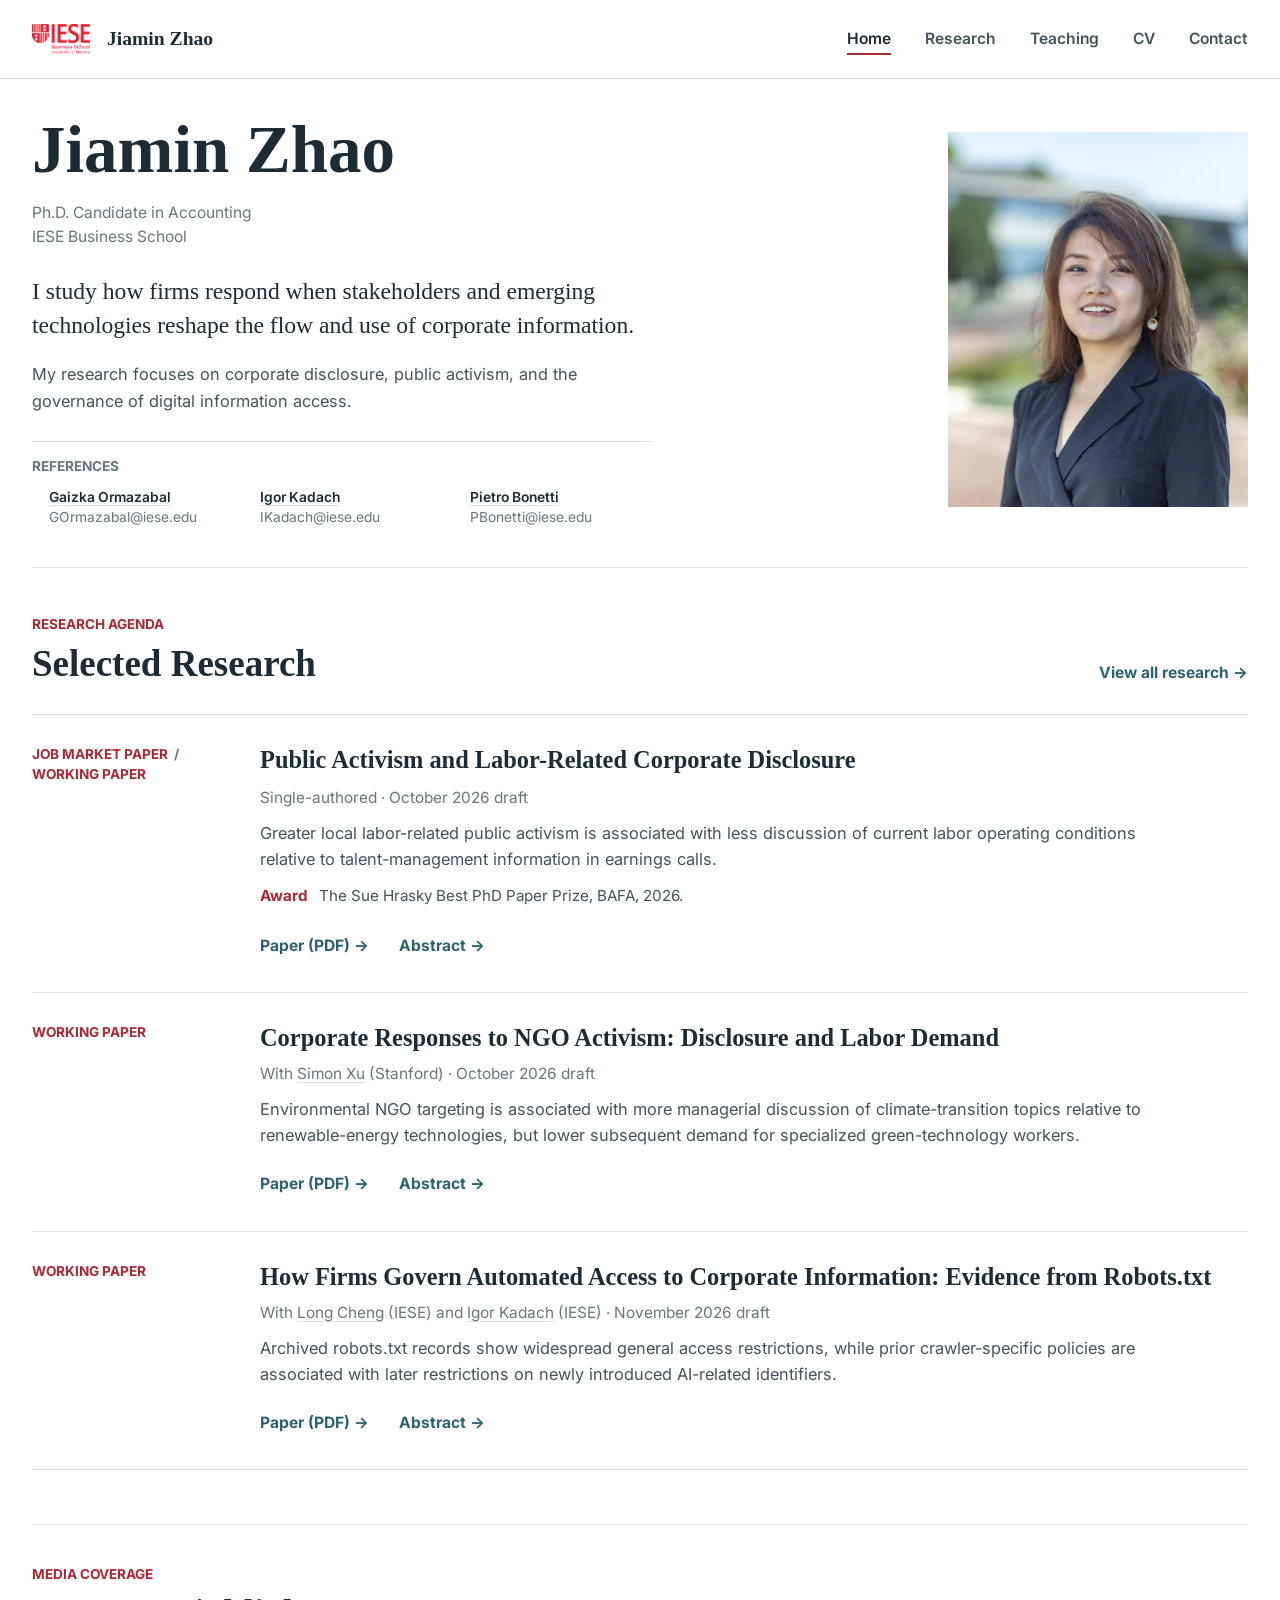
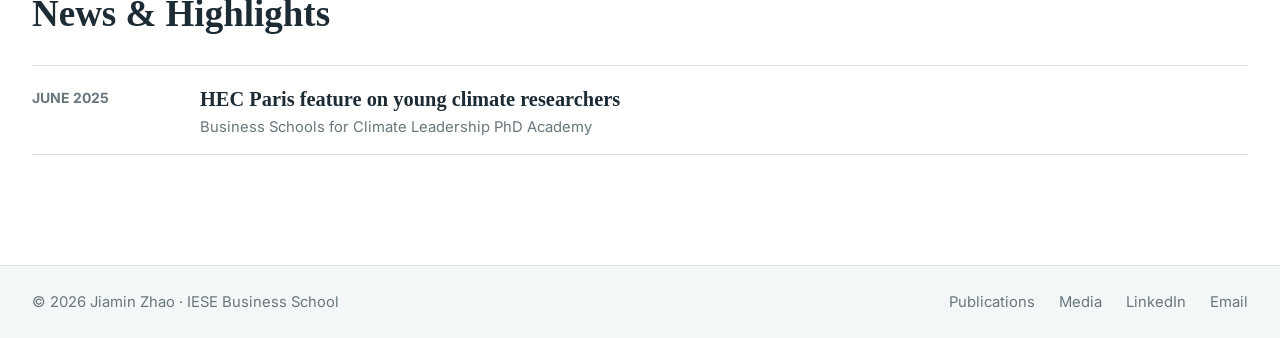
<file: index.html>
<!doctype html>
<html lang="en" class="no-js">
  <head>
    
      <meta charset="utf-8">
      <meta name="viewport" content="width=device-width,initial-scale=1">
      
        <meta name="description" content="Jiamin Zhao is an Accounting Ph.D. Candidate at IESE Business School studying corporate disclosure, public activism, and the governance of digital information access.">
      
      
      
        <link rel="canonical" href="https://zhao-jiamin.github.io/">
      
      
      
        <link rel="next" href="research/">
      
      
        
      
      
      <link rel="icon" href="assets/images/monogram.svg">
      <meta name="generator" content="mkdocs-1.6.1, mkdocs-material-9.8.2">
    
    
      
        <title>Home - Jiamin Zhao</title>
      
    
    
      <link rel="stylesheet" href="assets/stylesheets/main.57a0d79d.min.css">
      
        
        <link rel="stylesheet" href="assets/stylesheets/palette.fb2fffe2.min.css">
      
      


    
    
      
    
    
      
        
        
        <link rel="preconnect" href="https://fonts.gstatic.com" crossorigin>
        <link rel="stylesheet" href="https://fonts.googleapis.com/css?family=Inter:300,300i,400,400i,700,700i%7CJetBrains+Mono:400,400i,700,700i&display=fallback">
        <style>:root{--md-text-font:"Inter";--md-code-font:"JetBrains Mono"}</style>
      
    
    
      <link rel="stylesheet" href="assets/stylesheets/extra.css">
    
    <script>__md_scope=new URL(".",location),__md_hash=e=>[...e].reduce(((e,_)=>(e<<5)-e+_.charCodeAt(0)),0),__md_get=(e,_=localStorage,t=__md_scope)=>JSON.parse(_.getItem(t.pathname+"."+e)),__md_set=(e,_,t=localStorage,a=__md_scope)=>{try{t.setItem(a.pathname+"."+e,JSON.stringify(_))}catch(e){}}</script>
    
      

    
    
  
  

  </head>
  
  
    
    
    
    
    
    <body dir="ltr" data-md-color-scheme="default" data-md-color-primary="white" data-md-color-accent="red">
  
    
    <input class="md-toggle" data-md-toggle="drawer" type="checkbox" id="__drawer" autocomplete="off">
    <input class="md-toggle" data-md-toggle="search" type="checkbox" id="__search" autocomplete="off">
    <label class="md-overlay" for="__drawer"></label>
    <div data-md-component="skip">
      
    </div>
    <div data-md-component="announce">
      
    </div>
    
    
  <header class="site-header">
    <a class="site-skip" href="#main-content">Skip to content</a>
    <div class="site-header__inner">
      <a class="site-brand" href="." aria-label="Jiamin Zhao, home">
        <img src="assets/iese-logo.png" alt="IESE Business School" width="58" height="31">
        <span>Jiamin Zhao</span>
      </a>
      <nav class="site-nav" aria-label="Primary navigation">
        <a href="." aria-current="page">Home</a>
        <a href="research/" >Research</a>
        <a href="teaching/" >Teaching</a>
        <a href="assets/cv.pdf">CV</a>
        <a href="mailto:JZhao@iese.edu">Contact</a>
      </nav>
      <details class="site-menu">
        <summary>Menu</summary>
        <nav aria-label="Mobile navigation">
          <a href="." aria-current="page">Home</a>
          <a href="research/" >Research</a>
          <a href="teaching/" >Teaching</a>
          <a href="assets/cv.pdf">CV</a>
          <a href="mailto:JZhao@iese.edu">Contact</a>
        </nav>
      </details>
    </div>
  </header>

    <div class="md-container" data-md-component="container">
      
      
      <main class="md-main" data-md-component="main">
        <div class="md-main__inner md-grid">
          
          
  <div class="md-content" data-md-component="content">
    <article class="md-content__inner md-typeset" id="main-content" tabindex="-1">
      <div class="home-hero">
  <div class="hero-identity">
    <h1>Jiamin Zhao</h1>
    <p class="hero-role">Ph.D. Candidate in Accounting<br>IESE Business School</p>
  </div>
  <figure class="hero-portrait">
    <img src="assets/images/profile.jpg" alt="Portrait of Jiamin Zhao" width="800" height="1000" fetchpriority="high">
  </figure>
  <div class="hero-message">
    <p class="hero-statement">I study how firms respond when stakeholders and emerging technologies reshape the flow and use of corporate information.</p>
    <p class="hero-support">My research focuses on corporate disclosure, public activism, and the governance of digital information access.</p>
    <section class="hero-references" aria-labelledby="references-heading">
      <h2 id="references-heading">References</h2>
      <ul>
        <li><a href="https://www.iese.edu/faculty-research/faculty/gaizka-ormazabal/">Gaizka Ormazabal</a><a href="mailto:GOrmazabal@iese.edu">GOrmazabal@iese.edu</a></li>
        <li><a href="https://www.iese.edu/faculty-research/faculty/igor-kadach/">Igor Kadach</a><a href="mailto:IKadach@iese.edu">IKadach@iese.edu</a></li>
        <li><a href="https://www.iese.edu/faculty-research/faculty/pietro-bonetti/">Pietro Bonetti</a><a href="mailto:PBonetti@iese.edu">PBonetti@iese.edu</a></li>
      </ul>
    </section>
  </div>
</div>

<section class="home-research" aria-labelledby="selected-research">
  <div class="section-heading">
    <div>
      <p class="eyebrow">Research agenda</p>
      <h2 id="selected-research">Selected Research</h2>
    </div>
    <a href="research/" class="section-link">View all research <span aria-hidden="true">&rarr;</span></a>
  </div>

  <article class="research-preview">
    <p class="research-preview__label">Job Market Paper <span aria-hidden="true">/</span> Working paper</p>
    <h3><a href="research/#job-market-paper">Public Activism and Labor-Related Corporate Disclosure</a></h3>
    <p class="research-preview__authors">Single-authored <span aria-hidden="true">&middot;</span> October 2026 draft</p>
    <p class="research-preview__summary">Greater local labor-related public activism is associated with less discussion of current labor operating conditions relative to talent-management information in earnings calls.</p>
    <p class="research-preview__award"><strong>Award</strong> The Sue Hrasky Best PhD Paper Prize, BAFA, 2026.</p>
    <div class="paper-links">
      <a href="assets/job-market-paper.pdf">Paper (PDF) <span aria-hidden="true">&rarr;</span></a>
      <a href="research/#job-market-abstract">Abstract <span aria-hidden="true">&rarr;</span></a>
    </div>
  </article>

  <article class="research-preview">
    <p class="research-preview__label">Working paper</p>
    <h3><a href="research/#ngo-activism">Corporate Responses to NGO Activism: Disclosure and Labor Demand</a></h3>
    <p class="research-preview__authors">With <a href="https://www.simondzxu.com/home">Simon Xu</a> (Stanford) <span aria-hidden="true">&middot;</span> October 2026 draft</p>
    <p class="research-preview__summary">Environmental NGO targeting is associated with more managerial discussion of climate-transition topics relative to renewable-energy technologies, but lower subsequent demand for specialized green-technology workers.</p>
    <div class="paper-links">
      <a href="assets/ngo-activism-paper.pdf">Paper (PDF) <span aria-hidden="true">&rarr;</span></a>
      <a href="research/#ngo-abstract">Abstract <span aria-hidden="true">&rarr;</span></a>
    </div>
  </article>

  <article class="research-preview">
    <p class="research-preview__label">Working paper</p>
    <h3><a href="research/#automated-access">How Firms Govern Automated Access to Corporate Information: Evidence from Robots.txt</a></h3>
    <p class="research-preview__authors">With <a href="https://www.iese.edu/phd-in-management/students/long-cheng/">Long Cheng</a> (IESE) and <a href="https://www.iese.edu/faculty-research/faculty/igor-kadach/">Igor Kadach</a> (IESE) <span aria-hidden="true">&middot;</span> November 2026 draft</p>
    <p class="research-preview__summary">Archived robots.txt records show widespread general access restrictions, while prior crawler-specific policies are associated with later restrictions on newly introduced AI-related identifiers.</p>
    <div class="paper-links">
      <a href="assets/automated-access-paper.pdf">Paper (PDF) <span aria-hidden="true">&rarr;</span></a>
      <a href="research/#automated-access-abstract">Abstract <span aria-hidden="true">&rarr;</span></a>
    </div>
  </article>
</section>

<section class="home-highlights" aria-labelledby="news-highlights">
  <div class="section-heading">
    <div>
      <p class="eyebrow">Media coverage</p>
      <h2 id="news-highlights">News &amp; Highlights</h2>
    </div>
  </div>
  <article class="highlight-entry">
    <p class="highlight-date">June 2025</p>
    <p><a href="https://www.hec.edu/en/society-organizations-center/news/young-researchers-converge-hec-paris-rethink-climate-leadership">HEC Paris feature on young climate researchers</a><span>Business Schools for Climate Leadership PhD Academy</span></p>
  </article>
</section>
    </article>
  </div>

          
<script>var target=document.getElementById(location.hash.slice(1));target&&target.name&&(target.checked=target.name.startsWith("__tabbed_"))</script>
        </div>
        
      </main>
      
  <footer class="site-footer">
    <div class="site-footer__inner">
      <p>&copy; 2026 Jiamin Zhao <span aria-hidden="true">&middot;</span> IESE Business School</p>
      <nav aria-label="Secondary navigation">
        <a href="publications/">Publications</a>
        <a href="insights/">Media</a>
        <a href="https://www.linkedin.com/in/jiamin-zhao-689607228/">LinkedIn</a>
        <a href="mailto:JZhao@iese.edu">Email</a>
      </nav>
    </div>
  </footer>

    </div>
    <div class="md-dialog" data-md-component="dialog">
      <div class="md-dialog__inner md-typeset"></div>
    </div>
    
    
    
      
      
      <script id="__config" type="application/json">{"annotate": null, "base": ".", "features": [], "search": "assets/javascripts/workers/search.a7633da7.min.js", "tags": null, "translations": {"clipboard.copied": "Copied to clipboard", "clipboard.copy": "Copy to clipboard", "search.result.more.one": "1 more on this page", "search.result.more.other": "# more on this page", "search.result.none": "No matching documents", "search.result.one": "1 matching document", "search.result.other": "# matching documents", "search.result.placeholder": "Type to start searching", "search.result.term.missing": "Missing", "select.version": "Select version"}, "version": null}</script>
    
    
      <script src="assets/javascripts/bundle.a5f9d56c.min.js"></script>
      
    
  </body>
</html>
</file>
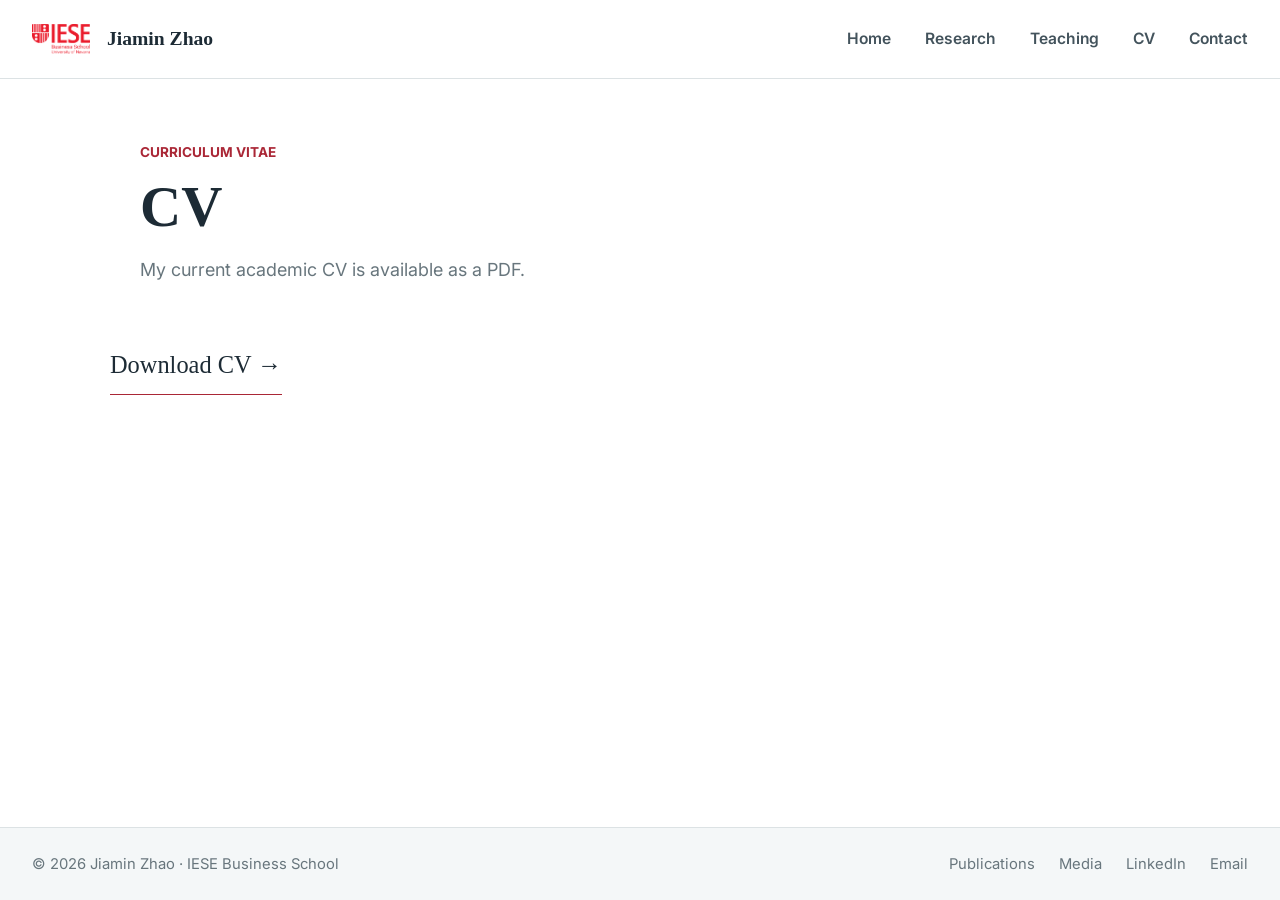
<file: cv/index.html>
<!doctype html>
<html lang="en" class="no-js">
  <head>
    
      <meta charset="utf-8">
      <meta name="viewport" content="width=device-width,initial-scale=1">
      
        <meta name="description" content="Download the academic curriculum vitae of Jiamin Zhao.">
      
      
      
        <link rel="canonical" href="https://zhao-jiamin.github.io/cv/">
      
      
        <link rel="prev" href="../insights/">
      
      
      
        
      
      
      <link rel="icon" href="../assets/images/monogram.svg">
      <meta name="generator" content="mkdocs-1.6.1, mkdocs-material-9.8.2">
    
    
      
        <title>CV - Jiamin Zhao</title>
      
    
    
      <link rel="stylesheet" href="../assets/stylesheets/main.57a0d79d.min.css">
      
        
        <link rel="stylesheet" href="../assets/stylesheets/palette.fb2fffe2.min.css">
      
      


    
    
      
    
    
      
        
        
        <link rel="preconnect" href="https://fonts.gstatic.com" crossorigin>
        <link rel="stylesheet" href="https://fonts.googleapis.com/css?family=Inter:300,300i,400,400i,700,700i%7CJetBrains+Mono:400,400i,700,700i&display=fallback">
        <style>:root{--md-text-font:"Inter";--md-code-font:"JetBrains Mono"}</style>
      
    
    
      <link rel="stylesheet" href="../assets/stylesheets/extra.css">
    
    <script>__md_scope=new URL("..",location),__md_hash=e=>[...e].reduce(((e,_)=>(e<<5)-e+_.charCodeAt(0)),0),__md_get=(e,_=localStorage,t=__md_scope)=>JSON.parse(_.getItem(t.pathname+"."+e)),__md_set=(e,_,t=localStorage,a=__md_scope)=>{try{t.setItem(a.pathname+"."+e,JSON.stringify(_))}catch(e){}}</script>
    
      

    
    
  
  

  </head>
  
  
    
    
    
    
    
    <body dir="ltr" data-md-color-scheme="default" data-md-color-primary="white" data-md-color-accent="red">
  
    
    <input class="md-toggle" data-md-toggle="drawer" type="checkbox" id="__drawer" autocomplete="off">
    <input class="md-toggle" data-md-toggle="search" type="checkbox" id="__search" autocomplete="off">
    <label class="md-overlay" for="__drawer"></label>
    <div data-md-component="skip">
      
    </div>
    <div data-md-component="announce">
      
    </div>
    
    
  <header class="site-header">
    <a class="site-skip" href="#main-content">Skip to content</a>
    <div class="site-header__inner">
      <a class="site-brand" href=".." aria-label="Jiamin Zhao, home">
        <img src="../assets/iese-logo.png" alt="IESE Business School" width="58" height="31">
        <span>Jiamin Zhao</span>
      </a>
      <nav class="site-nav" aria-label="Primary navigation">
        <a href=".." >Home</a>
        <a href="../research/" >Research</a>
        <a href="../teaching/" >Teaching</a>
        <a href="../assets/cv.pdf">CV</a>
        <a href="mailto:JZhao@iese.edu">Contact</a>
      </nav>
      <details class="site-menu">
        <summary>Menu</summary>
        <nav aria-label="Mobile navigation">
          <a href=".." >Home</a>
          <a href="../research/" >Research</a>
          <a href="../teaching/" >Teaching</a>
          <a href="../assets/cv.pdf">CV</a>
          <a href="mailto:JZhao@iese.edu">Contact</a>
        </nav>
      </details>
    </div>
  </header>

    <div class="md-container" data-md-component="container">
      
      
      <main class="md-main" data-md-component="main">
        <div class="md-main__inner md-grid">
          
          
  <div class="md-content" data-md-component="content">
    <article class="md-content__inner md-typeset" id="main-content" tabindex="-1">
      <header class="page-heading">
  <p class="eyebrow">Curriculum vitae</p>
  <h1>CV</h1>
  <p>My current academic CV is available as a PDF.</p>
</header>

<p class="cv-download"><a href="../assets/cv.pdf">Download CV <span aria-hidden="true">&rarr;</span></a></p>
    </article>
  </div>

          
<script>var target=document.getElementById(location.hash.slice(1));target&&target.name&&(target.checked=target.name.startsWith("__tabbed_"))</script>
        </div>
        
      </main>
      
  <footer class="site-footer">
    <div class="site-footer__inner">
      <p>&copy; 2026 Jiamin Zhao <span aria-hidden="true">&middot;</span> IESE Business School</p>
      <nav aria-label="Secondary navigation">
        <a href="../publications/">Publications</a>
        <a href="../insights/">Media</a>
        <a href="https://www.linkedin.com/in/jiamin-zhao-689607228/">LinkedIn</a>
        <a href="mailto:JZhao@iese.edu">Email</a>
      </nav>
    </div>
  </footer>

    </div>
    <div class="md-dialog" data-md-component="dialog">
      <div class="md-dialog__inner md-typeset"></div>
    </div>
    
    
    
      
      
      <script id="__config" type="application/json">{"annotate": null, "base": "..", "features": [], "search": "../assets/javascripts/workers/search.a7633da7.min.js", "tags": null, "translations": {"clipboard.copied": "Copied to clipboard", "clipboard.copy": "Copy to clipboard", "search.result.more.one": "1 more on this page", "search.result.more.other": "# more on this page", "search.result.none": "No matching documents", "search.result.one": "1 matching document", "search.result.other": "# matching documents", "search.result.placeholder": "Type to start searching", "search.result.term.missing": "Missing", "select.version": "Select version"}, "version": null}</script>
    
    
      <script src="../assets/javascripts/bundle.a5f9d56c.min.js"></script>
      
    
  </body>
</html>
</file>
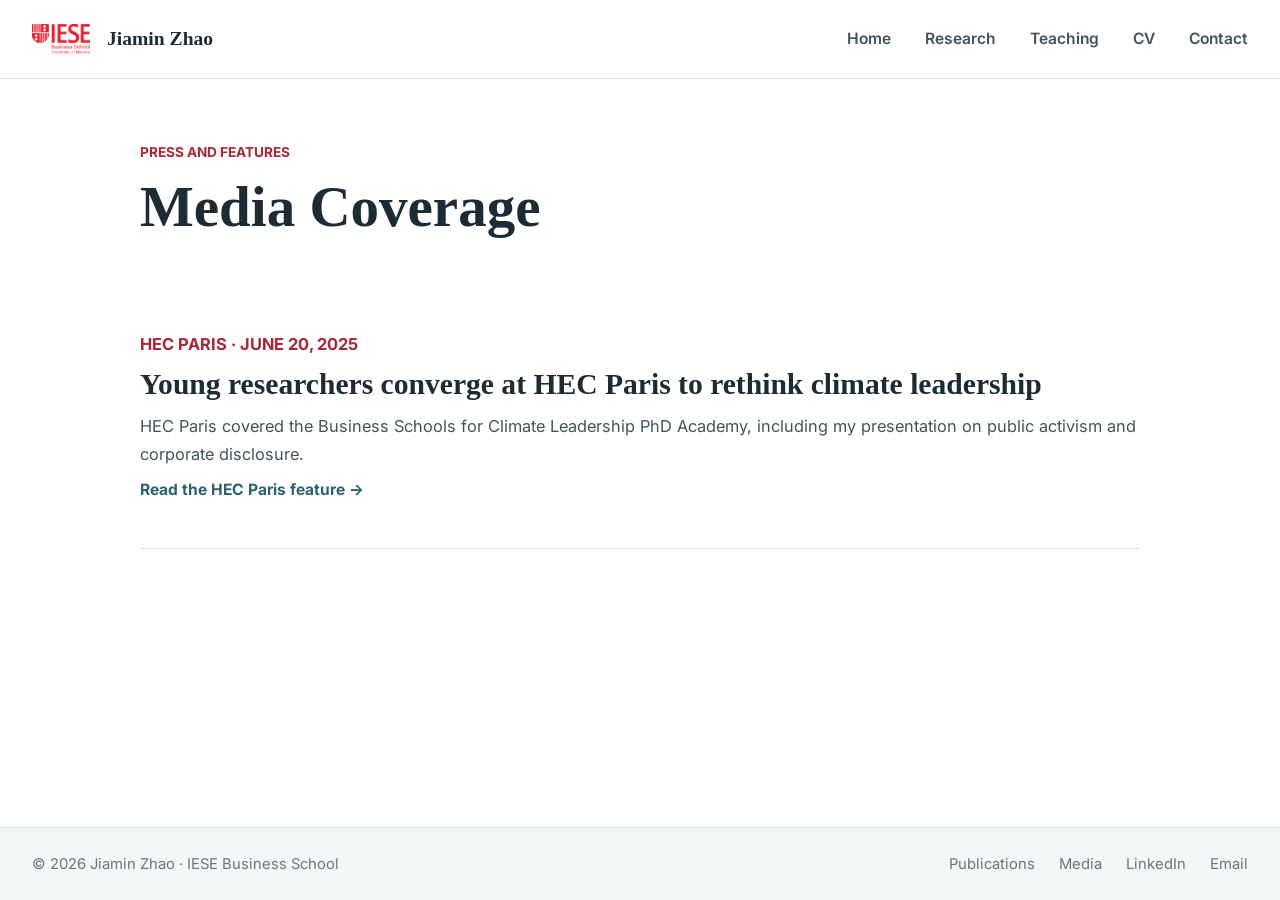
<file: insights/index.html>
<!doctype html>
<html lang="en" class="no-js">
  <head>
    
      <meta charset="utf-8">
      <meta name="viewport" content="width=device-width,initial-scale=1">
      
        <meta name="description" content="HEC Paris coverage of Jiamin Zhao's research presentation at the Business Schools for Climate Leadership PhD Academy.">
      
      
      
        <link rel="canonical" href="https://zhao-jiamin.github.io/insights/">
      
      
        <link rel="prev" href="../teaching/">
      
      
        <link rel="next" href="../cv/">
      
      
        
      
      
      <link rel="icon" href="../assets/images/monogram.svg">
      <meta name="generator" content="mkdocs-1.6.1, mkdocs-material-9.8.2">
    
    
      
        <title>Media - Jiamin Zhao</title>
      
    
    
      <link rel="stylesheet" href="../assets/stylesheets/main.57a0d79d.min.css">
      
        
        <link rel="stylesheet" href="../assets/stylesheets/palette.fb2fffe2.min.css">
      
      


    
    
      
    
    
      
        
        
        <link rel="preconnect" href="https://fonts.gstatic.com" crossorigin>
        <link rel="stylesheet" href="https://fonts.googleapis.com/css?family=Inter:300,300i,400,400i,700,700i%7CJetBrains+Mono:400,400i,700,700i&display=fallback">
        <style>:root{--md-text-font:"Inter";--md-code-font:"JetBrains Mono"}</style>
      
    
    
      <link rel="stylesheet" href="../assets/stylesheets/extra.css">
    
    <script>__md_scope=new URL("..",location),__md_hash=e=>[...e].reduce(((e,_)=>(e<<5)-e+_.charCodeAt(0)),0),__md_get=(e,_=localStorage,t=__md_scope)=>JSON.parse(_.getItem(t.pathname+"."+e)),__md_set=(e,_,t=localStorage,a=__md_scope)=>{try{t.setItem(a.pathname+"."+e,JSON.stringify(_))}catch(e){}}</script>
    
      

    
    
  
  

  </head>
  
  
    
    
    
    
    
    <body dir="ltr" data-md-color-scheme="default" data-md-color-primary="white" data-md-color-accent="red">
  
    
    <input class="md-toggle" data-md-toggle="drawer" type="checkbox" id="__drawer" autocomplete="off">
    <input class="md-toggle" data-md-toggle="search" type="checkbox" id="__search" autocomplete="off">
    <label class="md-overlay" for="__drawer"></label>
    <div data-md-component="skip">
      
    </div>
    <div data-md-component="announce">
      
    </div>
    
    
  <header class="site-header">
    <a class="site-skip" href="#main-content">Skip to content</a>
    <div class="site-header__inner">
      <a class="site-brand" href=".." aria-label="Jiamin Zhao, home">
        <img src="../assets/iese-logo.png" alt="IESE Business School" width="58" height="31">
        <span>Jiamin Zhao</span>
      </a>
      <nav class="site-nav" aria-label="Primary navigation">
        <a href=".." >Home</a>
        <a href="../research/" >Research</a>
        <a href="../teaching/" >Teaching</a>
        <a href="../assets/cv.pdf">CV</a>
        <a href="mailto:JZhao@iese.edu">Contact</a>
      </nav>
      <details class="site-menu">
        <summary>Menu</summary>
        <nav aria-label="Mobile navigation">
          <a href=".." >Home</a>
          <a href="../research/" >Research</a>
          <a href="../teaching/" >Teaching</a>
          <a href="../assets/cv.pdf">CV</a>
          <a href="mailto:JZhao@iese.edu">Contact</a>
        </nav>
      </details>
    </div>
  </header>

    <div class="md-container" data-md-component="container">
      
      
      <main class="md-main" data-md-component="main">
        <div class="md-main__inner md-grid">
          
          
  <div class="md-content" data-md-component="content">
    <article class="md-content__inner md-typeset" id="main-content" tabindex="-1">
      <header class="page-heading">
  <p class="eyebrow">Press and features</p>
  <h1>Media Coverage</h1>
</header>

<section class="academic-section" aria-label="Media coverage">
  <article class="insight-entry">
    <p class="paper-kicker">HEC Paris <span aria-hidden="true">&middot;</span> June 20, 2025</p>
    <h2><a href="https://www.hec.edu/en/society-organizations-center/news/young-researchers-converge-hec-paris-rethink-climate-leadership">Young researchers converge at HEC Paris to rethink climate leadership</a></h2>
    <p>HEC Paris covered the Business Schools for Climate Leadership PhD Academy, including my presentation on public activism and corporate disclosure.</p>
    <a class="text-link" href="https://www.hec.edu/en/society-organizations-center/news/young-researchers-converge-hec-paris-rethink-climate-leadership">Read the HEC Paris feature <span aria-hidden="true">&rarr;</span></a>
  </article>
</section>
    </article>
  </div>

          
<script>var target=document.getElementById(location.hash.slice(1));target&&target.name&&(target.checked=target.name.startsWith("__tabbed_"))</script>
        </div>
        
      </main>
      
  <footer class="site-footer">
    <div class="site-footer__inner">
      <p>&copy; 2026 Jiamin Zhao <span aria-hidden="true">&middot;</span> IESE Business School</p>
      <nav aria-label="Secondary navigation">
        <a href="../publications/">Publications</a>
        <a href="./">Media</a>
        <a href="https://www.linkedin.com/in/jiamin-zhao-689607228/">LinkedIn</a>
        <a href="mailto:JZhao@iese.edu">Email</a>
      </nav>
    </div>
  </footer>

    </div>
    <div class="md-dialog" data-md-component="dialog">
      <div class="md-dialog__inner md-typeset"></div>
    </div>
    
    
    
      
      
      <script id="__config" type="application/json">{"annotate": null, "base": "..", "features": [], "search": "../assets/javascripts/workers/search.a7633da7.min.js", "tags": null, "translations": {"clipboard.copied": "Copied to clipboard", "clipboard.copy": "Copy to clipboard", "search.result.more.one": "1 more on this page", "search.result.more.other": "# more on this page", "search.result.none": "No matching documents", "search.result.one": "1 matching document", "search.result.other": "# matching documents", "search.result.placeholder": "Type to start searching", "search.result.term.missing": "Missing", "select.version": "Select version"}, "version": null}</script>
    
    
      <script src="../assets/javascripts/bundle.a5f9d56c.min.js"></script>
      
    
  </body>
</html>
</file>
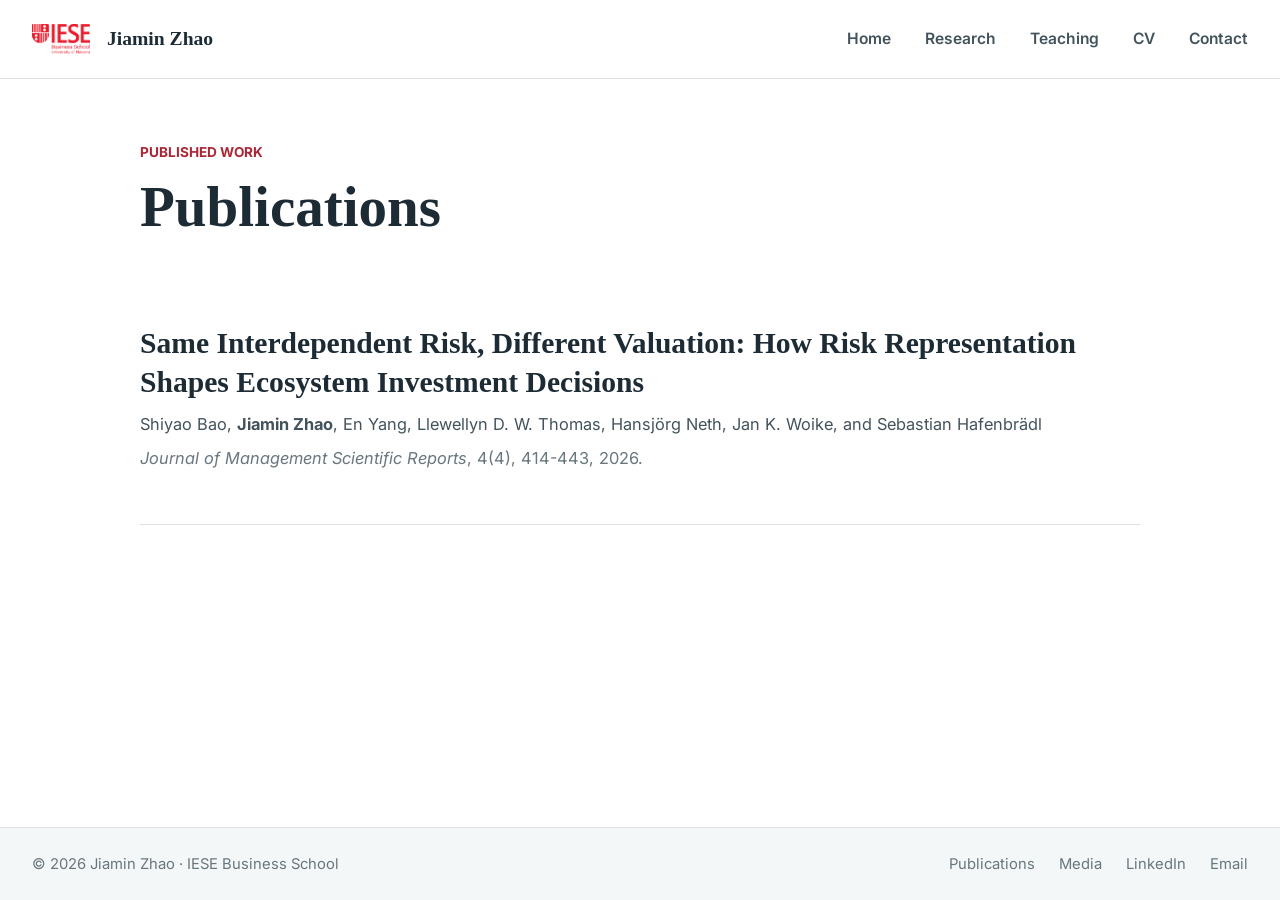
<file: publications/index.html>
<!doctype html>
<html lang="en" class="no-js">
  <head>
    
      <meta charset="utf-8">
      <meta name="viewport" content="width=device-width,initial-scale=1">
      
        <meta name="description" content="Published research by Jiamin Zhao.">
      
      
      
        <link rel="canonical" href="https://zhao-jiamin.github.io/publications/">
      
      
        <link rel="prev" href="../research/">
      
      
        <link rel="next" href="../teaching/">
      
      
        
      
      
      <link rel="icon" href="../assets/images/monogram.svg">
      <meta name="generator" content="mkdocs-1.6.1, mkdocs-material-9.8.2">
    
    
      
        <title>Publications - Jiamin Zhao</title>
      
    
    
      <link rel="stylesheet" href="../assets/stylesheets/main.57a0d79d.min.css">
      
        
        <link rel="stylesheet" href="../assets/stylesheets/palette.fb2fffe2.min.css">
      
      


    
    
      
    
    
      
        
        
        <link rel="preconnect" href="https://fonts.gstatic.com" crossorigin>
        <link rel="stylesheet" href="https://fonts.googleapis.com/css?family=Inter:300,300i,400,400i,700,700i%7CJetBrains+Mono:400,400i,700,700i&display=fallback">
        <style>:root{--md-text-font:"Inter";--md-code-font:"JetBrains Mono"}</style>
      
    
    
      <link rel="stylesheet" href="../assets/stylesheets/extra.css">
    
    <script>__md_scope=new URL("..",location),__md_hash=e=>[...e].reduce(((e,_)=>(e<<5)-e+_.charCodeAt(0)),0),__md_get=(e,_=localStorage,t=__md_scope)=>JSON.parse(_.getItem(t.pathname+"."+e)),__md_set=(e,_,t=localStorage,a=__md_scope)=>{try{t.setItem(a.pathname+"."+e,JSON.stringify(_))}catch(e){}}</script>
    
      

    
    
  
  

  </head>
  
  
    
    
    
    
    
    <body dir="ltr" data-md-color-scheme="default" data-md-color-primary="white" data-md-color-accent="red">
  
    
    <input class="md-toggle" data-md-toggle="drawer" type="checkbox" id="__drawer" autocomplete="off">
    <input class="md-toggle" data-md-toggle="search" type="checkbox" id="__search" autocomplete="off">
    <label class="md-overlay" for="__drawer"></label>
    <div data-md-component="skip">
      
    </div>
    <div data-md-component="announce">
      
    </div>
    
    
  <header class="site-header">
    <a class="site-skip" href="#main-content">Skip to content</a>
    <div class="site-header__inner">
      <a class="site-brand" href=".." aria-label="Jiamin Zhao, home">
        <img src="../assets/iese-logo.png" alt="IESE Business School" width="58" height="31">
        <span>Jiamin Zhao</span>
      </a>
      <nav class="site-nav" aria-label="Primary navigation">
        <a href=".." >Home</a>
        <a href="../research/" >Research</a>
        <a href="../teaching/" >Teaching</a>
        <a href="../assets/cv.pdf">CV</a>
        <a href="mailto:JZhao@iese.edu">Contact</a>
      </nav>
      <details class="site-menu">
        <summary>Menu</summary>
        <nav aria-label="Mobile navigation">
          <a href=".." >Home</a>
          <a href="../research/" >Research</a>
          <a href="../teaching/" >Teaching</a>
          <a href="../assets/cv.pdf">CV</a>
          <a href="mailto:JZhao@iese.edu">Contact</a>
        </nav>
      </details>
    </div>
  </header>

    <div class="md-container" data-md-component="container">
      
      
      <main class="md-main" data-md-component="main">
        <div class="md-main__inner md-grid">
          
          
  <div class="md-content" data-md-component="content">
    <article class="md-content__inner md-typeset" id="main-content" tabindex="-1">
      <header class="page-heading">
  <p class="eyebrow">Published work</p>
  <h1>Publications</h1>
</header>

<section class="academic-section" aria-label="Publications">
  <article class="publication-entry">
    <h2>Same Interdependent Risk, Different Valuation: How Risk Representation Shapes Ecosystem Investment Decisions</h2>
    <p>Shiyao Bao, <strong>Jiamin Zhao</strong>, En Yang, Llewellyn D. W. Thomas, Hansj&ouml;rg Neth, Jan K. Woike, and Sebastian Hafenbr&auml;dl</p>
    <p class="publication-source"><em>Journal of Management Scientific Reports</em>, 4(4), 414-443, 2026.</p>
  </article>
</section>
    </article>
  </div>

          
<script>var target=document.getElementById(location.hash.slice(1));target&&target.name&&(target.checked=target.name.startsWith("__tabbed_"))</script>
        </div>
        
      </main>
      
  <footer class="site-footer">
    <div class="site-footer__inner">
      <p>&copy; 2026 Jiamin Zhao <span aria-hidden="true">&middot;</span> IESE Business School</p>
      <nav aria-label="Secondary navigation">
        <a href="./">Publications</a>
        <a href="../insights/">Media</a>
        <a href="https://www.linkedin.com/in/jiamin-zhao-689607228/">LinkedIn</a>
        <a href="mailto:JZhao@iese.edu">Email</a>
      </nav>
    </div>
  </footer>

    </div>
    <div class="md-dialog" data-md-component="dialog">
      <div class="md-dialog__inner md-typeset"></div>
    </div>
    
    
    
      
      
      <script id="__config" type="application/json">{"annotate": null, "base": "..", "features": [], "search": "../assets/javascripts/workers/search.a7633da7.min.js", "tags": null, "translations": {"clipboard.copied": "Copied to clipboard", "clipboard.copy": "Copy to clipboard", "search.result.more.one": "1 more on this page", "search.result.more.other": "# more on this page", "search.result.none": "No matching documents", "search.result.one": "1 matching document", "search.result.other": "# matching documents", "search.result.placeholder": "Type to start searching", "search.result.term.missing": "Missing", "select.version": "Select version"}, "version": null}</script>
    
    
      <script src="../assets/javascripts/bundle.a5f9d56c.min.js"></script>
      
    
  </body>
</html>
</file>
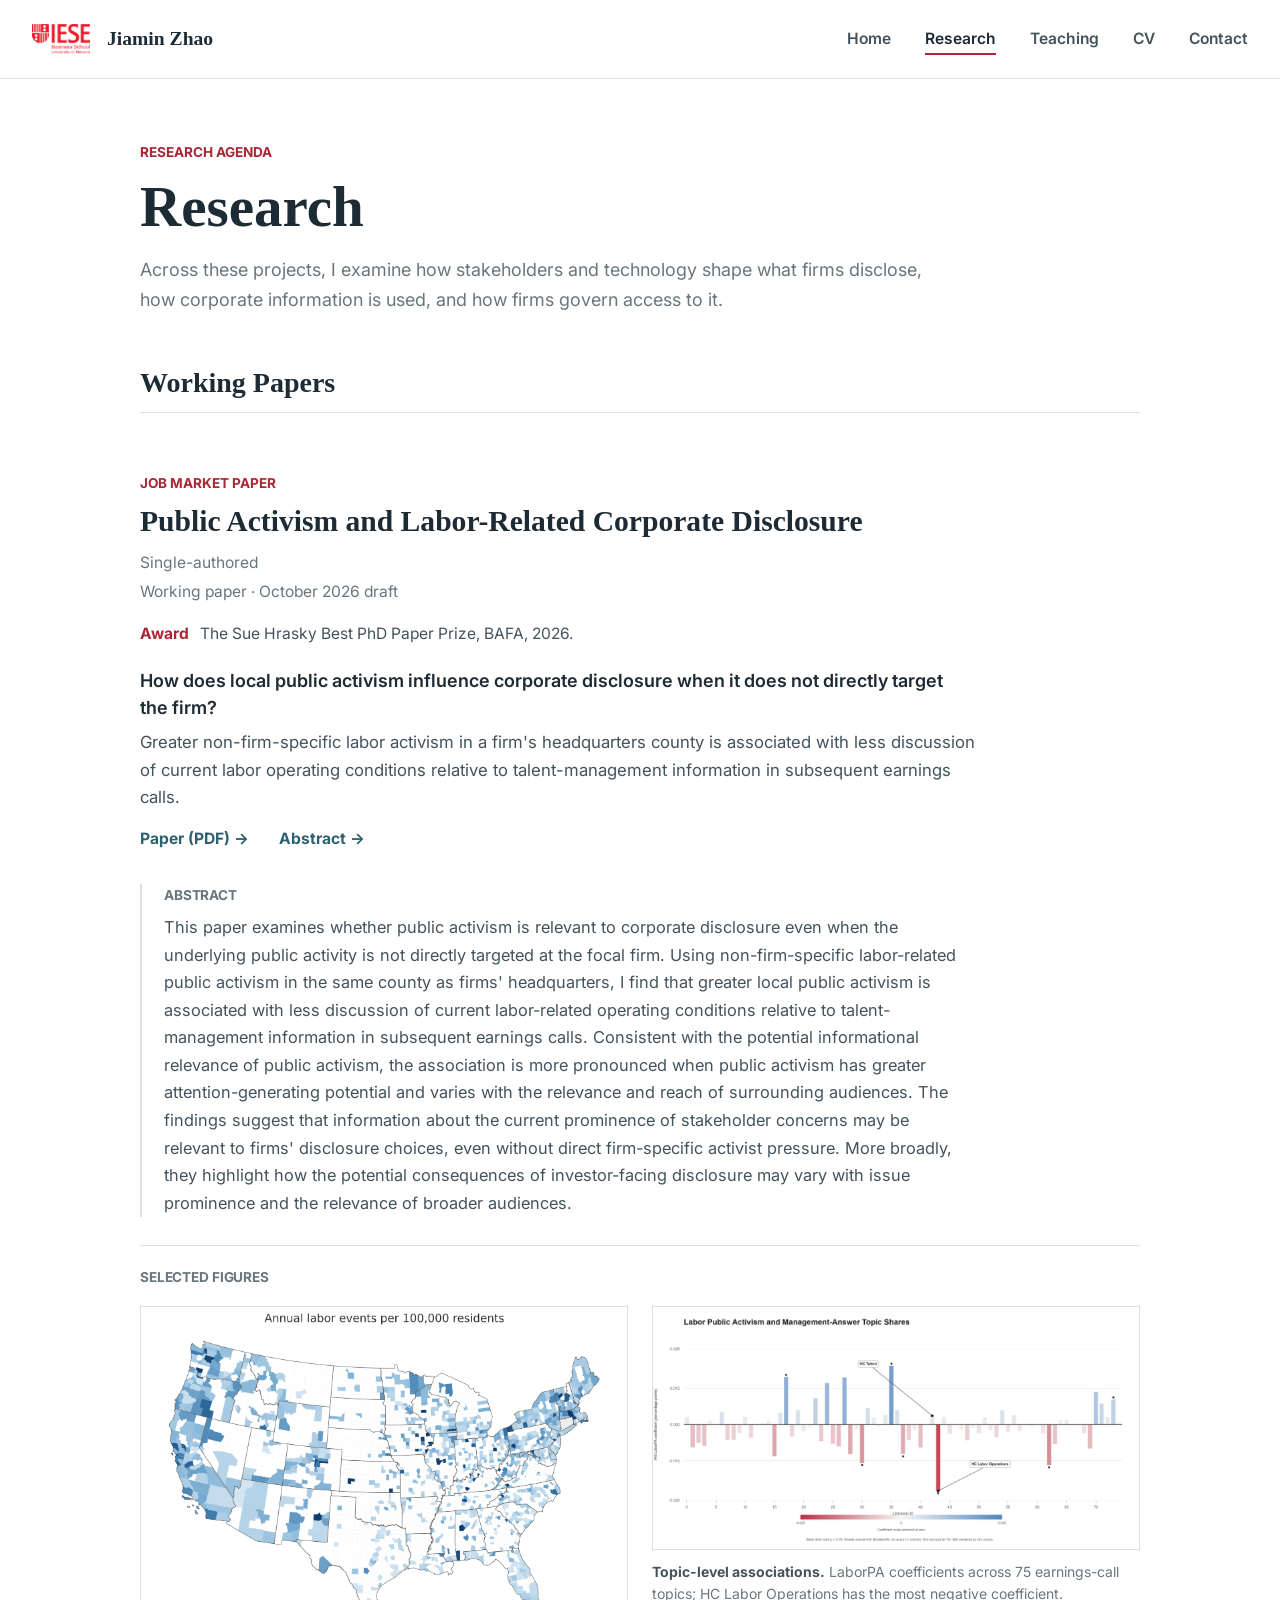
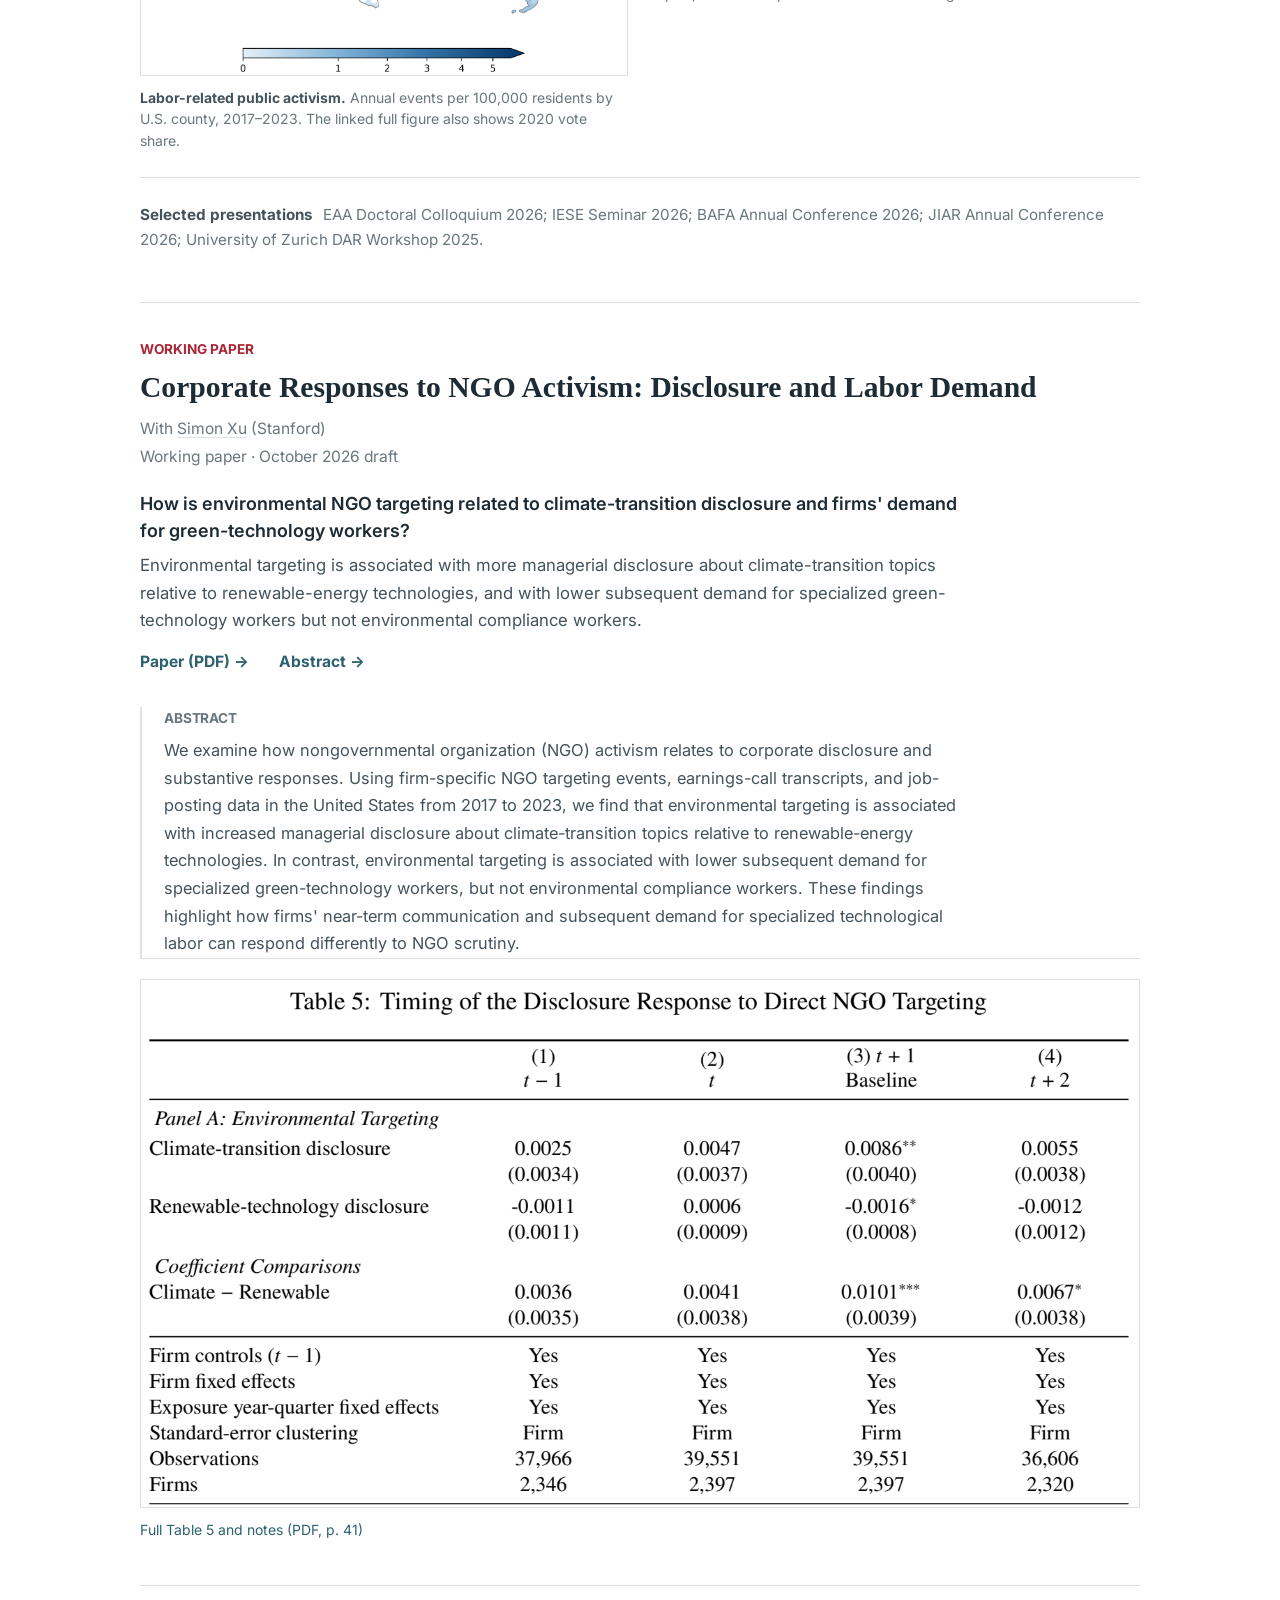
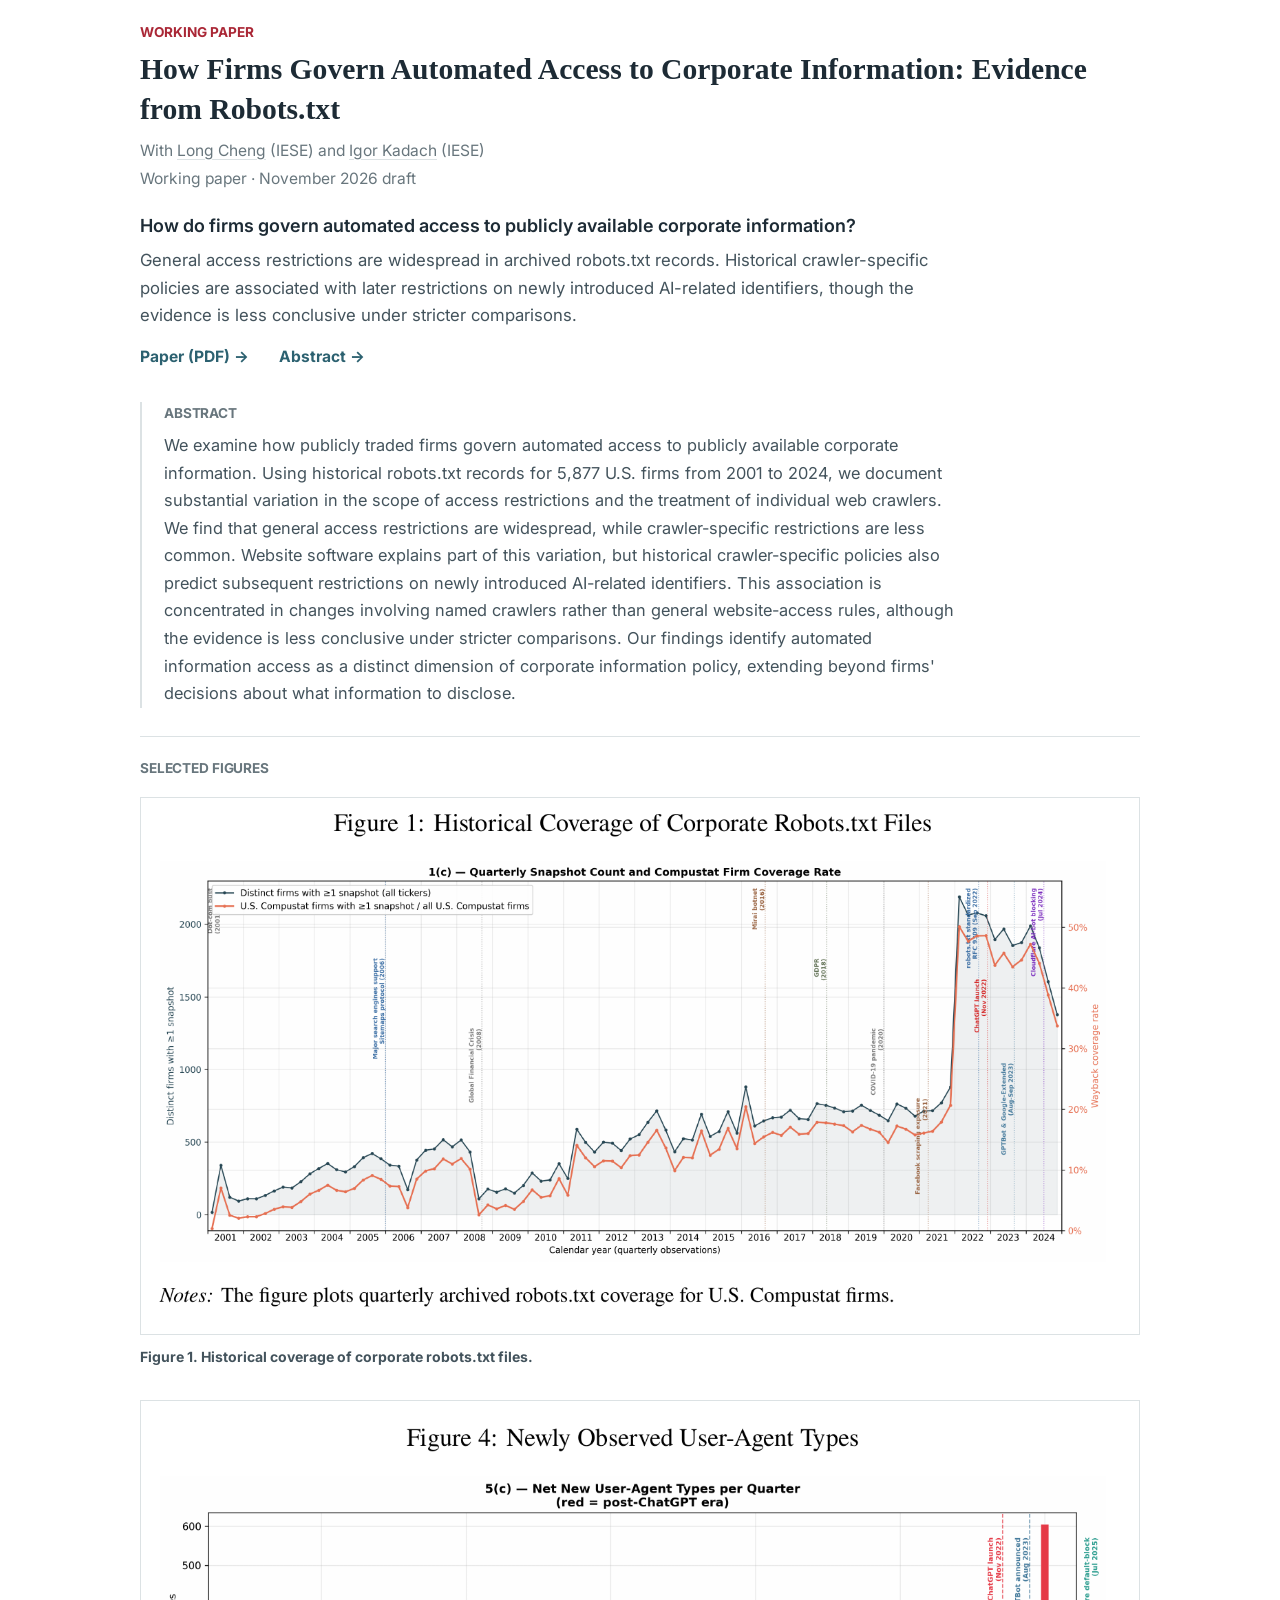
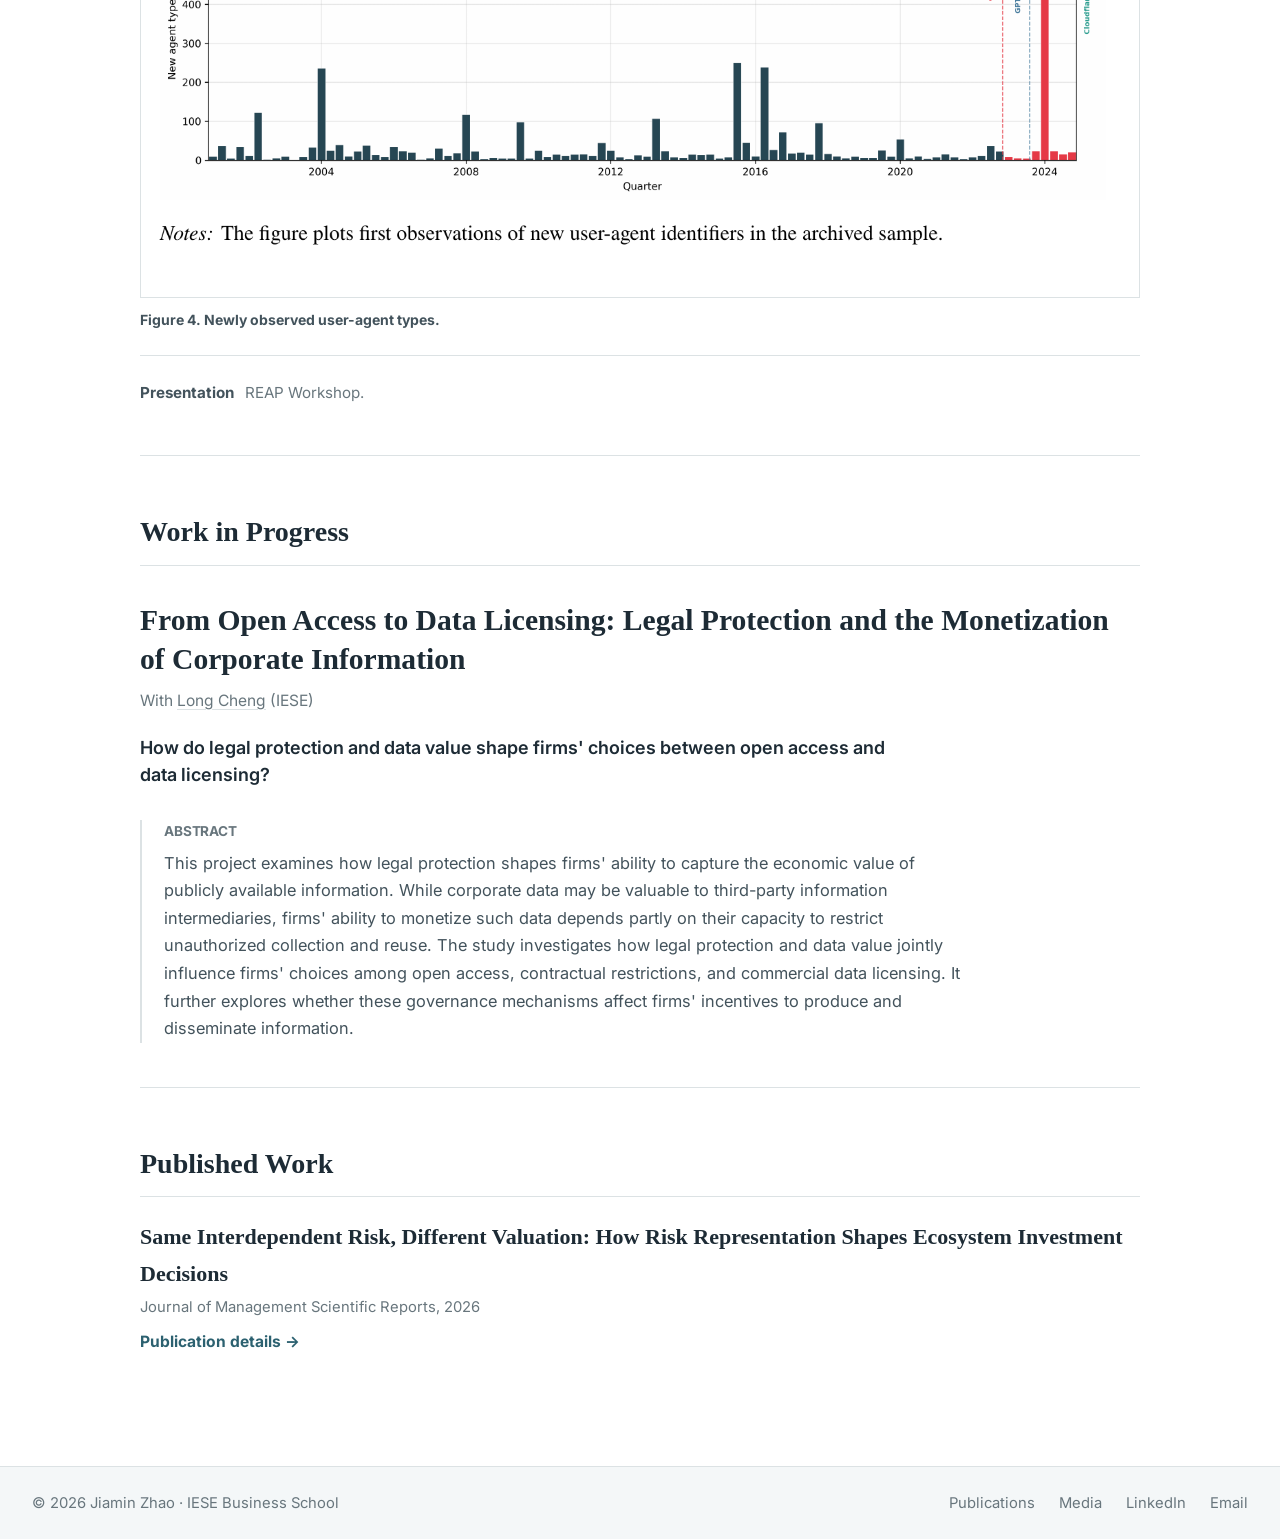
<file: research/index.html>
<!doctype html>
<html lang="en" class="no-js">
  <head>
    
      <meta charset="utf-8">
      <meta name="viewport" content="width=device-width,initial-scale=1">
      
        <meta name="description" content="Research by Jiamin Zhao on stakeholder pressure, corporate disclosure, and governance of digital information access.">
      
      
      
        <link rel="canonical" href="https://zhao-jiamin.github.io/research/">
      
      
        <link rel="prev" href="..">
      
      
        <link rel="next" href="../publications/">
      
      
        
      
      
      <link rel="icon" href="../assets/images/monogram.svg">
      <meta name="generator" content="mkdocs-1.6.1, mkdocs-material-9.8.2">
    
    
      
        <title>Research - Jiamin Zhao</title>
      
    
    
      <link rel="stylesheet" href="../assets/stylesheets/main.57a0d79d.min.css">
      
        
        <link rel="stylesheet" href="../assets/stylesheets/palette.fb2fffe2.min.css">
      
      


    
    
      
    
    
      
        
        
        <link rel="preconnect" href="https://fonts.gstatic.com" crossorigin>
        <link rel="stylesheet" href="https://fonts.googleapis.com/css?family=Inter:300,300i,400,400i,700,700i%7CJetBrains+Mono:400,400i,700,700i&display=fallback">
        <style>:root{--md-text-font:"Inter";--md-code-font:"JetBrains Mono"}</style>
      
    
    
      <link rel="stylesheet" href="../assets/stylesheets/extra.css">
    
    <script>__md_scope=new URL("..",location),__md_hash=e=>[...e].reduce(((e,_)=>(e<<5)-e+_.charCodeAt(0)),0),__md_get=(e,_=localStorage,t=__md_scope)=>JSON.parse(_.getItem(t.pathname+"."+e)),__md_set=(e,_,t=localStorage,a=__md_scope)=>{try{t.setItem(a.pathname+"."+e,JSON.stringify(_))}catch(e){}}</script>
    
      

    
    
  
  

  </head>
  
  
    
    
    
    
    
    <body dir="ltr" data-md-color-scheme="default" data-md-color-primary="white" data-md-color-accent="red">
  
    
    <input class="md-toggle" data-md-toggle="drawer" type="checkbox" id="__drawer" autocomplete="off">
    <input class="md-toggle" data-md-toggle="search" type="checkbox" id="__search" autocomplete="off">
    <label class="md-overlay" for="__drawer"></label>
    <div data-md-component="skip">
      
    </div>
    <div data-md-component="announce">
      
    </div>
    
    
  <header class="site-header">
    <a class="site-skip" href="#main-content">Skip to content</a>
    <div class="site-header__inner">
      <a class="site-brand" href=".." aria-label="Jiamin Zhao, home">
        <img src="../assets/iese-logo.png" alt="IESE Business School" width="58" height="31">
        <span>Jiamin Zhao</span>
      </a>
      <nav class="site-nav" aria-label="Primary navigation">
        <a href=".." >Home</a>
        <a href="./" aria-current="page">Research</a>
        <a href="../teaching/" >Teaching</a>
        <a href="../assets/cv.pdf">CV</a>
        <a href="mailto:JZhao@iese.edu">Contact</a>
      </nav>
      <details class="site-menu">
        <summary>Menu</summary>
        <nav aria-label="Mobile navigation">
          <a href=".." >Home</a>
          <a href="./" aria-current="page">Research</a>
          <a href="../teaching/" >Teaching</a>
          <a href="../assets/cv.pdf">CV</a>
          <a href="mailto:JZhao@iese.edu">Contact</a>
        </nav>
      </details>
    </div>
  </header>

    <div class="md-container" data-md-component="container">
      
      
      <main class="md-main" data-md-component="main">
        <div class="md-main__inner md-grid">
          
          
  <div class="md-content" data-md-component="content">
    <article class="md-content__inner md-typeset" id="main-content" tabindex="-1">
      <header class="page-heading">
  <p class="eyebrow">Research agenda</p>
  <h1>Research</h1>
  <p>Across these projects, I examine how stakeholders and technology shape what firms disclose, how corporate information is used, and how firms govern access to it.</p>
</header>

<section class="academic-section" aria-labelledby="working-papers">
  <div class="section-heading">
    <h2 id="working-papers">Working Papers</h2>
  </div>

  <article class="research-paper research-paper--featured" id="job-market-paper">
    <p class="paper-kicker">Job Market Paper</p>
    <h3>Public Activism and Labor-Related Corporate Disclosure</h3>
    <p class="paper-authors">Single-authored</p>
    <p class="paper-status">Working paper <span aria-hidden="true">&middot;</span> October 2026 draft</p>
    <p class="paper-award"><strong>Award</strong> The Sue Hrasky Best PhD Paper Prize, BAFA, 2026.</p>
    <p class="paper-question">How does local public activism influence corporate disclosure when it does not directly target the firm?</p>
    <p class="paper-finding">Greater non-firm-specific labor activism in a firm's headquarters county is associated with less discussion of current labor operating conditions relative to talent-management information in subsequent earnings calls.</p>
    <div class="paper-links">
      <a href="../assets/job-market-paper.pdf">Paper (PDF) <span aria-hidden="true">&rarr;</span></a>
      <a href="#job-market-abstract">Abstract <span aria-hidden="true">&rarr;</span></a>
    </div>
    <div class="paper-abstract" id="job-market-abstract">
      <h4>Abstract</h4>
      <p>This paper examines whether public activism is relevant to corporate disclosure even when the underlying public activity is not directly targeted at the focal firm. Using non-firm-specific labor-related public activism in the same county as firms' headquarters, I find that greater local public activism is associated with less discussion of current labor-related operating conditions relative to talent-management information in subsequent earnings calls. Consistent with the potential informational relevance of public activism, the association is more pronounced when public activism has greater attention-generating potential and varies with the relevance and reach of surrounding audiences. The findings suggest that information about the current prominence of stakeholder concerns may be relevant to firms' disclosure choices, even without direct firm-specific activist pressure. More broadly, they highlight how the potential consequences of investor-facing disclosure may vary with issue prominence and the relevance of broader audiences.</p>
    </div>
    <div class="paper-figures" aria-labelledby="job-market-figures">
      <h4 id="job-market-figures">Selected Figures</h4>
      <div class="paper-figures__grid">
        <figure class="paper-figure">
          <a class="paper-figure__image paper-figure__image--map" href="../assets/images/labor-activism-geography.png" target="_blank" rel="noopener" aria-label="View the full geographic comparison">
            <img src="../assets/images/labor-activism-geography.png" alt="U.S. county map of annual labor-related public-activism events per 100,000 residents, 2017–2023, with darker blue indicating higher recorded rates" width="5810" height="2343" loading="lazy" decoding="async">
          </a>
          <figcaption><strong>Labor-related public activism.</strong> Annual events per 100,000 residents by U.S. county, 2017–2023. The linked full figure also shows 2020 vote share.</figcaption>
        </figure>
        <figure class="paper-figure">
          <a class="paper-figure__image" href="../assets/images/labor-activism-topic-coefficients.png" target="_blank" rel="noopener" aria-label="View the full topic-coefficient chart">
            <img src="../assets/images/labor-activism-topic-coefficients.png" alt="Bar chart of LaborPA coefficients across 75 earnings-call topics, marking HC Labor Operations as the most negative" width="732" height="365" loading="lazy" decoding="async">
          </a>
          <figcaption><strong>Topic-level associations.</strong> LaborPA coefficients across 75 earnings-call topics; HC Labor Operations has the most negative coefficient.</figcaption>
        </figure>
      </div>
    </div>
    <div class="paper-context">
      <p><strong>Selected presentations</strong> EAA Doctoral Colloquium 2026; IESE Seminar 2026; BAFA Annual Conference 2026; JIAR Annual Conference 2026; University of Zurich DAR Workshop 2025.</p>
    </div>
  </article>

  <article class="research-paper" id="ngo-activism">
    <p class="paper-kicker">Working paper</p>
    <h3>Corporate Responses to NGO Activism: Disclosure and Labor Demand</h3>
    <p class="paper-authors">With <a href="https://www.simondzxu.com/home">Simon Xu</a> (Stanford)</p>
    <p class="paper-status">Working paper <span aria-hidden="true">&middot;</span> October 2026 draft</p>
    <p class="paper-question">How is environmental NGO targeting related to climate-transition disclosure and firms' demand for green-technology workers?</p>
    <p class="paper-finding">Environmental targeting is associated with more managerial disclosure about climate-transition topics relative to renewable-energy technologies, and with lower subsequent demand for specialized green-technology workers but not environmental compliance workers.</p>
    <div class="paper-links">
      <a href="../assets/ngo-activism-paper.pdf">Paper (PDF) <span aria-hidden="true">&rarr;</span></a>
      <a href="#ngo-abstract">Abstract <span aria-hidden="true">&rarr;</span></a>
    </div>
    <div class="paper-abstract" id="ngo-abstract">
      <h4>Abstract</h4>
      <p>We examine how nongovernmental organization (NGO) activism relates to corporate disclosure and substantive responses. Using firm-specific NGO targeting events, earnings-call transcripts, and job-posting data in the United States from 2017 to 2023, we find that environmental targeting is associated with increased managerial disclosure about climate-transition topics relative to renewable-energy technologies. In contrast, environmental targeting is associated with lower subsequent demand for specialized green-technology workers, but not environmental compliance workers. These findings highlight how firms' near-term communication and subsequent demand for specialized technological labor can respond differently to NGO scrutiny.</p>
    </div>
    <figure class="paper-figure ngo-table-figure" id="ngo-table-5">
      <a class="paper-figure__image" href="../assets/images/ngo-table-5-panel-a.png" target="_blank" rel="noopener" aria-label="View Table 5 Panel A at full size">
        <img src="../assets/images/ngo-table-5-panel-a.png" alt="Table 5 Panel A, environmental targeting: climate-transition minus renewable-technology disclosure is 0.0101 at t + 1 (p &lt; 0.01); coefficients for t - 1, t, and t + 2 are 0.0036, 0.0041, and 0.0067." width="1431" height="756" loading="lazy" decoding="async">
      </a>
      <figcaption><a href="../assets/ngo-activism-paper.pdf#page=42">Full Table 5 and notes (PDF, p. 41)</a></figcaption>
    </figure>
  </article>

  <article class="research-paper" id="automated-access">
    <p class="paper-kicker">Working paper</p>
    <h3>How Firms Govern Automated Access to Corporate Information: Evidence from Robots.txt</h3>
    <p class="paper-authors">With <a href="https://www.iese.edu/phd-in-management/students/long-cheng/">Long Cheng</a> (IESE) and <a href="https://www.iese.edu/faculty-research/faculty/igor-kadach/">Igor Kadach</a> (IESE)</p>
    <p class="paper-status">Working paper <span aria-hidden="true">&middot;</span> November 2026 draft</p>
    <p class="paper-question">How do firms govern automated access to publicly available corporate information?</p>
    <p class="paper-finding">General access restrictions are widespread in archived robots.txt records. Historical crawler-specific policies are associated with later restrictions on newly introduced AI-related identifiers, though the evidence is less conclusive under stricter comparisons.</p>
    <div class="paper-links">
      <a href="../assets/automated-access-paper.pdf">Paper (PDF) <span aria-hidden="true">&rarr;</span></a>
      <a href="#automated-access-abstract">Abstract <span aria-hidden="true">&rarr;</span></a>
    </div>
    <div class="paper-abstract" id="automated-access-abstract">
      <h4>Abstract</h4>
      <p>We examine how publicly traded firms govern automated access to publicly available corporate information. Using historical robots.txt records for 5,877 U.S. firms from 2001 to 2024, we document substantial variation in the scope of access restrictions and the treatment of individual web crawlers. We find that general access restrictions are widespread, while crawler-specific restrictions are less common. Website software explains part of this variation, but historical crawler-specific policies also predict subsequent restrictions on newly introduced AI-related identifiers. This association is concentrated in changes involving named crawlers rather than general website-access rules, although the evidence is less conclusive under stricter comparisons. Our findings identify automated information access as a distinct dimension of corporate information policy, extending beyond firms' decisions about what information to disclose.</p>
    </div>
    <div class="paper-figures paper-figures--stacked" aria-labelledby="automated-access-figures">
      <h4 id="automated-access-figures">Selected Figures</h4>
      <div class="paper-figures__grid">
        <figure class="paper-figure">
          <a class="paper-figure__image" href="../assets/images/automated-access-figure-1.png" target="_blank" rel="noopener" aria-label="View Figure 1 at full size">
            <img src="../assets/images/automated-access-figure-1.png" alt="Figure 1 line chart of quarterly archived robots.txt coverage for U.S. Compustat firms from 2001 to 2024" width="1450" height="780" loading="lazy" decoding="async">
          </a>
          <figcaption><strong>Figure 1. Historical coverage of corporate robots.txt files.</strong></figcaption>
        </figure>
        <figure class="paper-figure">
          <a class="paper-figure__image" href="../assets/images/automated-access-figure-4.png" target="_blank" rel="noopener" aria-label="View Figure 4 at full size">
            <img src="../assets/images/automated-access-figure-4.png" alt="Figure 4 bar chart of first observations of new user-agent identifiers by quarter in the archived sample" width="1450" height="720" loading="lazy" decoding="async">
          </a>
          <figcaption><strong>Figure 4. Newly observed user-agent types.</strong></figcaption>
        </figure>
      </div>
    </div>
    <div class="paper-context"><p><strong>Presentation</strong> REAP Workshop.</p></div>
  </article>
</section>

<section class="academic-section" aria-labelledby="work-in-progress">
  <h2 id="work-in-progress">Work in Progress</h2>
  <article class="research-paper" id="data-licensing">
    <h3>From Open Access to Data Licensing: Legal Protection and the Monetization of Corporate Information</h3>
    <p class="paper-authors">With <a href="https://www.iese.edu/phd-in-management/students/long-cheng/">Long Cheng</a> (IESE)</p>
    <p class="paper-question">How do legal protection and data value shape firms' choices between open access and data licensing?</p>
    <div class="paper-abstract">
      <h4>Abstract</h4>
      <p>This project examines how legal protection shapes firms' ability to capture the economic value of publicly available information. While corporate data may be valuable to third-party information intermediaries, firms' ability to monetize such data depends partly on their capacity to restrict unauthorized collection and reuse. The study investigates how legal protection and data value jointly influence firms' choices among open access, contractual restrictions, and commercial data licensing. It further explores whether these governance mechanisms affect firms' incentives to produce and disseminate information.</p>
    </div>
  </article>
</section>

<section class="research-more" aria-labelledby="published-work">
  <h2 id="published-work">Published Work</h2>
  <p><a href="../publications/">Same Interdependent Risk, Different Valuation: How Risk Representation Shapes Ecosystem Investment Decisions</a><br><span>Journal of Management Scientific Reports, 2026</span></p>
  <a class="text-link" href="../publications/">Publication details <span aria-hidden="true">&rarr;</span></a>
</section>
    </article>
  </div>

          
<script>var target=document.getElementById(location.hash.slice(1));target&&target.name&&(target.checked=target.name.startsWith("__tabbed_"))</script>
        </div>
        
      </main>
      
  <footer class="site-footer">
    <div class="site-footer__inner">
      <p>&copy; 2026 Jiamin Zhao <span aria-hidden="true">&middot;</span> IESE Business School</p>
      <nav aria-label="Secondary navigation">
        <a href="../publications/">Publications</a>
        <a href="../insights/">Media</a>
        <a href="https://www.linkedin.com/in/jiamin-zhao-689607228/">LinkedIn</a>
        <a href="mailto:JZhao@iese.edu">Email</a>
      </nav>
    </div>
  </footer>

    </div>
    <div class="md-dialog" data-md-component="dialog">
      <div class="md-dialog__inner md-typeset"></div>
    </div>
    
    
    
      
      
      <script id="__config" type="application/json">{"annotate": null, "base": "..", "features": [], "search": "../assets/javascripts/workers/search.a7633da7.min.js", "tags": null, "translations": {"clipboard.copied": "Copied to clipboard", "clipboard.copy": "Copy to clipboard", "search.result.more.one": "1 more on this page", "search.result.more.other": "# more on this page", "search.result.none": "No matching documents", "search.result.one": "1 matching document", "search.result.other": "# matching documents", "search.result.placeholder": "Type to start searching", "search.result.term.missing": "Missing", "select.version": "Select version"}, "version": null}</script>
    
    
      <script src="../assets/javascripts/bundle.a5f9d56c.min.js"></script>
      
    
  </body>
</html>
</file>
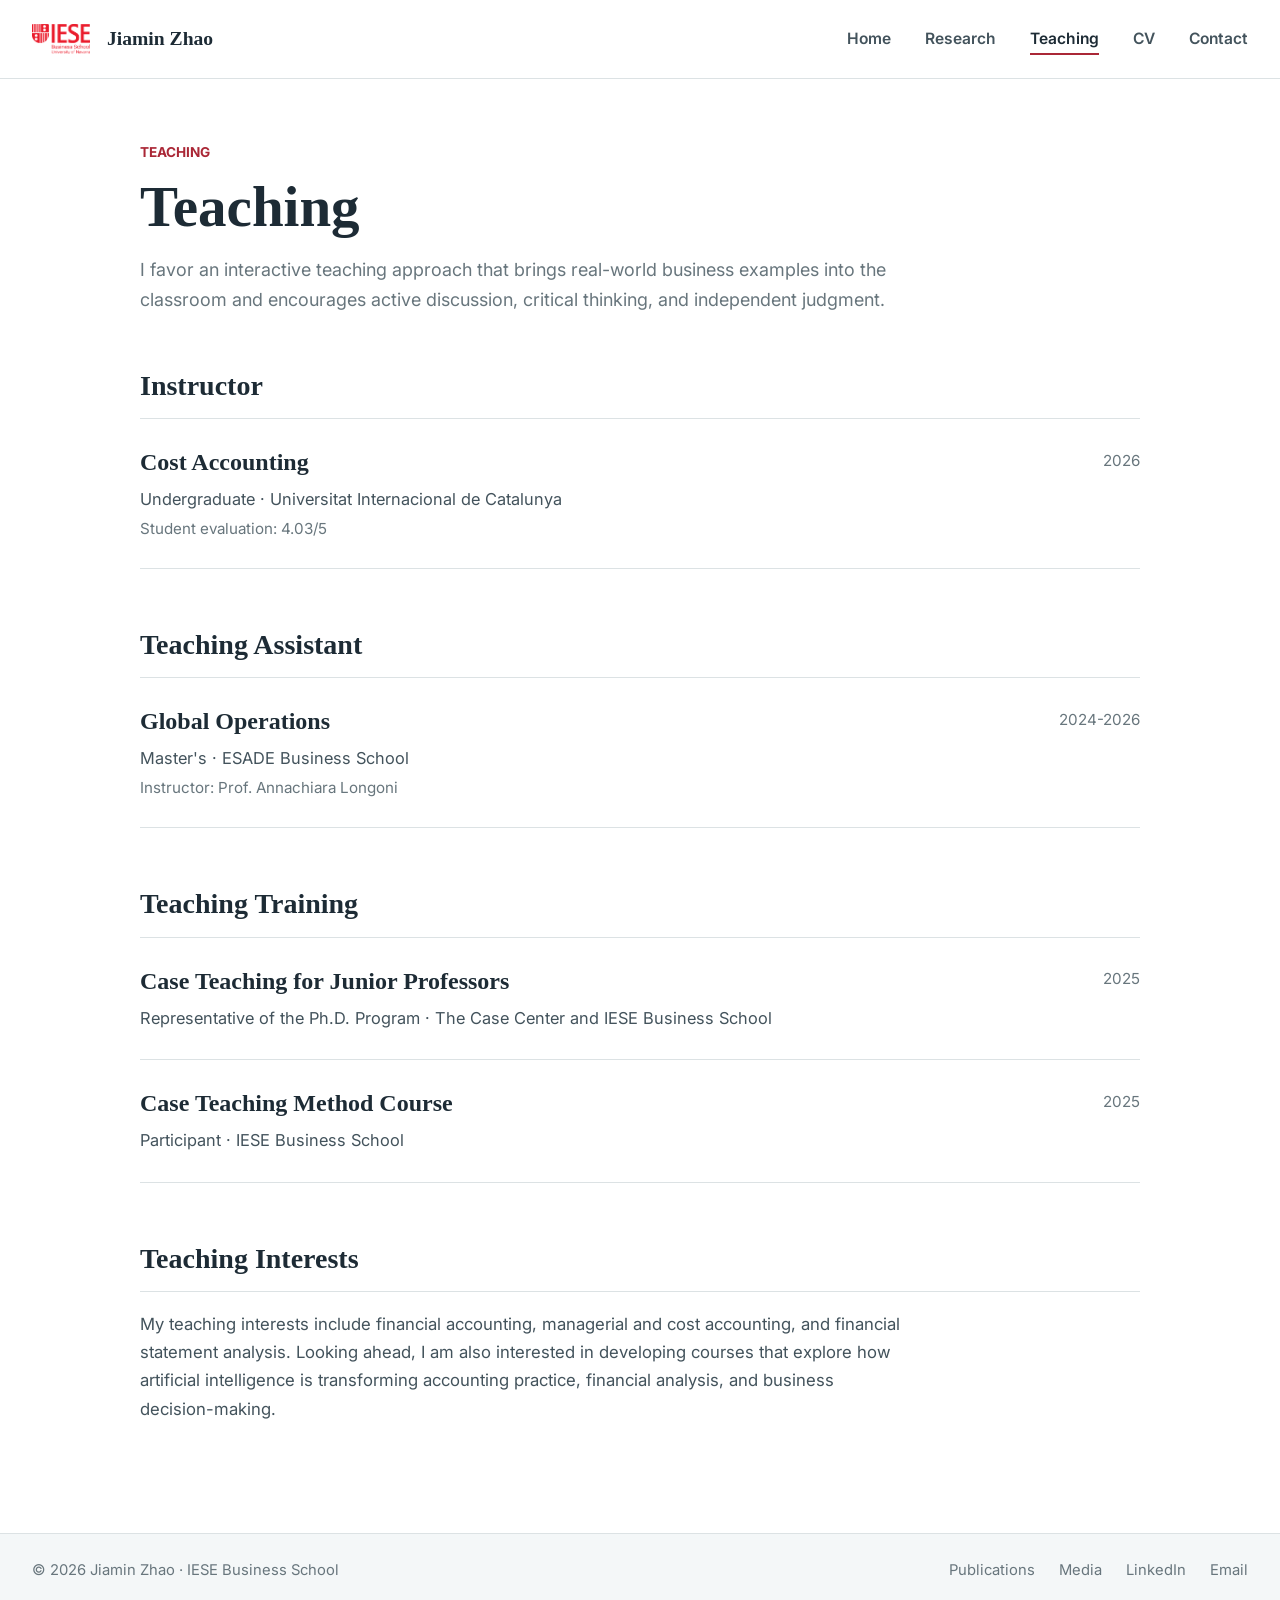
<file: teaching/index.html>
<!doctype html>
<html lang="en" class="no-js">
  <head>
    
      <meta charset="utf-8">
      <meta name="viewport" content="width=device-width,initial-scale=1">
      
        <meta name="description" content="Teaching experience and training of Jiamin Zhao, Accounting Ph.D. Candidate at IESE Business School.">
      
      
      
        <link rel="canonical" href="https://zhao-jiamin.github.io/teaching/">
      
      
        <link rel="prev" href="../publications/">
      
      
        <link rel="next" href="../insights/">
      
      
        
      
      
      <link rel="icon" href="../assets/images/monogram.svg">
      <meta name="generator" content="mkdocs-1.6.1, mkdocs-material-9.8.2">
    
    
      
        <title>Teaching - Jiamin Zhao</title>
      
    
    
      <link rel="stylesheet" href="../assets/stylesheets/main.57a0d79d.min.css">
      
        
        <link rel="stylesheet" href="../assets/stylesheets/palette.fb2fffe2.min.css">
      
      


    
    
      
    
    
      
        
        
        <link rel="preconnect" href="https://fonts.gstatic.com" crossorigin>
        <link rel="stylesheet" href="https://fonts.googleapis.com/css?family=Inter:300,300i,400,400i,700,700i%7CJetBrains+Mono:400,400i,700,700i&display=fallback">
        <style>:root{--md-text-font:"Inter";--md-code-font:"JetBrains Mono"}</style>
      
    
    
      <link rel="stylesheet" href="../assets/stylesheets/extra.css">
    
    <script>__md_scope=new URL("..",location),__md_hash=e=>[...e].reduce(((e,_)=>(e<<5)-e+_.charCodeAt(0)),0),__md_get=(e,_=localStorage,t=__md_scope)=>JSON.parse(_.getItem(t.pathname+"."+e)),__md_set=(e,_,t=localStorage,a=__md_scope)=>{try{t.setItem(a.pathname+"."+e,JSON.stringify(_))}catch(e){}}</script>
    
      

    
    
  
  

  </head>
  
  
    
    
    
    
    
    <body dir="ltr" data-md-color-scheme="default" data-md-color-primary="white" data-md-color-accent="red">
  
    
    <input class="md-toggle" data-md-toggle="drawer" type="checkbox" id="__drawer" autocomplete="off">
    <input class="md-toggle" data-md-toggle="search" type="checkbox" id="__search" autocomplete="off">
    <label class="md-overlay" for="__drawer"></label>
    <div data-md-component="skip">
      
    </div>
    <div data-md-component="announce">
      
    </div>
    
    
  <header class="site-header">
    <a class="site-skip" href="#main-content">Skip to content</a>
    <div class="site-header__inner">
      <a class="site-brand" href=".." aria-label="Jiamin Zhao, home">
        <img src="../assets/iese-logo.png" alt="IESE Business School" width="58" height="31">
        <span>Jiamin Zhao</span>
      </a>
      <nav class="site-nav" aria-label="Primary navigation">
        <a href=".." >Home</a>
        <a href="../research/" >Research</a>
        <a href="./" aria-current="page">Teaching</a>
        <a href="../assets/cv.pdf">CV</a>
        <a href="mailto:JZhao@iese.edu">Contact</a>
      </nav>
      <details class="site-menu">
        <summary>Menu</summary>
        <nav aria-label="Mobile navigation">
          <a href=".." >Home</a>
          <a href="../research/" >Research</a>
          <a href="./" aria-current="page">Teaching</a>
          <a href="../assets/cv.pdf">CV</a>
          <a href="mailto:JZhao@iese.edu">Contact</a>
        </nav>
      </details>
    </div>
  </header>

    <div class="md-container" data-md-component="container">
      
      
      <main class="md-main" data-md-component="main">
        <div class="md-main__inner md-grid">
          
          
  <div class="md-content" data-md-component="content">
    <article class="md-content__inner md-typeset" id="main-content" tabindex="-1">
      <header class="page-heading">
  <p class="eyebrow">Teaching</p>
  <h1>Teaching</h1>
  <p>I favor an interactive teaching approach that brings real-world business examples into the classroom and encourages active discussion, critical thinking, and independent judgment.</p>
</header>

<section class="academic-section" aria-labelledby="instructor">
  <h2 id="instructor">Instructor</h2>
  <div class="teaching-entry">
    <div>
      <h3>Cost Accounting</h3>
      <p>Undergraduate <span aria-hidden="true">&middot;</span> Universitat Internacional de Catalunya</p>
      <p class="teaching-detail">Student evaluation: 4.03/5</p>
    </div>
    <span class="teaching-year">2026</span>
  </div>
</section>

<section class="academic-section" aria-labelledby="teaching-assistant">
  <h2 id="teaching-assistant">Teaching Assistant</h2>
  <div class="teaching-entry">
    <div>
      <h3>Global Operations</h3>
      <p>Master's <span aria-hidden="true">&middot;</span> ESADE Business School</p>
      <p class="teaching-detail">Instructor: Prof. Annachiara Longoni</p>
    </div>
    <span class="teaching-year">2024-2026</span>
  </div>
</section>

<section class="academic-section" aria-labelledby="teaching-training">
  <h2 id="teaching-training">Teaching Training</h2>
  <div class="teaching-entry">
    <div>
      <h3>Case Teaching for Junior Professors</h3>
      <p>Representative of the Ph.D. Program <span aria-hidden="true">&middot;</span> The Case Center and IESE Business School</p>
    </div>
    <span class="teaching-year">2025</span>
  </div>
  <div class="teaching-entry">
    <div>
      <h3>Case Teaching Method Course</h3>
      <p>Participant <span aria-hidden="true">&middot;</span> IESE Business School</p>
    </div>
    <span class="teaching-year">2025</span>
  </div>
</section>

<section class="academic-section teaching-interests" aria-labelledby="teaching-interests">
  <h2 id="teaching-interests">Teaching Interests</h2>
  <p>My teaching interests include financial accounting, managerial and cost accounting, and financial statement analysis. Looking ahead, I am also interested in developing courses that explore how artificial intelligence is transforming accounting practice, financial analysis, and business decision-making.</p>
</section>
    </article>
  </div>

          
<script>var target=document.getElementById(location.hash.slice(1));target&&target.name&&(target.checked=target.name.startsWith("__tabbed_"))</script>
        </div>
        
      </main>
      
  <footer class="site-footer">
    <div class="site-footer__inner">
      <p>&copy; 2026 Jiamin Zhao <span aria-hidden="true">&middot;</span> IESE Business School</p>
      <nav aria-label="Secondary navigation">
        <a href="../publications/">Publications</a>
        <a href="../insights/">Media</a>
        <a href="https://www.linkedin.com/in/jiamin-zhao-689607228/">LinkedIn</a>
        <a href="mailto:JZhao@iese.edu">Email</a>
      </nav>
    </div>
  </footer>

    </div>
    <div class="md-dialog" data-md-component="dialog">
      <div class="md-dialog__inner md-typeset"></div>
    </div>
    
    
    
      
      
      <script id="__config" type="application/json">{"annotate": null, "base": "..", "features": [], "search": "../assets/javascripts/workers/search.a7633da7.min.js", "tags": null, "translations": {"clipboard.copied": "Copied to clipboard", "clipboard.copy": "Copy to clipboard", "search.result.more.one": "1 more on this page", "search.result.more.other": "# more on this page", "search.result.none": "No matching documents", "search.result.one": "1 matching document", "search.result.other": "# matching documents", "search.result.placeholder": "Type to start searching", "search.result.term.missing": "Missing", "select.version": "Select version"}, "version": null}</script>
    
    
      <script src="../assets/javascripts/bundle.a5f9d56c.min.js"></script>
      
    
  </body>
</html>
</file>
<file: assets/stylesheets/extra.css>
:root {
  --site-ink: #1d2b35;
  --site-body: #43535c;
  --site-muted: #68767d;
  --site-line: #dce2e4;
  --site-accent: #aa2736;
  --site-link: #2c6170;
  --site-soft: #f4f7f8;
  --site-serif: Georgia, "Times New Roman", serif;
}

html {
  scroll-behavior: smooth;
}

.md-skip {
  display: none;
}

body {
  background: #fff;
  color: var(--site-body);
}

.md-main__inner {
  display: block;
  margin: 0 auto;
  max-width: 72rem;
  padding: 0 1.6rem;
}

.md-content {
  margin: 0;
  max-width: none;
  width: 100%;
}

.md-content__inner {
  margin: 0;
  padding: 0 0 5.5rem;
}

.md-content__inner::before,
.md-content__inner::after {
  display: none;
}

.md-typeset {
  color: var(--site-body);
  font-size: 0.85rem;
  line-height: 1.68;
}

.md-typeset h1,
.md-typeset h2,
.md-typeset h3 {
  color: var(--site-ink);
  font-family: var(--site-serif);
  font-weight: 600;
  letter-spacing: 0;
}

.md-typeset p,
.md-typeset li {
  color: var(--site-body);
}

.md-typeset a {
  color: var(--site-link);
  text-decoration: none;
}

.md-typeset a:hover {
  color: var(--site-accent);
}

a:focus-visible,
summary:focus-visible {
  outline: 2px solid var(--site-accent);
  outline-offset: 4px;
}

.site-header {
  background: #fff;
  border-bottom: 1px solid var(--site-line);
  position: sticky;
  top: 0;
  z-index: 10;
}

.site-skip {
  background: var(--site-ink);
  color: #fff;
  left: 1rem;
  padding: 0.4rem 0.7rem;
  position: absolute;
  top: -4rem;
  z-index: 12;
}

.site-skip:focus {
  color: #fff;
  top: 0.7rem;
}

.site-header__inner {
  align-items: center;
  display: flex;
  gap: 2rem;
  justify-content: space-between;
  margin: 0 auto;
  max-width: 72rem;
  min-height: 3.9rem;
  padding: 0 1.6rem;
}

.site-brand {
  align-items: center;
  color: var(--site-ink);
  display: inline-flex;
  flex: none;
  gap: 0.85rem;
  text-decoration: none;
}

.site-brand:hover {
  color: var(--site-ink);
}

.site-brand img {
  display: block;
  height: auto;
  width: 2.9rem;
}

.site-brand span {
  font-family: var(--site-serif);
  font-size: 0.98rem;
  font-weight: 600;
  white-space: nowrap;
}

.site-nav {
  align-items: center;
  display: flex;
  gap: 1.7rem;
  height: 100%;
}

.site-nav a {
  border-bottom: 2px solid transparent;
  color: var(--site-body);
  font-size: 0.78rem;
  font-weight: 600;
  padding: 0.25rem 0;
  text-decoration: none;
}

.site-nav a:hover,
.site-nav a[aria-current="page"] {
  border-bottom-color: var(--site-accent);
  color: var(--site-ink);
}

.site-menu {
  display: none;
  position: relative;
}

.site-menu summary {
  align-items: center;
  border: 1px solid var(--site-line);
  color: var(--site-ink);
  cursor: pointer;
  display: flex;
  font-size: 0.78rem;
  font-weight: 600;
  list-style: none;
  min-height: 2.2rem;
  padding: 0.25rem 0.7rem;
}

.site-menu summary::-webkit-details-marker {
  display: none;
}

.site-menu nav {
  background: #fff;
  border: 1px solid var(--site-line);
  display: flex;
  flex-direction: column;
  min-width: 10rem;
  padding: 0.35rem;
  position: absolute;
  right: 0;
  top: calc(100% + 0.5rem);
}

.site-menu nav a {
  color: var(--site-ink);
  font-size: 0.82rem;
  padding: 0.6rem 0.75rem;
  text-decoration: none;
}

.site-menu nav a:hover,
.site-menu nav a[aria-current="page"] {
  background: var(--site-soft);
  color: var(--site-accent);
}

.site-footer {
  background: var(--site-soft);
  border-top: 1px solid var(--site-line);
}

.site-footer__inner {
  align-items: center;
  display: flex;
  flex-wrap: wrap;
  gap: 1rem 2rem;
  justify-content: space-between;
  margin: 0 auto;
  max-width: 72rem;
  padding: 1.35rem 1.6rem;
}

.site-footer p,
.site-footer a {
  color: var(--site-muted);
  font-size: 0.74rem;
}

.site-footer p {
  margin: 0;
}

.site-footer nav {
  display: flex;
  flex-wrap: wrap;
  gap: 0.65rem 1.2rem;
}

.site-footer a:hover {
  color: var(--site-accent);
}

.eyebrow,
.md-typeset .eyebrow {
  color: var(--site-accent);
  font-size: 0.68rem;
  font-weight: 700;
  letter-spacing: 0;
  margin: 0;
  text-transform: uppercase;
}

.eyebrow span {
  color: var(--site-muted);
  margin: 0 0.25rem;
}

.home-hero {
  align-items: center;
  column-gap: 3.7rem;
  display: grid;
  grid-template-columns: minmax(0, 1fr) minmax(0, 0.75fr);
  grid-template-rows: auto auto;
  padding: 1.7rem 0 2rem;
  row-gap: 1.35rem;
}

.hero-identity {
  align-self: end;
  grid-column: 1;
  grid-row: 1;
}

.md-typeset .hero-identity h1 {
  font-size: 3.35rem;
  line-height: 1.08;
  margin: 0 0 0.8rem;
}

.md-typeset .hero-role {
  color: var(--site-muted);
  font-size: 0.78rem;
  line-height: 1.5;
  margin: 0;
}

.md-typeset .hero-portrait {
  align-self: center;
  grid-column: 2;
  grid-row: 1 / 3;
  justify-self: end;
  margin: 0;
  min-width: 0;
  width: min(15rem, 43vh);
}

.hero-portrait img {
  aspect-ratio: 4 / 5;
  display: block;
  height: auto;
  object-fit: cover;
  object-position: center 34%;
  width: 100%;
}

.hero-message {
  align-self: start;
  grid-column: 1;
  grid-row: 2;
  max-width: 31rem;
}

.md-typeset .hero-statement {
  color: var(--site-ink);
  font-family: var(--site-serif);
  font-size: 1.18rem;
  line-height: 1.43;
  margin: 0 0 0.9rem;
  text-wrap: pretty;
}

.md-typeset .hero-support {
  font-size: 0.82rem;
  line-height: 1.65;
  margin: 0;
  max-width: 30rem;
  text-wrap: pretty;
}

.paper-links {
  display: flex;
  flex-wrap: wrap;
  gap: 0.65rem 1.5rem;
}

.hero-references {
  border-top: 1px solid var(--site-line);
  margin-top: 1.3rem;
  padding-top: 0.75rem;
}

.md-typeset .hero-references h2 {
  color: var(--site-muted);
  font-family: inherit;
  font-size: 0.68rem;
  font-weight: 700;
  margin: 0 0 0.55rem;
  text-transform: uppercase;
}

.md-typeset .hero-references ul {
  display: grid;
  gap: 0.55rem;
  grid-template-columns: repeat(3, minmax(0, 1fr));
  list-style: none;
  margin: 0;
  padding: 0;
}

.md-typeset .hero-references li {
  font-size: 0.69rem;
  line-height: 1.45;
  margin: 0;
  min-width: 0;
}

.md-typeset .hero-references a {
  display: block;
  overflow-wrap: anywhere;
}

.md-typeset .hero-references li a:first-child {
  color: var(--site-ink);
  font-weight: 600;
  text-decoration: underline;
  text-decoration-color: var(--site-line);
  text-underline-offset: 0.2em;
}

.md-typeset .hero-references li a:last-child {
  color: var(--site-muted);
}

.md-typeset .hero-references a:hover {
  color: var(--site-accent);
  text-decoration: underline;
}

.md-typeset .paper-links a,
.md-typeset .text-link,
.md-typeset .section-link {
  color: var(--site-link);
  font-size: 0.78rem;
  font-weight: 700;
  text-decoration: none;
}

.md-typeset .paper-links a:hover,
.md-typeset .text-link:hover,
.md-typeset .section-link:hover {
  color: var(--site-accent);
}

.home-research {
  border-top: 1px solid var(--site-line);
  padding-top: 2.25rem;
}

.section-heading {
  align-items: end;
  display: flex;
  gap: 1rem;
  justify-content: space-between;
  margin-bottom: 1.4rem;
}

.md-typeset .section-heading h2 {
  font-size: 1.85rem;
  line-height: 1.2;
  margin: 0.3rem 0 0;
}

.research-preview {
  border-top: 1px solid var(--site-line);
  display: grid;
  gap: 0 2.1rem;
  grid-template-columns: 9.3rem minmax(0, 1fr);
  padding: 1.45rem 0 1.65rem;
}

.research-preview:last-child {
  border-bottom: 1px solid var(--site-line);
}

.md-typeset .research-preview__label {
  color: var(--site-accent);
  font-size: 0.68rem;
  font-weight: 700;
  grid-column: 1;
  grid-row: 1;
  line-height: 1.5;
  margin: 0;
  text-transform: uppercase;
}

.research-preview__label span {
  color: var(--site-muted);
  margin: 0 0.15rem;
}

.research-preview > :not(.research-preview__label) {
  grid-column: 2;
}

.md-typeset .research-preview h3 {
  font-size: 1.22rem;
  line-height: 1.32;
  margin: 0 0 0.35rem;
}

.research-preview h3 a {
  color: var(--site-ink);
}

.research-preview h3 a:hover {
  color: var(--site-link);
}

.md-typeset .research-preview__authors {
  color: var(--site-muted);
  font-size: 0.77rem;
  margin: 0 0 0.45rem;
}

.md-typeset .research-preview__summary {
  font-size: 0.82rem;
  line-height: 1.6;
  margin: 0 0 0.55rem;
  max-width: 46rem;
}

.md-typeset .research-preview__award {
  color: var(--site-body);
  font-size: 0.76rem;
  margin: 0 0 0.6rem;
}

.research-preview__award strong {
  color: var(--site-accent);
  margin-right: 0.35rem;
}

.home-highlights {
  border-top: 1px solid var(--site-line);
  margin-top: 2.7rem;
  padding-top: 1.9rem;
}

.highlight-entry {
  border-top: 1px solid var(--site-line);
  display: grid;
  gap: 1.4rem;
  grid-template-columns: 7rem minmax(0, 1fr);
  padding: 0.8rem 0;
}

.highlight-entry:last-child {
  border-bottom: 1px solid var(--site-line);
}

.md-typeset .highlight-entry p {
  margin: 0;
}

.md-typeset .highlight-entry .highlight-date {
  color: var(--site-muted);
  font-size: 0.7rem;
  font-weight: 700;
  padding-top: 0.2rem;
  text-transform: uppercase;
}

.highlight-entry a {
  color: var(--site-ink);
  font-family: var(--site-serif);
  font-size: 1.02rem;
  font-weight: 600;
}

.highlight-entry a:hover {
  color: var(--site-link);
}

.highlight-entry p span {
  color: var(--site-muted);
  display: block;
  font-size: 0.74rem;
  line-height: 1.5;
}

.page-heading {
  margin: 3.1rem auto 2.5rem;
  max-width: 50rem;
}

.md-typeset .page-heading h1 {
  font-size: 2.85rem;
  line-height: 1.12;
  margin: 0.55rem 0 0.8rem;
}

.md-typeset .page-heading > p:last-child:not(.eyebrow) {
  color: var(--site-muted);
  font-size: 0.9rem;
  line-height: 1.7;
  margin: 0;
  max-width: 41rem;
}

.academic-section,
.research-more {
  margin: 0 auto;
  max-width: 50rem;
}

.academic-section + .academic-section,
.research-more {
  margin-top: 2.8rem;
}

.academic-section > .section-heading,
.academic-section > h2,
.research-more > h2 {
  border-bottom: 1px solid var(--site-line);
  padding-bottom: 0.65rem;
}

.md-typeset .academic-section > h2,
.md-typeset .academic-section > .section-heading h2,
.md-typeset .research-more > h2 {
  font-size: 1.4rem;
  margin: 0;
}

.md-typeset .academic-section > .section-heading p {
  color: var(--site-muted);
  font-size: 0.76rem;
  margin: 0;
}

.research-paper,
.publication-entry,
.insight-entry {
  border-bottom: 1px solid var(--site-line);
  padding: 1.75rem 0 2.2rem;
  scroll-margin-top: 5.6rem;
}

.research-paper--featured {
  padding-top: 1.55rem;
}

.md-typeset .paper-kicker {
  color: var(--site-accent);
  font-size: 0.68rem;
  font-weight: 700;
  margin: 0 0 0.35rem;
  text-transform: uppercase;
}

.md-typeset .research-paper h3,
.md-typeset .publication-entry h2,
.md-typeset .insight-entry h2 {
  font-size: 1.48rem;
  line-height: 1.32;
  margin: 0 0 0.45rem;
}

.md-typeset .paper-authors,
.md-typeset .paper-status,
.md-typeset .publication-source {
  color: var(--site-muted);
  font-size: 0.78rem;
  margin: 0.1rem 0;
}

.md-typeset .paper-authors a,
.md-typeset .research-preview__authors a {
  color: inherit;
  text-decoration: underline;
  text-decoration-color: var(--site-line);
  text-underline-offset: 0.2em;
}

.md-typeset .paper-authors a:hover,
.md-typeset .research-preview__authors a:hover {
  color: var(--site-link);
  text-decoration-color: currentColor;
}

.md-typeset .paper-award {
  color: var(--site-body);
  font-size: 0.78rem;
  margin: 0.8rem 0 0;
}

.paper-award strong {
  color: var(--site-accent);
  margin-right: 0.35rem;
}

.md-typeset .paper-question {
  color: var(--site-ink);
  font-size: 0.9rem;
  font-weight: 600;
  line-height: 1.5;
  margin: 1rem 0 0.4rem;
  max-width: 42rem;
  text-wrap: pretty;
}

.md-typeset .paper-finding {
  font-size: 0.84rem;
  line-height: 1.65;
  margin: 0 0 0.7rem;
  max-width: 42rem;
}

.paper-links {
  margin: 0.6rem 0 0;
}

.paper-abstract {
  border-left: 2px solid var(--site-line);
  margin-top: 1.6rem;
  padding-left: 1.1rem;
  scroll-margin-top: 5.6rem;
}

.md-typeset .paper-abstract h4 {
  color: var(--site-muted);
  font-family: inherit;
  font-size: 0.68rem;
  font-weight: 700;
  margin: 0 0 0.35rem;
  text-transform: uppercase;
}

.md-typeset .paper-abstract p {
  font-size: 0.82rem;
  line-height: 1.68;
  margin: 0;
  max-width: 40rem;
}

.ngo-table-figure {
  border-top: 1px solid var(--site-line);
  margin-top: 1.4rem;
  padding-top: 1rem;
}

.paper-figures {
  border-top: 1px solid var(--site-line);
  margin-top: 1.4rem;
  padding-top: 1rem;
}

.md-typeset .paper-figures h4 {
  color: var(--site-muted);
  font-family: inherit;
  font-size: 0.68rem;
  font-weight: 700;
  margin: 0 0 0.85rem;
  text-transform: uppercase;
}

.paper-figures__grid {
  display: grid;
  gap: 1.2rem;
  grid-template-columns: repeat(2, minmax(0, 1fr));
}

.paper-figures--stacked .paper-figures__grid {
  grid-template-columns: minmax(0, 1fr);
  gap: 1.6rem;
}

.md-typeset .paper-figure {
  margin: 0;
}

.paper-figure__image {
  border: 1px solid var(--site-line);
  display: block;
  overflow: hidden;
}

.paper-figure__image img {
  display: block;
  height: auto;
  width: 100%;
}

.paper-figure__image--map {
  aspect-ratio: 2905 / 2200;
}

.paper-figure__image--map img {
  max-width: none;
  width: 200%;
}

.md-typeset .paper-figure figcaption {
  color: var(--site-muted);
  font-size: 0.7rem;
  font-style: normal;
  line-height: 1.55;
  margin: 0.55rem 0 0;
  text-align: left;
}

.paper-figure figcaption strong {
  color: var(--site-body);
}

.paper-context {
  border-top: 1px solid var(--site-line);
  margin-top: 1.25rem;
  padding-top: 0.9rem;
}

.md-typeset .paper-context p {
  color: var(--site-muted);
  font-size: 0.76rem;
  line-height: 1.65;
  margin: 0.3rem 0;
}

.paper-context strong {
  color: var(--site-body);
  margin-right: 0.35rem;
}

.md-typeset .research-more p {
  font-size: 0.82rem;
  margin: 1.1rem 0 0.35rem;
}

.md-typeset .research-more p a {
  color: var(--site-ink);
  font-family: var(--site-serif);
  font-size: 1.1rem;
  font-weight: 600;
}

.research-more p span {
  color: var(--site-muted);
  font-size: 0.74rem;
}

.teaching-entry {
  border-bottom: 1px solid var(--site-line);
  display: flex;
  gap: 1.5rem;
  justify-content: space-between;
  padding: 1.25rem 0;
}

.md-typeset .teaching-entry h3 {
  font-size: 1.2rem;
  margin: 0 0 0.3rem;
}

.md-typeset .teaching-entry p {
  font-size: 0.82rem;
  margin: 0.1rem 0;
}

.md-typeset .teaching-entry .teaching-detail,
.teaching-year {
  color: var(--site-muted);
  font-size: 0.76rem;
}

.teaching-year {
  flex: none;
  padding-top: 0.18rem;
}

.md-typeset .publication-entry p,
.md-typeset .insight-entry p {
  font-size: 0.82rem;
  margin: 0.35rem 0;
}

.md-typeset .teaching-interests p {
  font-size: 0.84rem;
  margin: 0.9rem 0 0;
  max-width: 38rem;
}

.insight-entry h2 a {
  color: var(--site-ink);
}

.md-typeset .cv-download {
  margin: 0 auto;
  max-width: 53rem;
}

.cv-download a {
  border-bottom: 1px solid var(--site-accent);
  color: var(--site-ink);
  display: inline-block;
  font-family: var(--site-serif);
  font-size: 1.22rem;
  padding: 0.45rem 0;
}

@media (max-width: 860px) {
  .site-nav {
    display: none;
  }

  .site-menu {
    display: block;
  }
}

@media (max-width: 700px) {
  .md-main__inner,
  .site-header__inner,
  .site-footer__inner {
    padding-left: 1rem;
    padding-right: 1rem;
  }

  .site-header__inner {
    min-height: 3.25rem;
  }

  .site-brand {
    gap: 0.5rem;
  }

  .site-brand img {
    width: 2.15rem;
  }

  .site-brand span {
    font-size: 0.85rem;
  }

  .md-content__inner {
    padding-bottom: 3.2rem;
  }

  .home-hero {
    column-gap: 0.7rem;
    grid-template-columns: minmax(0, 1fr) 7rem;
    padding: 1.65rem 0 2rem;
    row-gap: 1.25rem;
  }

  .hero-identity {
    align-self: center;
  }

  .md-typeset .hero-identity h1 {
    font-size: 2.1rem;
    line-height: 1.1;
    margin: 0 0 0.55rem;
  }

  .md-typeset .hero-role {
    font-size: 0.76rem;
  }

  .md-typeset .hero-portrait {
    align-self: start;
    grid-column: 2;
    grid-row: 1;
    width: 7rem;
  }

  .hero-message {
    grid-column: 1 / -1;
    grid-row: 2;
  }

  .md-typeset .hero-statement {
    font-size: 1.08rem;
  }

  .md-typeset .hero-support {
    font-size: 0.8rem;
  }

  .md-typeset .hero-references ul {
    grid-template-columns: 1fr;
  }

  .home-research {
    padding-top: 1.55rem;
  }

  .section-heading {
    align-items: start;
    flex-direction: column;
    gap: 0.55rem;
  }

  .md-typeset .section-heading h2 {
    font-size: 1.55rem;
  }

  .research-preview {
    display: block;
    padding: 1.2rem 0 1.35rem;
  }

  .md-typeset .research-preview__label {
    margin-bottom: 0.35rem;
  }

  .md-typeset .research-preview h3 {
    font-size: 1.18rem;
  }

  .highlight-entry {
    display: block;
  }

  .md-typeset .highlight-entry .highlight-date {
    margin-bottom: 0.2rem;
  }

  .page-heading {
    margin: 2.1rem auto 2rem;
  }

  .md-typeset .page-heading h1 {
    font-size: 2.3rem;
  }

  .md-typeset .research-paper h3,
  .md-typeset .publication-entry h2,
  .md-typeset .insight-entry h2 {
    font-size: 1.25rem;
  }

  .paper-figures__grid {
    grid-template-columns: 1fr;
  }

  .teaching-entry {
    gap: 0.7rem;
  }

  .teaching-year {
    text-align: right;
  }
}

@media (max-width: 370px) {
  .home-hero {
    grid-template-columns: minmax(0, 1fr) 5.3rem;
    padding: 1rem 0 1.2rem;
    row-gap: 0.7rem;
  }

  .md-typeset .hero-identity h1 {
    font-size: 1.82rem;
    margin: 0 0 0.35rem;
  }

  .md-typeset .hero-portrait {
    width: 5.3rem;
  }

  .md-typeset .hero-statement {
    font-size: 0.99rem;
    line-height: 1.36;
    margin-bottom: 0.5rem;
  }

  .md-typeset .hero-support {
    font-size: 0.76rem;
    line-height: 1.6;
  }
}

@media (prefers-reduced-motion: reduce) {
  html {
    scroll-behavior: auto;
  }
}
</file>
<file: assets/stylesheets/main.57a0d79d.min.css>
@charset "UTF-8";html{box-sizing:border-box;-webkit-text-size-adjust:none;-moz-text-size-adjust:none;text-size-adjust:none}*,:after,:before{box-sizing:inherit}@media(prefers-reduced-motion){*,:after,:before{transition:none!important}}body{margin:0;-webkit-font-smoothing:antialiased;-moz-osx-font-smoothing:grayscale;--md-text-font-family:var(--md-text-font, _),
    -apple-system, BlinkMacSystemFont, Helvetica, Arial, sans-serif;--md-code-font-family:var(--md-code-font, _),
    SFMono-Regular, Consolas, Menlo, monospace}.md-typeset code:not(.focus-visible),a,button,input,label{-webkit-tap-highlight-color:transparent}a{color:inherit;text-decoration:none}hr{box-sizing:initial;display:block;height:.05rem;padding:0;overflow:visible;border:0}small{font-size:80%}sub,sup{line-height:1em}img{border-style:none}table{border-spacing:0;border-collapse:initial}td,th{font-weight:400;vertical-align:top}button{padding:0;margin:0;font-family:inherit;font-size:inherit;background:#0000;border:0}input{border:0;outline:none}:root{--md-primary-fg-color:#4051b5;--md-primary-fg-color--light:#5d6cc0;--md-primary-fg-color--dark:#303fa1;--md-primary-bg-color:#fff;--md-primary-bg-color--light:#ffffffb3;--md-accent-fg-color:#526cfe;--md-accent-fg-color--transparent:#526cfe1a;--md-accent-bg-color:#fff;--md-accent-bg-color--light:#ffffffb3;--md-typeset-table-sort-icon:url("data:image/svg+xml;charset=utf-8,<svg xmlns='http://www.w3.org/2000/svg' viewBox='0 0 24 24'><path d='m18 21-4-4h3V7h-3l4-4 4 4h-3v10h3M2 19v-2h10v2M2 13v-2h7v2M2 7V5h4v2z'/></svg>");--md-typeset-table-sort-icon--asc:url("data:image/svg+xml;charset=utf-8,<svg xmlns='http://www.w3.org/2000/svg' viewBox='0 0 24 24'><path d='M19 17h3l-4 4-4-4h3V3h2M2 17h10v2H2M6 5v2H2V5m0 6h7v2H2z'/></svg>");--md-typeset-table-sort-icon--desc:url("data:image/svg+xml;charset=utf-8,<svg xmlns='http://www.w3.org/2000/svg' viewBox='0 0 24 24'><path d='M19 7h3l-4-4-4 4h3v14h2M2 17h10v2H2M6 5v2H2V5m0 6h7v2H2z'/></svg>")}[data-md-color-scheme=default]{color-scheme:light}[data-md-color-scheme=default] img[src$="#gh-dark-mode-only"],[data-md-color-scheme=default] img[src$="#only-dark"]{display:none}:root,[data-md-color-scheme=default]{--md-hue:225deg;--md-default-fg-color:#000000de;--md-default-fg-color--light:#0000008a;--md-default-fg-color--lighter:#00000052;--md-default-fg-color--lightest:#00000012;--md-default-bg-color:#fff;--md-default-bg-color--light:#ffffffb3;--md-default-bg-color--lighter:#ffffff4d;--md-default-bg-color--lightest:#ffffff1f;--md-code-fg-color:#36464e;--md-code-bg-color:#f5f5f5;--md-code-bg-color--light:#f5f5f5b3;--md-code-bg-color--lighter:#f5f5f54d;--md-code-hl-color:#4287ff;--md-code-hl-color--light:#4287ff1a;--md-code-hl-number-color:#d52a2a;--md-code-hl-special-color:#db1457;--md-code-hl-function-color:#a846b9;--md-code-hl-constant-color:#6e59d9;--md-code-hl-keyword-color:#3f6ec6;--md-code-hl-string-color:#1c7d4d;--md-code-hl-name-color:var(--md-code-fg-color);--md-code-hl-operator-color:var(--md-default-fg-color--light);--md-code-hl-punctuation-color:var(--md-default-fg-color--light);--md-code-hl-comment-color:var(--md-default-fg-color--light);--md-code-hl-generic-color:var(--md-default-fg-color--light);--md-code-hl-variable-color:var(--md-default-fg-color--light);--md-typeset-color:var(--md-default-fg-color);--md-typeset-a-color:var(--md-primary-fg-color);--md-typeset-del-color:#f5503d26;--md-typeset-ins-color:#0bd57026;--md-typeset-kbd-color:#fafafa;--md-typeset-kbd-accent-color:#fff;--md-typeset-kbd-border-color:#b8b8b8;--md-typeset-mark-color:#ffff0080;--md-typeset-table-color:#0000001f;--md-typeset-table-color--light:#00000009;--md-admonition-fg-color:var(--md-default-fg-color);--md-admonition-bg-color:var(--md-default-bg-color);--md-warning-fg-color:#000000de;--md-warning-bg-color:#ff9;--md-footer-fg-color:#fff;--md-footer-fg-color--light:#ffffffb3;--md-footer-fg-color--lighter:#ffffff73;--md-footer-bg-color:#000000de;--md-footer-bg-color--dark:#00000052;--md-shadow-z1:0 0.2rem 0.5rem #0000000d,
    0 0 0.05rem #0000001a;--md-shadow-z2:0 0.2rem 0.5rem #0000001a,
    0 0 0.05rem #00000040;--md-shadow-z3:0 0.2rem 0.5rem #0003,
    0 0 0.05rem #00000059}.md-icon svg{display:block;width:1.2rem;height:1.2rem;fill:currentcolor}aside,body,input{font-family:var(--md-text-font-family);font-feature-settings:"kern","liga";color:var(--md-typeset-color)}code,kbd,pre{font-family:var(--md-code-font-family);font-feature-settings:"kern"}.md-typeset{font-size:.8rem;line-height:1.6;overflow-wrap:break-word;-webkit-print-color-adjust:exact;color-adjust:exact}@media print{.md-typeset{font-size:.68rem}.md-typeset code,.md-typeset kbd,.md-typeset pre{white-space:pre-wrap}}.md-typeset blockquote,.md-typeset dl,.md-typeset figure,.md-typeset ol,.md-typeset pre,.md-typeset ul{margin-top:1em;margin-bottom:1em}.md-typeset h1{margin:0 0 1.25em;font-size:2em;line-height:1.3;color:var(--md-default-fg-color--light)}.md-typeset h1,.md-typeset h2{font-weight:300;letter-spacing:-.01em}.md-typeset h2{margin:1.6em 0 .64em;font-size:1.5625em;line-height:1.4}.md-typeset h3{margin:1.6em 0 .8em;font-size:1.25em;font-weight:400;line-height:1.5;letter-spacing:-.01em}.md-typeset h2+h3{margin-top:.8em}.md-typeset h4{margin:1em 0;font-weight:700;letter-spacing:-.01em}.md-typeset h5,.md-typeset h6{margin:1.25em 0;font-size:.8em;font-weight:700;color:var(--md-default-fg-color--light);letter-spacing:-.01em}.md-typeset h5{text-transform:uppercase}.md-typeset h5 code{text-transform:none}.md-typeset hr{display:flow-root;margin:1.5em 0;border-bottom:.05rem solid var(--md-default-fg-color--lightest)}.md-typeset a{color:var(--md-typeset-a-color);word-break:break-word}.md-typeset a,.md-typeset a:before{transition:color 125ms}.md-typeset a:focus,.md-typeset a:hover{color:var(--md-accent-fg-color)}.md-typeset a:focus code,.md-typeset a:hover code{color:var(--md-accent-fg-color);background-color:var(--md-accent-fg-color--transparent)}.md-typeset a code{color:var(--md-typeset-a-color)}.md-typeset a.focus-visible{outline-color:var(--md-accent-fg-color);outline-offset:.2rem}.md-typeset code,.md-typeset kbd,.md-typeset pre{font-variant-ligatures:none;color:var(--md-code-fg-color);direction:ltr;transition:background-color 125ms}.md-typeset code{padding:0 .2941176471em;font-size:.85em;word-break:break-word;background-color:var(--md-code-bg-color);border-radius:.1rem;-webkit-box-decoration-break:clone;box-decoration-break:clone;transition:color 125ms,background-color 125ms}.md-typeset code:not(.focus-visible){outline:none}.md-typeset pre{position:relative;display:flow-root;line-height:1.4}.md-typeset pre>code{display:block;padding:.7720588235em 1.1764705882em;margin:0;overflow:auto;word-break:normal;touch-action:auto;scrollbar-color:var(--md-default-fg-color--lighter) #0000;scrollbar-width:thin;outline-color:var(--md-accent-fg-color);box-shadow:none;-webkit-box-decoration-break:slice;box-decoration-break:slice}.md-typeset pre>code:hover{scrollbar-color:var(--md-accent-fg-color) #0000}.md-typeset pre>code::-webkit-scrollbar{width:.2rem;height:.2rem}.md-typeset pre>code::-webkit-scrollbar-thumb{background-color:var(--md-default-fg-color--lighter)}.md-typeset pre>code::-webkit-scrollbar-thumb:hover{background-color:var(--md-accent-fg-color)}.md-typeset kbd{display:inline-block;padding:0 .6666666667em;font-size:.75em;color:var(--md-default-fg-color);word-break:break-word;vertical-align:text-top;background-color:var(--md-typeset-kbd-color);border-radius:.1rem;box-shadow:0 .1rem 0 .05rem var(--md-typeset-kbd-border-color),0 .1rem 0 var(--md-typeset-kbd-border-color),0 -.1rem .2rem var(--md-typeset-kbd-accent-color) inset}.md-typeset mark{color:inherit;word-break:break-word;background-color:var(--md-typeset-mark-color);-webkit-box-decoration-break:clone;box-decoration-break:clone}.md-typeset abbr{text-decoration:none;cursor:help}.md-typeset [data-preview],.md-typeset abbr{border-bottom:.05rem dotted var(--md-default-fg-color--light)}.md-typeset small{opacity:.75}[dir=ltr] .md-typeset sub,[dir=ltr] .md-typeset sup{margin-left:.078125em}[dir=rtl] .md-typeset sub,[dir=rtl] .md-typeset sup{margin-right:.078125em}[dir=ltr] .md-typeset blockquote{padding-left:.6rem;border-left:.2rem solid var(--md-default-fg-color--lighter)}[dir=rtl] .md-typeset blockquote{padding-right:.6rem;border-right:.2rem solid var(--md-default-fg-color--lighter)}.md-typeset blockquote{margin-left:0;margin-right:0;color:var(--md-default-fg-color--light)}.md-typeset ul{list-style-type:disc}.md-typeset ul[type]{list-style-type:revert-layer}[dir=ltr] .md-typeset ol,[dir=ltr] .md-typeset ol li ol,[dir=ltr] .md-typeset ol li ul,[dir=ltr] .md-typeset ul,[dir=ltr] .md-typeset ul li ol,[dir=ltr] .md-typeset ul li ul{margin-left:.625em}[dir=rtl] .md-typeset ol,[dir=rtl] .md-typeset ol li ol,[dir=rtl] .md-typeset ol li ul,[dir=rtl] .md-typeset ul,[dir=rtl] .md-typeset ul li ol,[dir=rtl] .md-typeset ul li ul{margin-right:.625em}.md-typeset ol,.md-typeset ul{padding:0}.md-typeset ol:not([hidden]),.md-typeset ul:not([hidden]){display:flow-root}.md-typeset ol ol,.md-typeset ul ol{list-style-type:lower-alpha}.md-typeset ol ol ol,.md-typeset ul ol ol{list-style-type:lower-roman}.md-typeset ol ol ol ol,.md-typeset ul ol ol ol{list-style-type:upper-alpha}.md-typeset ol ol ol ol ol,.md-typeset ul ol ol ol ol{list-style-type:upper-roman}.md-typeset ol[type],.md-typeset ul[type]{list-style-type:revert-layer}[dir=ltr] .md-typeset ol li,[dir=ltr] .md-typeset ul li{margin-left:1.25em}[dir=rtl] .md-typeset ol li,[dir=rtl] .md-typeset ul li{margin-right:1.25em}.md-typeset ol li,.md-typeset ul li{margin-bottom:.5em}.md-typeset ol li blockquote,.md-typeset ol li p,.md-typeset ul li blockquote,.md-typeset ul li p{margin:.5em 0}.md-typeset ol li:last-child,.md-typeset ul li:last-child{margin-bottom:0}.md-typeset ol li ol,.md-typeset ol li ul,.md-typeset ul li ol,.md-typeset ul li ul{margin-top:.5em;margin-bottom:.5em}[dir=ltr] .md-typeset dd{margin-left:1.875em}[dir=rtl] .md-typeset dd{margin-right:1.875em}.md-typeset dd{margin-top:1em;margin-bottom:1.5em}.md-typeset img,.md-typeset svg,.md-typeset video{max-width:100%;height:auto}.md-typeset img[align=left]{margin:1em 1em 1em 0}.md-typeset img[align=right]{margin:1em 0 1em 1em}.md-typeset img[align]:only-child{margin-top:0}.md-typeset figure{display:flow-root;width:fit-content;max-width:100%;margin:1em auto;text-align:center}.md-typeset figure img{display:block;margin:0 auto}.md-typeset figcaption{max-width:24rem;margin:1em auto;font-style:italic}.md-typeset iframe{max-width:100%}.md-typeset table:not([class]){display:inline-block;max-width:100%;overflow:auto;font-size:.64rem;touch-action:auto;background-color:var(--md-default-bg-color);border:.05rem solid var(--md-typeset-table-color);border-radius:.1rem}@media print{.md-typeset table:not([class]){display:table}}.md-typeset table:not([class])+*{margin-top:1.5em}.md-typeset table:not([class]) td>:first-child,.md-typeset table:not([class]) th>:first-child{margin-top:0}.md-typeset table:not([class]) td>:last-child,.md-typeset table:not([class]) th>:last-child{margin-bottom:0}.md-typeset table:not([class]) td:not([align]),.md-typeset table:not([class]) th:not([align]){text-align:left}[dir=rtl] .md-typeset table:not([class]) td:not([align]),[dir=rtl] .md-typeset table:not([class]) th:not([align]){text-align:right}.md-typeset table:not([class]) th{min-width:5rem;padding:.9375em 1.25em;font-weight:700;vertical-align:top}.md-typeset table:not([class]) td{padding:.9375em 1.25em;vertical-align:top;border-top:.05rem solid var(--md-typeset-table-color)}.md-typeset table:not([class]) tbody tr{transition:background-color 125ms}.md-typeset table:not([class]) tbody tr:hover{background-color:var(--md-typeset-table-color--light);box-shadow:0 .05rem 0 var(--md-default-bg-color) inset}.md-typeset table:not([class]) a{word-break:normal}.md-typeset table th[role=columnheader]{cursor:pointer}[dir=ltr] .md-typeset table th[role=columnheader]:after{margin-left:.5em}[dir=rtl] .md-typeset table th[role=columnheader]:after{margin-right:.5em}.md-typeset table th[role=columnheader]:after{display:inline-block;width:1.2em;height:1.2em;vertical-align:text-bottom;content:"";-webkit-mask-image:var(--md-typeset-table-sort-icon);mask-image:var(--md-typeset-table-sort-icon);-webkit-mask-repeat:no-repeat;mask-repeat:no-repeat;-webkit-mask-size:contain;mask-size:contain;transition:background-color 125ms}.md-typeset table th[role=columnheader]:hover:after{background-color:var(--md-default-fg-color--lighter)}.md-typeset table th[role=columnheader][aria-sort=ascending]:after{background-color:var(--md-default-fg-color--light);-webkit-mask-image:var(--md-typeset-table-sort-icon--asc);mask-image:var(--md-typeset-table-sort-icon--asc)}.md-typeset table th[role=columnheader][aria-sort=descending]:after{background-color:var(--md-default-fg-color--light);-webkit-mask-image:var(--md-typeset-table-sort-icon--desc);mask-image:var(--md-typeset-table-sort-icon--desc)}.md-typeset__scrollwrap{margin:1em -.8rem;overflow-x:auto;touch-action:auto}.md-typeset__table{display:inline-block;padding:0 .8rem;margin-bottom:.5em}@media print{.md-typeset__table{display:block}}html .md-typeset__table table{display:table;width:100%;margin:0;overflow:hidden}@media screen and (max-width:44.984375em){.md-content__inner>pre{margin:1em -.8rem}.md-content__inner>pre code{border-radius:0}}.md-typeset .md-author{position:relative;display:block;flex-shrink:0;width:1.6rem;height:1.6rem;overflow:hidden;border-radius:100%;transition:color 125ms,transform 125ms}.md-typeset .md-author img{display:block}.md-typeset .md-author--more{font-size:.6rem;font-weight:700;line-height:1.6rem;color:var(--md-default-fg-color--lighter);text-align:center;background:var(--md-default-fg-color--lightest)}.md-typeset .md-author--long{width:2.4rem;height:2.4rem}.md-typeset a.md-author{transform:scale(1)}.md-typeset a.md-author img{filter:grayscale(100%) opacity(75%);border-radius:100%;transition:filter 125ms}.md-typeset a.md-author:focus,.md-typeset a.md-author:hover{z-index:1;transform:scale(1.1)}.md-typeset a.md-author:focus img,.md-typeset a.md-author:hover img{filter:grayscale(0)}.md-banner{overflow:auto;color:var(--md-footer-fg-color);background-color:var(--md-footer-bg-color)}@media print{.md-banner{display:none}}.md-banner--warning{color:var(--md-warning-fg-color);background-color:var(--md-warning-bg-color)}.md-banner__inner{padding:0 .8rem;margin:.6rem auto;font-size:.7rem}[dir=ltr] .md-banner__button{float:right}[dir=rtl] .md-banner__button{float:left}.md-banner__button{color:inherit;cursor:pointer;transition:opacity .25s}.no-js .md-banner__button{display:none}.md-banner__button:hover{opacity:.7}html{height:100%;overflow-x:hidden;font-size:125%}@media screen and (min-width:100em){html{font-size:137.5%}}@media screen and (min-width:125em){html{font-size:150%}}body{position:relative;display:flex;flex-direction:column;width:100%;min-height:100%;font-size:.5rem;background-color:var(--md-default-bg-color)}@media print{body{display:block}}@media screen and (max-width:59.984375em){body[data-md-scrolllock]{position:fixed}}.md-grid{max-width:61rem;margin-left:auto;margin-right:auto}.md-container{display:flex;flex-grow:1;flex-direction:column}@media print{.md-container{display:block}}.md-main{flex-grow:1}.md-main__inner{display:flex;height:100%;margin-top:1.5rem}.md-ellipsis{overflow:hidden;text-overflow:ellipsis}.md-toggle{display:none}.md-option{position:absolute;width:0;height:0;opacity:0}.md-option:checked+label:not([hidden]){display:block}.md-option.focus-visible+label{outline-style:auto;outline-color:var(--md-accent-fg-color)}.md-skip{position:fixed;z-index:-1;padding:.3rem .5rem;margin:.5rem;font-size:.64rem;color:var(--md-default-bg-color);background-color:var(--md-default-fg-color);border-radius:.1rem;outline-color:var(--md-accent-fg-color);opacity:0;transform:translateY(.4rem)}.md-skip:focus{z-index:10;opacity:1;transition:transform .25s cubic-bezier(.4,0,.2,1),opacity 175ms 75ms;transform:translateY(0)}@page{margin:25mm}:root{--md-clipboard-icon:url("data:image/svg+xml;charset=utf-8,<svg xmlns='http://www.w3.org/2000/svg' viewBox='0 0 24 24'><path d='M19 21H8V7h11m0-2H8a2 2 0 0 0-2 2v14a2 2 0 0 0 2 2h11a2 2 0 0 0 2-2V7a2 2 0 0 0-2-2m-3-4H4a2 2 0 0 0-2 2v14h2V3h12z'/></svg>");--md-code-select-icon:url("data:image/svg+xml;charset=utf-8,<svg xmlns='http://www.w3.org/2000/svg' viewBox='0 0 24 24'><path d='M19 19h-4v2h4c1.1 0 2-.9 2-2v-4h-2m0-12h-4v2h4v4h2V5c0-1.1-.9-2-2-2M5 5h4V3H5c-1.1 0-2 .9-2 2v4h2m0 6H3v4c0 1.1.9 2 2 2h4v-2H5zm2-4h2v2H7zm4 0h2v2h-2zm4 0h2v2h-2zM7 7h2v2H7zm4 0h2v2h-2zm4 0h2v2h-2zm-8 8h2v2H7zm4 0h2v2h-2zm4 0h2v2h-2z'/></svg>");--md-code-copy-icon:url("data:image/svg+xml;charset=utf-8,<svg xmlns='http://www.w3.org/2000/svg' viewBox='0 0 24 24'><path d='M19 21H8V7h11m0-2H8a2 2 0 0 0-2 2v14a2 2 0 0 0 2 2h11a2 2 0 0 0 2-2V7a2 2 0 0 0-2-2m-3-4H4a2 2 0 0 0-2 2v14h2V3h12z'/></svg>")}.md-clipboard{z-index:1;width:1.5em;height:1.5em;color:var(--md-default-fg-color--lightest);cursor:pointer;border-radius:.1rem;outline-color:var(--md-accent-fg-color);outline-offset:.1rem;transition:color .25s}@media print{.md-clipboard{display:none}}.md-clipboard:not(.focus-visible){outline:none;-webkit-tap-highlight-color:transparent}:hover>.md-clipboard{color:var(--md-default-fg-color--light)}.md-clipboard:focus,.md-clipboard:hover{color:var(--md-accent-fg-color)}.md-clipboard:after{display:block;width:1.125em;height:1.125em;margin:0 auto;content:"";background-color:currentcolor;-webkit-mask-image:var(--md-clipboard-icon);mask-image:var(--md-clipboard-icon);-webkit-mask-repeat:no-repeat;mask-repeat:no-repeat;-webkit-mask-position:center;mask-position:center;-webkit-mask-size:contain;mask-size:contain}.md-clipboard--inline{cursor:pointer}.md-clipboard--inline code{transition:color .25s,background-color .25s}.md-clipboard--inline:focus code,.md-clipboard--inline:hover code{color:var(--md-accent-fg-color);background-color:var(--md-accent-fg-color--transparent)}.md-typeset .md-code__content{display:grid}.md-code__nav{position:absolute;top:.25em;right:.25em;z-index:1;display:flex;gap:.2rem;padding:.2rem;background-color:var(--md-code-bg-color--lighter);border-radius:.1rem;transition:background-color .25s}:hover>.md-code__nav{background-color:var(--md-code-bg-color--light)}.md-code__button{display:block;width:1.5em;height:1.5em;color:var(--md-default-fg-color--lightest);cursor:pointer;outline-color:var(--md-accent-fg-color);outline-offset:.1rem;transition:color .25s}:hover>*>.md-code__button{color:var(--md-default-fg-color--light)}.md-code__button.focus-visible,.md-code__button:hover{color:var(--md-accent-fg-color)}.md-code__button--active{color:var(--md-default-fg-color)!important}.md-code__button:after{display:block;width:1.125em;height:1.125em;margin:0 auto;content:"";background-color:currentcolor;-webkit-mask-repeat:no-repeat;mask-repeat:no-repeat;-webkit-mask-position:center;mask-position:center;-webkit-mask-size:contain;mask-size:contain}.md-code__button[data-md-type=select]:after{-webkit-mask-image:var(--md-code-select-icon);mask-image:var(--md-code-select-icon)}.md-code__button[data-md-type=copy]:after{-webkit-mask-image:var(--md-code-copy-icon);mask-image:var(--md-code-copy-icon)}@keyframes consent{0%{opacity:0;transform:translateY(100%)}to{opacity:1;transform:translateY(0)}}@keyframes overlay{0%{opacity:0}to{opacity:1}}.md-consent__overlay{position:fixed;top:0;z-index:5;width:100%;height:100%;background-color:#0000008a;-webkit-backdrop-filter:blur(.1rem);backdrop-filter:blur(.1rem);opacity:1;animation:overlay .25s both}.md-consent__inner{position:fixed;bottom:0;z-index:5;width:100%;max-height:100%;padding:0;overflow:auto;background-color:var(--md-default-bg-color);border:0;border-radius:.1rem;box-shadow:0 0 .2rem #0000001a,0 .2rem .4rem #0003;animation:consent .5s cubic-bezier(.1,.7,.1,1) both}.md-consent__form{padding:.8rem}.md-consent__settings{display:none;margin:1em 0}input:checked+.md-consent__settings{display:block}.md-consent__controls{margin-bottom:.8rem}.md-typeset .md-consent__controls .md-button{display:inline}@media screen and (max-width:44.984375em){.md-typeset .md-consent__controls .md-button{display:block;width:100%;margin-top:.4rem;text-align:center}}.md-consent label{cursor:pointer}.md-content{flex-grow:1;min-width:0}.md-content__inner{padding-top:.6rem;margin:0 .8rem 1.2rem}@media screen and (min-width:76.25em){[dir=ltr] .md-sidebar--primary:not([hidden])~.md-content>.md-content__inner,[dir=rtl] .md-sidebar--secondary:not([hidden])~.md-content>.md-content__inner{margin-left:1.2rem}[dir=ltr] .md-sidebar--secondary:not([hidden])~.md-content>.md-content__inner,[dir=rtl] .md-sidebar--primary:not([hidden])~.md-content>.md-content__inner{margin-right:1.2rem}}.md-content__inner:before{display:block;height:.4rem;content:""}.md-content__inner>:last-child{margin-bottom:0}[dir=ltr] .md-content__button{float:right;margin-left:.4rem}[dir=rtl] .md-content__button{float:left;margin-right:.4rem}.md-content__button{padding:0;margin:.4rem 0}@media print{.md-content__button{display:none}}.md-typeset .md-content__button{color:var(--md-default-fg-color--lighter)}.md-content__button svg{display:inline;vertical-align:top}[dir=rtl] .md-content__button svg{transform:scaleX(-1)}[dir=ltr] .md-dialog{right:.8rem}[dir=rtl] .md-dialog{left:.8rem}.md-dialog{position:fixed;bottom:.8rem;z-index:4;min-width:11.1rem;padding:.4rem .6rem;pointer-events:none;background-color:var(--md-default-fg-color);border-radius:.1rem;box-shadow:var(--md-shadow-z3);opacity:0;transition:transform 0s .4s,opacity .4s;transform:translateY(100%)}@media print{.md-dialog{display:none}}.md-dialog--active{pointer-events:auto;opacity:1;transition:transform .4s cubic-bezier(.075,.85,.175,1),opacity .4s;transform:translateY(0)}.md-dialog__inner{font-size:.7rem;color:var(--md-default-bg-color)}.md-feedback{margin:2em 0 1em;text-align:center}.md-feedback fieldset{padding:0;margin:0;border:none}.md-feedback__title{margin:1em auto;font-weight:700}.md-feedback__inner{position:relative}.md-feedback__list{position:relative;display:flex;flex-wrap:wrap;place-content:baseline center}.md-feedback__list:hover .md-icon:not(:disabled){color:var(--md-default-fg-color--lighter)}:disabled .md-feedback__list{min-height:1.8rem}.md-feedback__icon{flex-shrink:0;margin:0 .1rem;color:var(--md-default-fg-color--light);cursor:pointer;transition:color 125ms}.md-feedback__icon:not(:disabled).md-icon:hover{color:var(--md-accent-fg-color)}.md-feedback__icon:disabled{color:var(--md-default-fg-color--lightest);pointer-events:none}.md-feedback__note{position:relative;opacity:0;transition:transform .4s cubic-bezier(.1,.7,.1,1),opacity .15s;transform:translateY(.4rem)}.md-feedback__note>*{max-width:16rem;margin:0 auto}:disabled .md-feedback__note{opacity:1;transform:translateY(0)}@media print{.md-feedback,.md-footer{display:none}}.md-footer{color:var(--md-footer-fg-color);background-color:var(--md-footer-bg-color)}.md-footer__inner{justify-content:space-between;padding:.2rem;overflow:auto}.md-footer__inner:not([hidden]){display:flex}.md-footer__link{display:flex;flex-grow:.01;align-items:end;max-width:100%;margin-top:1rem;margin-bottom:.4rem;overflow:hidden;outline-color:var(--md-accent-fg-color);transition:opacity .25s}.md-footer__link:focus,.md-footer__link:hover{opacity:.7}[dir=rtl] .md-footer__link svg{transform:scaleX(-1)}@media screen and (max-width:44.984375em){.md-footer__link--prev{flex-shrink:0}.md-footer__link--prev .md-footer__title{display:none}}[dir=ltr] .md-footer__link--next{margin-left:auto}.md-footer__link--next{text-align:right}[dir=rtl] .md-footer__link--next{margin-right:auto;text-align:left}.md-footer__title{flex-grow:1;max-width:calc(100% - 2.4rem);padding:0 1rem;margin-bottom:.7rem;font-size:.9rem;white-space:nowrap}.md-footer__button{padding:.4rem;margin:.2rem}.md-footer__direction{font-size:.64rem;opacity:.7}.md-footer-meta{background-color:var(--md-footer-bg-color--dark)}.md-footer-meta__inner{display:flex;flex-wrap:wrap;justify-content:space-between;padding:.2rem}html .md-footer-meta.md-typeset a{color:var(--md-footer-fg-color--light)}html .md-footer-meta.md-typeset a:focus,html .md-footer-meta.md-typeset a:hover{color:var(--md-footer-fg-color)}.md-copyright{width:100%;padding:.4rem 0;margin:auto .6rem;font-size:.64rem;color:var(--md-footer-fg-color--lighter)}.md-copyright__highlight{color:var(--md-footer-fg-color--light)}.md-social{display:inline-flex;gap:.2rem;padding:.2rem 0 .6rem;margin:0 .4rem}@media screen and (min-width:45em){.md-copyright{width:auto}.md-social{padding:.6rem 0}}.md-social__link{display:inline-block;width:1.6rem;height:1.6rem;text-align:center}.md-social__link:before{line-height:1.9}.md-social__link svg{max-height:.8rem;vertical-align:-25%;fill:currentcolor}.md-typeset .md-button{display:inline-block;padding:.625em 2em;font-weight:700;color:var(--md-primary-fg-color);cursor:pointer;border:.1rem solid;border-radius:.1rem;transition:color 125ms,background-color 125ms,border-color 125ms}.md-typeset .md-button--primary{color:var(--md-primary-bg-color);background-color:var(--md-primary-fg-color);border-color:var(--md-primary-fg-color)}.md-typeset .md-button:focus,.md-typeset .md-button:hover{color:var(--md-accent-bg-color);background-color:var(--md-accent-fg-color);border-color:var(--md-accent-fg-color)}[dir=ltr] .md-typeset .md-input,[dir=rtl] .md-typeset .md-input{border-top-left-radius:.1rem}[dir=ltr] .md-typeset .md-input,[dir=rtl] .md-typeset .md-input{border-top-right-radius:.1rem}.md-typeset .md-input{height:1.8rem;padding:0 .6rem;font-size:.8rem;border-bottom:.1rem solid var(--md-default-fg-color--lighter);box-shadow:var(--md-shadow-z1);transition:border .25s,box-shadow .25s}.md-typeset .md-input:focus,.md-typeset .md-input:hover{border-bottom-color:var(--md-accent-fg-color);box-shadow:var(--md-shadow-z2)}.md-typeset .md-input--stretch{width:100%}.md-header{position:sticky;left:0;right:0;top:0;z-index:4;display:block;color:var(--md-primary-bg-color);background-color:var(--md-primary-fg-color);box-shadow:0 0 .2rem #0000,0 .2rem .4rem #0000}@media print{.md-header{display:none}}.md-header[hidden]{transition:transform .25s cubic-bezier(.8,0,.6,1),box-shadow .25s;transform:translateY(-100%)}.md-header--shadow{box-shadow:0 0 .2rem #0000001a,0 .2rem .4rem #0003;transition:transform .25s cubic-bezier(.1,.7,.1,1),box-shadow .25s}.md-header__inner{display:flex;align-items:center;padding:0 .2rem}.md-header__button{position:relative;z-index:1;padding:.4rem;margin:.2rem;color:currentcolor;vertical-align:middle;cursor:pointer;outline-color:var(--md-accent-fg-color);transition:opacity .25s}.md-header__button:hover{opacity:.7}.md-header__button:not([hidden]){display:inline-block}.md-header__button:not(.focus-visible){outline:none;-webkit-tap-highlight-color:transparent}.md-header__button.md-logo{padding:.4rem;margin:.2rem}@media screen and (max-width:76.234375em){.md-header__button.md-logo{display:none}}.md-header__button.md-logo img,.md-header__button.md-logo svg{display:block;width:auto;height:1.2rem;fill:currentcolor}@media screen and (min-width:60em){.md-header__button[for=__search]{display:none}}.no-js .md-header__button[for=__search]{display:none}[dir=rtl] .md-header__button[for=__search] svg{transform:scaleX(-1)}@media screen and (min-width:76.25em){.md-header__button[for=__drawer]{display:none}}.md-header__topic{position:absolute;display:flex;max-width:100%;white-space:nowrap;transition:transform .4s cubic-bezier(.1,.7,.1,1),opacity .15s}.md-header__topic+.md-header__topic{z-index:-1;pointer-events:none;opacity:0;transition:transform .4s cubic-bezier(1,.7,.1,.1),opacity .15s;transform:translateX(1.25rem)}[dir=rtl] .md-header__topic+.md-header__topic{transform:translateX(-1.25rem)}.md-draft,.md-header__topic:first-child,.md-nav__title{font-weight:700}[dir=ltr] .md-header__title{margin-left:1rem;margin-right:.4rem}[dir=rtl] .md-header__title{margin-right:1rem;margin-left:.4rem}.md-header__title{flex-grow:1;height:2.4rem;font-size:.9rem;line-height:2.4rem}.md-header__title--active .md-header__topic{z-index:-1;pointer-events:none;opacity:0;transition:transform .4s cubic-bezier(1,.7,.1,.1),opacity .15s;transform:translateX(-1.25rem)}[dir=rtl] .md-header__title--active .md-header__topic{transform:translateX(1.25rem)}.md-header__title--active .md-header__topic+.md-header__topic{z-index:0;pointer-events:auto;opacity:1;transition:transform .4s cubic-bezier(.1,.7,.1,1),opacity .15s;transform:translateX(0)}.md-header__title>.md-header__ellipsis{position:relative;width:100%;height:100%}.md-header__option{display:flex;flex-shrink:0;max-width:100%;white-space:nowrap;transition:max-width 0s .25s,opacity .25s .25s}[data-md-toggle=search]:checked~.md-header .md-header__option{max-width:0;opacity:0;transition:max-width,opacity}.md-header__option>input{bottom:0}.md-header__source{display:none}@media screen and (min-width:60em){[dir=ltr] .md-header__source{margin-left:1rem}[dir=rtl] .md-header__source{margin-right:1rem}.md-header__source{display:block;width:11.7rem;max-width:11.7rem}}@media screen and (min-width:76.25em){[dir=ltr] .md-header__source{margin-left:1.4rem}[dir=rtl] .md-header__source{margin-right:1.4rem}}.md-meta{font-size:.7rem;line-height:1.3;color:var(--md-default-fg-color--light)}.md-meta__list{display:inline-flex;flex-wrap:wrap;padding:0;margin:0;list-style:none}.md-meta__item:not(:last-child):after{margin-left:.2rem;margin-right:.2rem;content:"·"}.md-meta__link{color:var(--md-typeset-a-color)}.md-meta__link:focus,.md-meta__link:hover{color:var(--md-accent-fg-color)}.md-draft{display:inline-block;padding-left:.5714285714em;padding-right:.5714285714em;color:#fff;background-color:#ff1744;border-radius:.125em}:root{--md-nav-icon--prev:url("data:image/svg+xml;charset=utf-8,<svg xmlns='http://www.w3.org/2000/svg' viewBox='0 0 24 24'><path d='M20 11v2H8l5.5 5.5-1.42 1.42L4.16 12l7.92-7.92L13.5 5.5 8 11z'/></svg>");--md-nav-icon--next:url("data:image/svg+xml;charset=utf-8,<svg xmlns='http://www.w3.org/2000/svg' viewBox='0 0 24 24'><path d='M8.59 16.58 13.17 12 8.59 7.41 10 6l6 6-6 6z'/></svg>");--md-toc-icon:url("data:image/svg+xml;charset=utf-8,<svg xmlns='http://www.w3.org/2000/svg' viewBox='0 0 24 24'><path d='M3 9h14V7H3zm0 4h14v-2H3zm0 4h14v-2H3zm16 0h2v-2h-2zm0-10v2h2V7zm0 6h2v-2h-2z'/></svg>");--md-path-icon:url("data:image/svg+xml;charset=utf-8,<svg xmlns='http://www.w3.org/2000/svg' viewBox='0 0 24 24'><path d='M8.59 16.58 13.17 12 8.59 7.41 10 6l6 6-6 6z'/></svg>");--md-post-pin-icon:url("data:image/svg+xml;charset=utf-8,<svg xmlns='http://www.w3.org/2000/svg' viewBox='0 0 24 24'><path d='M16 12V4h1V2H7v2h1v8l-2 2v2h5.2v6h1.6v-6H18v-2z'/></svg>");--md-progress-value:0;--md-progress-delay:400ms;--md-search-result-icon:url("data:image/svg+xml;charset=utf-8,<svg xmlns='http://www.w3.org/2000/svg' viewBox='0 0 24 24'><path d='M14 2H6a2 2 0 0 0-2 2v16a2 2 0 0 0 2 2h7c-.41-.25-.8-.56-1.14-.9-.33-.33-.61-.7-.86-1.1H6V4h7v5h5v1.18c.71.16 1.39.43 2 .82V8zm6.31 16.9c1.33-2.11.69-4.9-1.4-6.22-2.11-1.33-4.91-.68-6.22 1.4-1.34 2.11-.69 4.89 1.4 6.22 1.46.93 3.32.93 4.79.02L22 23.39 23.39 22zm-3.81.1a2.5 2.5 0 0 1-2.5-2.5 2.5 2.5 0 0 1 2.5-2.5 2.5 2.5 0 0 1 2.5 2.5 2.5 2.5 0 0 1-2.5 2.5'/></svg>")}.md-nav,.md-nav__link .md-typeset{font-size:.7rem;line-height:1.3}.md-nav__title{display:block;padding:0 .6rem;overflow:hidden;color:var(--md-default-fg-color--light);text-overflow:ellipsis}.md-nav__title .md-nav__button{display:none}.md-nav__title .md-nav__button img{width:auto;height:100%}.md-nav__title .md-nav__button.md-logo img,.md-nav__title .md-nav__button.md-logo svg{display:block;width:auto;max-width:100%;height:2.4rem;object-fit:contain;fill:currentcolor}.md-nav__list{padding:0;margin:0;list-style:none}.md-nav__link{display:flex;gap:.4rem;align-items:flex-start;margin-top:.625em;scroll-snap-align:start;transition:color 125ms}.md-nav__link--passed,.md-nav__link--passed code{color:var(--md-default-fg-color--light)}.md-nav__item .md-nav__link--active,.md-nav__item .md-nav__link--active code{color:var(--md-typeset-a-color)}.md-nav__link .md-ellipsis{position:relative}.md-nav__link .md-ellipsis code{word-break:normal}[dir=ltr] .md-nav__link .md-icon:last-child{margin-left:auto}[dir=rtl] .md-nav__link .md-icon:last-child{margin-right:auto}.md-nav__link svg{position:relative;flex-shrink:0;height:1.3em;fill:currentcolor}.md-nav__link[for]:focus,.md-nav__link[for]:hover,.md-nav__link[href]:focus,.md-nav__link[href]:hover{color:var(--md-accent-fg-color);cursor:pointer}.md-nav__link[for]:focus code,.md-nav__link[for]:hover code,.md-nav__link[href]:focus code,.md-nav__link[href]:hover code{color:var(--md-accent-fg-color);background-color:var(--md-accent-fg-color--transparent)}.md-nav__link.focus-visible,.md-pagination__link.focus-visible{outline-color:var(--md-accent-fg-color);outline-offset:.2rem}.md-nav--primary .md-nav__link[for=__toc]{display:none}.md-nav--primary .md-nav__link[for=__toc] .md-icon:after{display:block;width:100%;height:100%;background-color:currentcolor;-webkit-mask-image:var(--md-toc-icon);mask-image:var(--md-toc-icon)}.md-nav--primary .md-nav__link[for=__toc]~.md-nav,.md-nav__source{display:none}.md-nav__container>.md-nav__link{margin-top:0}.md-nav__container>.md-nav__link:first-child{flex-grow:1;min-width:0}.md-nav__icon{flex-shrink:0}@media screen and (max-width:76.234375em){.md-nav--primary,.md-nav--primary .md-nav{position:absolute;left:0;right:0;top:0;z-index:1;display:flex;flex-direction:column;height:100%;background-color:var(--md-default-bg-color)}.md-nav--primary .md-nav__item,.md-nav--primary .md-nav__title{font-size:.8rem;line-height:1.5}.md-nav--primary .md-nav__title{position:relative;height:5.6rem;padding:3rem .8rem .2rem;line-height:2.4rem;color:var(--md-default-fg-color--light);white-space:nowrap;cursor:pointer;background-color:var(--md-default-fg-color--lightest)}[dir=ltr] .md-nav--primary .md-nav__title .md-nav__icon{left:.4rem}[dir=rtl] .md-nav--primary .md-nav__title .md-nav__icon{right:.4rem}.md-nav--primary .md-nav__title .md-nav__icon{position:absolute;top:.4rem;display:block;width:1.2rem;height:1.2rem;margin:.2rem}.md-nav--primary .md-nav__title .md-nav__icon:after{display:block;width:100%;height:100%;content:"";background-color:currentcolor;-webkit-mask-image:var(--md-nav-icon--prev);mask-image:var(--md-nav-icon--prev);-webkit-mask-repeat:no-repeat;mask-repeat:no-repeat;-webkit-mask-position:center;mask-position:center;-webkit-mask-size:contain;mask-size:contain}.md-nav--primary .md-nav__title~.md-nav__list{overflow-y:auto;touch-action:pan-y;scroll-snap-type:y mandatory;background-color:var(--md-default-bg-color);box-shadow:0 .05rem 0 var(--md-default-fg-color--lightest) inset}.md-nav--primary .md-nav__title~.md-nav__list>:first-child{border-top:0}.md-nav--primary .md-nav__title[for=__drawer]{font-weight:700;color:var(--md-primary-bg-color);background-color:var(--md-primary-fg-color)}.md-nav--primary .md-nav__title .md-logo{position:absolute;left:.2rem;right:.2rem;top:.2rem;display:block;padding:.4rem;margin:.2rem}.md-nav--primary .md-nav__list{flex:1}.md-nav--primary .md-nav__item{border-top:.05rem solid var(--md-default-fg-color--lightest)}.md-nav--primary .md-nav__item--active>.md-nav__link{color:var(--md-typeset-a-color)}.md-nav--primary .md-nav__item--active>.md-nav__link:focus,.md-nav--primary .md-nav__item--active>.md-nav__link:hover{color:var(--md-accent-fg-color)}.md-nav--primary .md-nav__link{padding:.6rem .8rem;margin-top:0}.md-nav--primary .md-nav__link svg{margin-top:.1em}.md-nav--primary .md-nav__link>.md-nav__link{padding:0}[dir=ltr] .md-nav--primary .md-nav__link .md-nav__icon{margin-right:-.2rem}[dir=rtl] .md-nav--primary .md-nav__link .md-nav__icon{margin-left:-.2rem}.md-nav--primary .md-nav__link .md-nav__icon{width:1.2rem;height:1.2rem;font-size:1.2rem}.md-nav--primary .md-nav__link .md-nav__icon:after{display:block;width:100%;height:100%;content:"";background-color:currentcolor;-webkit-mask-image:var(--md-nav-icon--next);mask-image:var(--md-nav-icon--next);-webkit-mask-repeat:no-repeat;mask-repeat:no-repeat;-webkit-mask-position:center;mask-position:center;-webkit-mask-size:contain;mask-size:contain}[dir=rtl] .md-nav--primary .md-nav__icon:after{transform:scale(-1)}.md-nav--primary .md-nav--secondary .md-nav{position:static;background-color:initial}[dir=ltr] .md-nav--primary .md-nav--secondary .md-nav .md-nav__link{padding-left:1.4rem}[dir=rtl] .md-nav--primary .md-nav--secondary .md-nav .md-nav__link{padding-right:1.4rem}[dir=ltr] .md-nav--primary .md-nav--secondary .md-nav .md-nav .md-nav__link{padding-left:2rem}[dir=rtl] .md-nav--primary .md-nav--secondary .md-nav .md-nav .md-nav__link{padding-right:2rem}[dir=ltr] .md-nav--primary .md-nav--secondary .md-nav .md-nav .md-nav .md-nav__link{padding-left:2.6rem}[dir=rtl] .md-nav--primary .md-nav--secondary .md-nav .md-nav .md-nav .md-nav__link{padding-right:2.6rem}[dir=ltr] .md-nav--primary .md-nav--secondary .md-nav .md-nav .md-nav .md-nav .md-nav__link{padding-left:3.2rem}[dir=rtl] .md-nav--primary .md-nav--secondary .md-nav .md-nav .md-nav .md-nav .md-nav__link{padding-right:3.2rem}.md-nav--secondary{background-color:initial}.md-nav__toggle~.md-nav{display:flex;opacity:0;transition:transform .25s cubic-bezier(.8,0,.6,1),opacity 125ms 50ms;transform:translateX(100%)}[dir=rtl] .md-nav__toggle~.md-nav{transform:translateX(-100%)}.md-nav__toggle:checked~.md-nav{opacity:1;transition:transform .25s cubic-bezier(.4,0,.2,1),opacity 125ms 125ms;transform:translateX(0)}.md-nav__toggle:checked~.md-nav>.md-nav__list{backface-visibility:hidden}}@media screen and (max-width:59.984375em){.md-nav--primary .md-nav__link[for=__toc]{display:flex}.md-nav--primary .md-nav__link[for=__toc] .md-icon:after{content:""}.md-nav--primary .md-nav__link[for=__toc]+.md-nav__link{display:none}.md-nav--primary .md-nav__link[for=__toc]~.md-nav{display:flex}.md-nav__source{display:block;padding:0 .2rem;color:var(--md-primary-bg-color);background-color:var(--md-primary-fg-color--dark)}}@media screen and (min-width:60em) and (max-width:76.234375em){.md-nav--integrated .md-nav__link[for=__toc]{display:flex}.md-nav--integrated .md-nav__link[for=__toc] .md-icon:after{content:""}.md-nav--integrated .md-nav__link[for=__toc]+.md-nav__link{display:none}.md-nav--integrated .md-nav__link[for=__toc]~.md-nav{display:flex}}@media screen and (min-width:60em){.md-nav{margin-bottom:-.4rem}.md-nav--secondary .md-nav__title{position:sticky;top:0;z-index:1;background:var(--md-default-bg-color);box-shadow:0 0 .4rem .4rem var(--md-default-bg-color)}.md-nav--secondary .md-nav__title[for=__toc]{scroll-snap-align:start}.md-nav--secondary .md-nav__title .md-nav__icon{display:none}[dir=ltr] .md-nav--secondary .md-nav__list{padding-left:.6rem}[dir=rtl] .md-nav--secondary .md-nav__list{padding-right:.6rem}.md-nav--secondary .md-nav__list{padding-bottom:.4rem}[dir=ltr] .md-nav--secondary .md-nav__item>.md-nav__link{margin-right:.4rem}[dir=rtl] .md-nav--secondary .md-nav__item>.md-nav__link{margin-left:.4rem}}@media screen and (min-width:76.25em){.md-nav{margin-bottom:-.4rem;transition:max-height .25s cubic-bezier(.86,0,.07,1)}.md-nav--primary .md-nav__title{position:sticky;top:0;z-index:1;background:var(--md-default-bg-color);box-shadow:0 0 .4rem .4rem var(--md-default-bg-color)}.md-nav--primary .md-nav__title[for=__drawer]{scroll-snap-align:start}.md-nav--primary .md-nav__title .md-nav__icon{display:none}[dir=ltr] .md-nav--primary .md-nav__list{padding-left:.6rem}[dir=rtl] .md-nav--primary .md-nav__list{padding-right:.6rem}.md-nav--primary .md-nav__list{padding-bottom:.4rem}[dir=ltr] .md-nav--primary .md-nav__item>.md-nav__link{margin-right:.4rem}[dir=rtl] .md-nav--primary .md-nav__item>.md-nav__link{margin-left:.4rem}.md-nav__toggle~.md-nav{display:grid;grid-template-rows:minmax(.4rem,0fr);visibility:collapse;opacity:0;transition:grid-template-rows .25s cubic-bezier(.86,0,.07,1),opacity .25s,visibility 0s .25s}.md-nav__toggle~.md-nav>.md-nav__list{overflow:hidden}.md-nav__toggle.md-toggle--indeterminate~.md-nav,.md-nav__toggle:checked~.md-nav{grid-template-rows:minmax(.4rem,1fr);visibility:visible;opacity:1;transition:grid-template-rows .25s cubic-bezier(.86,0,.07,1),opacity .15s .1s,visibility}.md-nav__toggle.md-toggle--indeterminate~.md-nav{transition:none}.md-nav__item--nested>.md-nav>.md-nav__title{display:none}.md-nav__item--section{display:block;margin:1.25em 0}.md-nav__item--section:last-child{margin-bottom:0}.md-nav__item--section>.md-nav__link{font-weight:700}.md-nav--lifted>.md-nav__list>.md-nav__item>[for],.md-nav__item--section>.md-nav__link[for]{color:var(--md-default-fg-color--light)}.md-nav--lifted>.md-nav__list>.md-nav__item--active>.md-nav__link:not(.md-nav__container),.md-nav__item--section>.md-nav__link:not(.md-nav__container){pointer-events:none}.md-nav__item--section>.md-nav__link .md-icon,.md-nav__item--section>.md-nav__link>[for]{display:none}[dir=ltr] .md-nav__item--section>.md-nav{margin-left:-.6rem}[dir=rtl] .md-nav__item--section>.md-nav{margin-right:-.6rem}.md-nav__item--section>.md-nav{display:block;visibility:visible;opacity:1}.md-nav__item--section>.md-nav>.md-nav__list>.md-nav__item{padding:0}.md-nav__icon{width:.9rem;height:.9rem;border-radius:100%;transition:background-color .25s}.md-nav__icon:hover{background-color:var(--md-accent-fg-color--transparent)}.md-nav__icon:after{display:inline-block;width:100%;height:100%;vertical-align:-.1rem;content:"";background-color:currentcolor;border-radius:100%;-webkit-mask-image:var(--md-nav-icon--next);mask-image:var(--md-nav-icon--next);-webkit-mask-repeat:no-repeat;mask-repeat:no-repeat;-webkit-mask-position:center;mask-position:center;-webkit-mask-size:contain;mask-size:contain;transition:transform .25s}[dir=rtl] .md-nav__icon:after{transform:rotate(180deg)}.md-nav__item--nested .md-nav__toggle:checked~.md-nav__link .md-nav__icon:after,.md-nav__item--nested .md-toggle--indeterminate~.md-nav__link .md-nav__icon:after{transform:rotate(90deg)}.md-nav--lifted>.md-nav__list>.md-nav__item,.md-nav--lifted>.md-nav__title{display:none}.md-nav--lifted>.md-nav__list>.md-nav__item--active{display:block}.md-nav--lifted>.md-nav__list>.md-nav__item--active>.md-nav__link{position:sticky;top:0;z-index:1;margin-top:0;background:var(--md-default-bg-color);box-shadow:0 0 .4rem .4rem var(--md-default-bg-color)}.md-nav--lifted>.md-nav__list>.md-nav__item--active.md-nav__item--section{margin:0}[dir=ltr] .md-nav--lifted>.md-nav__list>.md-nav__item>.md-nav:not(.md-nav--secondary){margin-left:-.6rem}[dir=rtl] .md-nav--lifted>.md-nav__list>.md-nav__item>.md-nav:not(.md-nav--secondary){margin-right:-.6rem}.md-nav--lifted .md-nav[data-md-level="1"]{grid-template-rows:minmax(.4rem,1fr);visibility:visible;opacity:1}[dir=ltr] .md-nav--integrated>.md-nav__list>.md-nav__item--active .md-nav--secondary{border-left:.05rem solid var(--md-primary-fg-color)}[dir=rtl] .md-nav--integrated>.md-nav__list>.md-nav__item--active .md-nav--secondary{border-right:.05rem solid var(--md-primary-fg-color)}.md-nav--integrated>.md-nav__list>.md-nav__item--active .md-nav--secondary{display:block;margin-bottom:1.25em;visibility:visible;opacity:1}.md-nav--integrated>.md-nav__list>.md-nav__item--active .md-nav--secondary>.md-nav__list{padding-bottom:0;overflow:visible}.md-nav--integrated>.md-nav__list>.md-nav__item--active .md-nav--secondary>.md-nav__title{display:none}}.md-pagination{gap:.4rem;font-size:.8rem;font-weight:700}.md-pagination,.md-pagination>*{display:flex;align-items:center;justify-content:center}.md-pagination>*{min-width:1.8rem;height:1.8rem;text-align:center;border-radius:.2rem}.md-pagination__current{color:var(--md-default-fg-color--light);background-color:var(--md-default-fg-color--lightest)}.md-pagination__link{transition:color 125ms,background-color 125ms}.md-pagination__link:focus,.md-pagination__link:hover{color:var(--md-accent-fg-color);background-color:var(--md-accent-fg-color--transparent)}.md-pagination__link:focus svg,.md-pagination__link:hover svg{color:var(--md-accent-fg-color)}.md-pagination__link svg{display:block;width:1.2rem;max-height:100%;color:var(--md-default-fg-color--lighter);fill:currentcolor}.md-path{padding-top:1.2rem;margin:0 .8rem;overflow:auto;font-size:.7rem}.md-path:not([hidden]){display:block}@media screen and (min-width:76.25em){.md-path{margin:0 1.2rem}}.md-path__list{display:flex;gap:.2rem;align-items:center;padding:0;margin:0;list-style:none}.md-path__item:not(:first-child){display:inline-flex;gap:.2rem;white-space:nowrap}.md-path__item:not(:first-child):before{display:inline;width:.8rem;height:.8rem;content:"";background-color:var(--md-default-fg-color--lighter);-webkit-mask-image:var(--md-path-icon);mask-image:var(--md-path-icon)}.md-path__link{display:flex;align-items:center;color:var(--md-default-fg-color--light)}.md-path__link:focus,.md-path__link:hover,.md-post .md-post__meta a:focus,.md-post .md-post__meta a:hover{color:var(--md-accent-fg-color)}.md-post__back{padding-bottom:1.2rem;margin-bottom:1.2rem;border-bottom:.05rem solid var(--md-default-fg-color--lightest)}@media screen and (max-width:76.234375em){.md-post__back{display:none}}[dir=rtl] .md-post__back svg{transform:scaleX(-1)}.md-post__authors{display:flex;flex-direction:column;gap:.6rem;margin:0 .6rem 1.2rem}.md-post .md-post__meta a{transition:color 125ms}.md-post__title{font-weight:700;color:var(--md-default-fg-color--light)}.md-post--excerpt{margin-bottom:3.2rem}.md-post--excerpt .md-post__header{display:flex;gap:.6rem;align-items:center;min-height:1.6rem}.md-post--excerpt .md-post__authors{display:inline-flex;flex-direction:row;gap:.2rem;align-items:center;min-height:2.4rem;margin:0}[dir=ltr] .md-post--excerpt .md-post__meta .md-meta__list{margin-right:.4rem}[dir=rtl] .md-post--excerpt .md-post__meta .md-meta__list{margin-left:.4rem}.md-post--excerpt .md-post__content>:first-child{--md-scroll-margin:6rem;margin-top:0}.md-post>.md-nav--secondary{margin:1em 0}.md-pin{padding:.2rem;margin-top:-.05rem;background:var(--md-default-fg-color--lightest);border-radius:1rem}.md-pin:after{display:block;width:.6rem;height:.6rem;margin:0 auto;content:"";background-color:currentcolor;-webkit-mask-image:var(--md-post-pin-icon);mask-image:var(--md-post-pin-icon);-webkit-mask-repeat:no-repeat;mask-repeat:no-repeat;-webkit-mask-position:center;mask-position:center;-webkit-mask-size:contain;mask-size:contain}.md-profile{display:flex;gap:.6rem;align-items:center;width:100%;font-size:.7rem;line-height:1.4}.md-profile__description{flex-grow:1}.md-content--post{display:flex}.md-content--post>.md-content__inner{flex-grow:1;min-width:0}@media screen and (min-width:76.25em){[dir=ltr] .md-content--post>.md-content__inner{margin-left:1.2rem}[dir=rtl] .md-content--post>.md-content__inner{margin-right:1.2rem}}@media screen and (max-width:76.234375em){.md-content--post{flex-flow:column-reverse}.md-sidebar.md-sidebar--post{position:static;width:100%;padding:0}.md-sidebar.md-sidebar--post .md-sidebar__scrollwrap{overflow:visible}.md-sidebar.md-sidebar--post .md-sidebar__inner{padding:0}.md-sidebar.md-sidebar--post .md-post__meta{margin-left:.6rem;margin-right:.6rem}.md-sidebar.md-sidebar--post .md-nav__item{display:inline;border:none}.md-sidebar.md-sidebar--post .md-nav__list{display:inline-flex;flex-wrap:wrap;gap:.6rem;padding-top:.6rem;padding-bottom:.6rem}.md-sidebar.md-sidebar--post .md-nav__link{padding:0}.md-sidebar.md-sidebar--post .md-nav{position:static;height:auto;margin-bottom:0}}.md-progress{position:fixed;top:0;z-index:4;width:100%;height:.075rem;background:var(--md-primary-bg-color);opacity:min(clamp(0,var(--md-progress-value),1),clamp(0,100 - var(--md-progress-value),1));transition:transform .5s cubic-bezier(.19,1,.22,1),opacity .25s var(--md-progress-delay);transform:scaleX(calc(var(--md-progress-value) * 1%));transform-origin:left}.md-search{position:relative}.no-js .md-search{display:none}.md-search__overlay{z-index:1;opacity:0}@media screen and (max-width:59.984375em){[dir=ltr] .md-search__overlay{left:-2.2rem}[dir=rtl] .md-search__overlay{right:-2.2rem}.md-search__overlay{position:absolute;top:-1rem;width:2rem;height:2rem;overflow:hidden;pointer-events:none;background-color:var(--md-default-bg-color);border-radius:1rem;transition:transform .3s .1s,opacity .2s .2s;transform-origin:center}[data-md-toggle=search]:checked~.md-header .md-search__overlay{opacity:1;transition:transform .4s,opacity .1s}}@media screen and (min-width:60em){.md-search{padding:.2rem 0}[dir=ltr] .md-search__overlay{left:0}[dir=rtl] .md-search__overlay{right:0}.md-search__overlay{position:fixed;top:0;width:0;height:0;cursor:pointer;background-color:#0000008a;transition:width 0s .25s,height 0s .25s,opacity .25s}[data-md-toggle=search]:checked~.md-header .md-search__overlay{width:100%;height:200vh;opacity:1;transition:width,height,opacity .25s}}@media screen and (max-width:29.984375em){[data-md-toggle=search]:checked~.md-header .md-search__overlay{transform:scale(45)}}@media screen and (min-width:30em) and (max-width:44.984375em){[data-md-toggle=search]:checked~.md-header .md-search__overlay{transform:scale(60)}}@media screen and (min-width:45em) and (max-width:59.984375em){[data-md-toggle=search]:checked~.md-header .md-search__overlay{transform:scale(75)}}.md-search__inner,.md-search__scrollwrap,.md-sidebar__scrollwrap{backface-visibility:hidden}@media screen and (max-width:59.984375em){[dir=ltr] .md-search__inner{left:0}.md-search__inner{position:fixed;top:0;z-index:2;width:0;height:0;overflow:hidden;opacity:0;transition:width 0s .3s,height 0s .3s,transform .15s cubic-bezier(.4,0,.2,1) .15s,opacity .15s .15s;transform:translateX(5%)}[dir=rtl] .md-search__inner{right:0;transform:translateX(-5%)}[data-md-toggle=search]:checked~.md-header .md-search__inner{width:100%;height:100%;opacity:1;transition:width,height,transform .15s cubic-bezier(.1,.7,.1,1) .15s,opacity .15s .15s;transform:translateX(0)}}@media screen and (min-width:60em){[dir=ltr] .md-search__inner{float:right}[dir=rtl] .md-search__inner{float:left}.md-search__inner{position:relative;width:11.7rem;padding:.1rem 0;transition:width .25s cubic-bezier(.1,.7,.1,1)}}@media screen and (min-width:60em) and (max-width:76.234375em){[data-md-toggle=search]:checked~.md-header .md-search__inner{width:23.4rem}}@media screen and (min-width:76.25em){[data-md-toggle=search]:checked~.md-header .md-search__inner{width:34.4rem}}.md-search__form{position:relative;z-index:2;height:2.4rem;background-color:var(--md-default-bg-color);box-shadow:0 0 .6rem #0000;transition:color .25s,background-color .25s}@media screen and (min-width:60em){.md-search__form{height:1.8rem;background-color:#00000042;border-radius:.1rem}.md-search__form:hover{background-color:#ffffff1f}}[data-md-toggle=search]:checked~.md-header .md-search__form{color:var(--md-default-fg-color);background-color:var(--md-default-bg-color);border-radius:.1rem .1rem 0 0;box-shadow:0 0 .6rem #00000012}[dir=ltr] .md-search__input{padding-left:3.6rem;padding-right:2.2rem}[dir=rtl] .md-search__input{padding-right:3.6rem;padding-left:2.2rem}.md-search__input{position:relative;z-index:2;width:100%;height:100%;font-size:.9rem;text-overflow:ellipsis;background:#0000}.md-search__input::placeholder{transition:color .25s}.md-search__input::placeholder,.md-search__input~.md-search__icon{color:var(--md-default-fg-color--light)}.md-search__input::-ms-clear{display:none}@media screen and (max-width:59.984375em){.md-search__input{width:100%;height:2.4rem;font-size:.9rem}}.md-search__icon{display:inline-block;width:1.2rem;height:1.2rem;cursor:pointer;transition:color .25s,opacity .25s}.md-search__icon:hover{opacity:.7}[dir=ltr] .md-search__icon[for=__search]{left:.5rem}[dir=rtl] .md-search__icon[for=__search]{right:.5rem}.md-search__icon[for=__search]{position:absolute;top:.3rem;z-index:2}[dir=rtl] .md-search__icon[for=__search] svg{transform:scaleX(-1)}@media screen and (max-width:59.984375em){[dir=ltr] .md-search__icon[for=__search]{left:.8rem}[dir=rtl] .md-search__icon[for=__search]{right:.8rem}.md-search__icon[for=__search]{top:.6rem}.md-search__icon[for=__search] svg:first-child{display:none}}@media screen and (min-width:60em){[dir=ltr] .md-search__input{padding-left:2.2rem}[dir=rtl] .md-search__input{padding-right:2.2rem}.md-search__input{font-size:.8rem;color:inherit}.md-search__input::placeholder{color:var(--md-primary-bg-color--light)}.md-search__input+.md-search__icon{color:var(--md-primary-bg-color)}[data-md-toggle=search]:checked~.md-header .md-search__input{text-overflow:clip}[data-md-toggle=search]:checked~.md-header .md-search__input+.md-search__icon{color:var(--md-default-fg-color--light)}[data-md-toggle=search]:checked~.md-header .md-search__input::placeholder{color:#0000}.md-search__icon[for=__search]{pointer-events:none}.md-search__icon[for=__search] svg:last-child{display:none}}[dir=ltr] .md-search__options{right:.5rem}[dir=rtl] .md-search__options{left:.5rem}.md-search__options{position:absolute;top:.3rem;z-index:2;pointer-events:none}@media screen and (max-width:59.984375em){[dir=ltr] .md-search__options{right:.8rem}[dir=rtl] .md-search__options{left:.8rem}.md-search__options{top:.6rem}}[dir=ltr] .md-search__options>.md-icon{margin-left:.2rem}[dir=rtl] .md-search__options>.md-icon{margin-right:.2rem}.md-search__options>.md-icon{color:var(--md-default-fg-color--light);opacity:0;transition:transform .15s cubic-bezier(.1,.7,.1,1),opacity .15s;transform:scale(.75)}.md-search__options>.md-icon:not(.focus-visible){outline:none;-webkit-tap-highlight-color:transparent}[data-md-toggle=search]:checked~.md-header .md-search__input:valid~.md-search__options>.md-icon{pointer-events:auto;opacity:1;transform:scale(1)}[data-md-toggle=search]:checked~.md-header .md-search__input:valid~.md-search__options>.md-icon:hover{opacity:.7}[dir=ltr] .md-search__suggest{padding-left:3.6rem;padding-right:2.2rem}[dir=rtl] .md-search__suggest{padding-right:3.6rem;padding-left:2.2rem}.md-search__suggest{position:absolute;top:0;display:flex;align-items:center;width:100%;height:100%;font-size:.9rem;color:var(--md-default-fg-color--lighter);white-space:pre;opacity:0;transition:opacity 50ms}[data-md-toggle=search]:checked~.md-header .md-search__suggest{opacity:1;transition:opacity .3s .1s}[dir=ltr] .md-search__output,[dir=rtl] .md-search__output{border-bottom-left-radius:.1rem}[dir=ltr] .md-search__output,[dir=rtl] .md-search__output{border-bottom-right-radius:.1rem}.md-search__output{position:absolute;z-index:1;width:100%;overflow:hidden}@media screen and (max-width:59.984375em){.md-search__output{top:2.4rem;bottom:0}}.md-search__scrollwrap{height:100%;overflow-y:auto;touch-action:pan-y;background-color:var(--md-default-bg-color)}@media(max-resolution:1dppx){.md-search__scrollwrap{transform:translateZ(0)}}@media screen and (min-width:60em) and (max-width:76.234375em){.md-search__scrollwrap{width:23.4rem}}@media screen and (min-width:76.25em){.md-search__scrollwrap{width:34.4rem}}@media screen and (min-width:60em){[dir=ltr] .md-search__suggest{padding-left:2.2rem}[dir=rtl] .md-search__suggest{padding-right:2.2rem}.md-search__suggest{font-size:.8rem}.md-search__output{top:1.9rem;opacity:0;transition:opacity .4s}[data-md-toggle=search]:checked~.md-header .md-search__output{box-shadow:var(--md-shadow-z3);opacity:1}.md-search__scrollwrap{max-height:0;scrollbar-color:var(--md-default-fg-color--lighter) #0000;scrollbar-width:thin}[data-md-toggle=search]:checked~.md-header .md-search__scrollwrap{max-height:75vh}.md-search__scrollwrap:hover{scrollbar-color:var(--md-accent-fg-color) #0000}.md-search__scrollwrap::-webkit-scrollbar{width:.2rem;height:.2rem}.md-search__scrollwrap::-webkit-scrollbar-thumb{background-color:var(--md-default-fg-color--lighter)}.md-search__scrollwrap::-webkit-scrollbar-thumb:hover{background-color:var(--md-accent-fg-color)}}.md-search-result{color:var(--md-default-fg-color);word-break:break-word}.md-search-result__meta{padding:0 .8rem;font-size:.64rem;line-height:1.8rem;color:var(--md-default-fg-color--light);scroll-snap-align:start;background-color:var(--md-default-fg-color--lightest)}@media screen and (min-width:60em){[dir=ltr] .md-search-result__meta{padding-left:2.2rem}[dir=rtl] .md-search-result__meta{padding-right:2.2rem}}.md-search-result__list{padding:0;margin:0;list-style:none;-webkit-user-select:none;user-select:none}.md-search-result__item{box-shadow:0 -.05rem var(--md-default-fg-color--lightest)}.md-search-result__item:first-child{box-shadow:none}.md-search-result__link{display:block;scroll-snap-align:start;outline:none;transition:background-color .25s}.md-search-result__link:focus,.md-search-result__link:hover{background-color:var(--md-accent-fg-color--transparent)}.md-search-result__link:last-child p:last-child{margin-bottom:.6rem}.md-search-result__more>summary{position:sticky;top:0;z-index:1;display:block;cursor:pointer;scroll-snap-align:start;outline:none}.md-search-result__more>summary::marker{display:none}.md-search-result__more>summary::-webkit-details-marker{display:none}.md-search-result__more>summary>div{padding:.75em .8rem;font-size:.64rem;color:var(--md-typeset-a-color);transition:color .25s,background-color .25s}@media screen and (min-width:60em){[dir=ltr] .md-search-result__more>summary>div{padding-left:2.2rem}[dir=rtl] .md-search-result__more>summary>div{padding-right:2.2rem}}.md-search-result__more>summary:focus>div,.md-search-result__more>summary:hover>div{color:var(--md-accent-fg-color);background-color:var(--md-accent-fg-color--transparent)}.md-search-result__more[open]>summary{background-color:var(--md-default-bg-color)}.md-search-result__article{position:relative;padding:0 .8rem;overflow:hidden}@media screen and (min-width:60em){[dir=ltr] .md-search-result__article{padding-left:2.2rem}[dir=rtl] .md-search-result__article{padding-right:2.2rem}}[dir=ltr] .md-search-result__icon{left:0}[dir=rtl] .md-search-result__icon{right:0}.md-search-result__icon{position:absolute;width:1.2rem;height:1.2rem;margin:.5rem;color:var(--md-default-fg-color--light)}@media screen and (max-width:59.984375em){.md-search-result__icon{display:none}}.md-search-result__icon:after{display:inline-block;width:100%;height:100%;content:"";background-color:currentcolor;-webkit-mask-image:var(--md-search-result-icon);mask-image:var(--md-search-result-icon);-webkit-mask-repeat:no-repeat;mask-repeat:no-repeat;-webkit-mask-position:center;mask-position:center;-webkit-mask-size:contain;mask-size:contain}[dir=rtl] .md-search-result__icon:after{transform:scaleX(-1)}.md-search-result .md-typeset{font-size:.64rem;line-height:1.6;color:var(--md-default-fg-color--light)}.md-search-result .md-typeset h1{margin:.55rem 0;font-size:.8rem;font-weight:400;line-height:1.4;color:var(--md-default-fg-color)}.md-search-result .md-typeset h1 mark,.md-search-result .md-typeset h2 mark{text-decoration:none}.md-search-result .md-typeset h2{font-weight:700;line-height:1.6}.md-search-result .md-typeset h2,.md-search-result__terms{margin:.5em 0;font-size:.64rem;color:var(--md-default-fg-color)}.md-search-result__terms{display:block;font-style:italic}.md-search-result mark{color:var(--md-accent-fg-color);text-decoration:underline;background-color:initial}.md-select{position:relative;z-index:1}.md-select__inner{position:absolute;top:calc(100% - .2rem);left:50%;max-height:0;margin-top:.2rem;color:var(--md-default-fg-color);background-color:var(--md-default-bg-color);border-radius:.1rem;box-shadow:var(--md-shadow-z2);opacity:0;transition:transform .25s 375ms,opacity .25s .25s,max-height 0s .5s;transform:translate3d(-50%,.3rem,0)}.md-select:focus-within .md-select__inner,.md-select:hover .md-select__inner{max-height:10rem;opacity:1;transition:transform .25s cubic-bezier(.1,.7,.1,1),opacity .25s,max-height;transform:translate3d(-50%,0,0)}.md-select__inner:after{position:absolute;top:0;left:50%;width:0;height:0;margin-top:-.2rem;margin-left:-.2rem;content:"";border:.2rem solid #0000;border-top:0;border-bottom-color:var(--md-default-bg-color)}.md-select__list{max-height:inherit;padding:0;margin:0;overflow:auto;font-size:.8rem;list-style-type:none;border-radius:.1rem}.md-select__item{line-height:1.8rem}[dir=ltr] .md-select__link{padding-left:.6rem;padding-right:1.2rem}[dir=rtl] .md-select__link{padding-right:.6rem;padding-left:1.2rem}.md-select__link{display:block;width:100%;cursor:pointer;scroll-snap-align:start;outline:none;transition:background-color .25s,color .25s}.md-select__link:focus,.md-select__link:hover{color:var(--md-accent-fg-color)}.md-select__link:focus{background-color:var(--md-default-fg-color--lightest)}.md-sidebar{position:sticky;top:2.4rem;flex-shrink:0;align-self:flex-start;width:12.1rem;padding:1.2rem 0}@media print{.md-sidebar{display:none}}@media screen and (max-width:76.234375em){[dir=ltr] .md-sidebar--primary{left:-12.1rem}[dir=rtl] .md-sidebar--primary{right:-12.1rem}.md-sidebar--primary{position:fixed;top:0;z-index:5;display:block;width:12.1rem;height:100%;background-color:var(--md-default-bg-color);transition:transform .25s cubic-bezier(.4,0,.2,1),box-shadow .25s;transform:translateX(0)}[data-md-toggle=drawer]:checked~.md-container .md-sidebar--primary{box-shadow:var(--md-shadow-z3);transform:translateX(12.1rem)}[dir=rtl] [data-md-toggle=drawer]:checked~.md-container .md-sidebar--primary{transform:translateX(-12.1rem)}.md-sidebar--primary .md-sidebar__scrollwrap{position:absolute;top:0;right:0;bottom:0;left:0;margin:0;overflow:hidden;scroll-snap-type:none}}@media screen and (min-width:76.25em){.md-sidebar{height:0}.no-js .md-sidebar{height:auto}.md-header--lifted~.md-container .md-sidebar{top:4.8rem}}.md-sidebar--secondary{display:none;order:2}@media screen and (min-width:60em){.md-sidebar--secondary{height:0}.no-js .md-sidebar--secondary{height:auto}.md-sidebar--secondary:not([hidden]){display:block}.md-sidebar--secondary .md-sidebar__scrollwrap{touch-action:pan-y}.md-sidebar__scrollwrap{scrollbar-gutter:stable;scrollbar-width:thin}}.md-sidebar__scrollwrap{margin:0 .2rem;overflow-y:auto;scrollbar-color:var(--md-default-fg-color--lighter) #0000}.md-sidebar__scrollwrap::-webkit-scrollbar{width:.2rem;height:.2rem}.md-sidebar__scrollwrap:focus-within,.md-sidebar__scrollwrap:hover{scrollbar-color:var(--md-accent-fg-color) #0000}.md-sidebar__scrollwrap:focus-within::-webkit-scrollbar-thumb,.md-sidebar__scrollwrap:hover::-webkit-scrollbar-thumb{background-color:var(--md-default-fg-color--lighter)}.md-sidebar__scrollwrap:focus-within::-webkit-scrollbar-thumb:hover,.md-sidebar__scrollwrap:hover::-webkit-scrollbar-thumb:hover{background-color:var(--md-accent-fg-color)}@supports selector(::-webkit-scrollbar){.md-sidebar__scrollwrap{scrollbar-gutter:auto}[dir=ltr] .md-sidebar__inner{padding-right:calc(100% - 11.5rem)}[dir=rtl] .md-sidebar__inner{padding-left:calc(100% - 11.5rem)}}@media screen and (max-width:76.234375em){.md-overlay{position:fixed;top:0;z-index:5;width:0;height:0;background-color:#0000008a;opacity:0;transition:width 0s .25s,height 0s .25s,opacity .25s}[data-md-toggle=drawer]:checked~.md-overlay{width:100%;height:100%;opacity:1;transition:width,height,opacity .25s}}@keyframes facts{0%{height:0}to{height:.65rem}}@keyframes fact{0%{opacity:0;transform:translateY(100%)}50%{opacity:0}to{opacity:1;transform:translateY(0)}}:root{--md-source-forks-icon:url("data:image/svg+xml;charset=utf-8,<svg xmlns='http://www.w3.org/2000/svg' viewBox='0 0 16 16'><path d='M5 5.372v.878c0 .414.336.75.75.75h4.5a.75.75 0 0 0 .75-.75v-.878a2.25 2.25 0 1 1 1.5 0v.878a2.25 2.25 0 0 1-2.25 2.25h-1.5v2.128a2.251 2.251 0 1 1-1.5 0V8.5h-1.5A2.25 2.25 0 0 1 3.5 6.25v-.878a2.25 2.25 0 1 1 1.5 0M5 3.25a.75.75 0 1 0-1.5 0 .75.75 0 0 0 1.5 0m6.75.75a.75.75 0 1 0 0-1.5.75.75 0 0 0 0 1.5m-3 8.75a.75.75 0 1 0-1.5 0 .75.75 0 0 0 1.5 0'/></svg>");--md-source-repositories-icon:url("data:image/svg+xml;charset=utf-8,<svg xmlns='http://www.w3.org/2000/svg' viewBox='0 0 16 16'><path d='M2 2.5A2.5 2.5 0 0 1 4.5 0h8.75a.75.75 0 0 1 .75.75v12.5a.75.75 0 0 1-.75.75h-2.5a.75.75 0 0 1 0-1.5h1.75v-2h-8a1 1 0 0 0-.714 1.7.75.75 0 1 1-1.072 1.05A2.5 2.5 0 0 1 2 11.5Zm10.5-1h-8a1 1 0 0 0-1 1v6.708A2.5 2.5 0 0 1 4.5 9h8ZM5 12.25a.25.25 0 0 1 .25-.25h3.5a.25.25 0 0 1 .25.25v3.25a.25.25 0 0 1-.4.2l-1.45-1.087a.25.25 0 0 0-.3 0L5.4 15.7a.25.25 0 0 1-.4-.2Z'/></svg>");--md-source-stars-icon:url("data:image/svg+xml;charset=utf-8,<svg xmlns='http://www.w3.org/2000/svg' viewBox='0 0 16 16'><path d='M8 .25a.75.75 0 0 1 .673.418l1.882 3.815 4.21.612a.75.75 0 0 1 .416 1.279l-3.046 2.97.719 4.192a.751.751 0 0 1-1.088.791L8 12.347l-3.766 1.98a.75.75 0 0 1-1.088-.79l.72-4.194L.818 6.374a.75.75 0 0 1 .416-1.28l4.21-.611L7.327.668A.75.75 0 0 1 8 .25m0 2.445L6.615 5.5a.75.75 0 0 1-.564.41l-3.097.45 2.24 2.184a.75.75 0 0 1 .216.664l-.528 3.084 2.769-1.456a.75.75 0 0 1 .698 0l2.77 1.456-.53-3.084a.75.75 0 0 1 .216-.664l2.24-2.183-3.096-.45a.75.75 0 0 1-.564-.41z'/></svg>");--md-source-version-icon:url("data:image/svg+xml;charset=utf-8,<svg xmlns='http://www.w3.org/2000/svg' viewBox='0 0 16 16'><path d='M1 7.775V2.75C1 1.784 1.784 1 2.75 1h5.025c.464 0 .91.184 1.238.513l6.25 6.25a1.75 1.75 0 0 1 0 2.474l-5.026 5.026a1.75 1.75 0 0 1-2.474 0l-6.25-6.25A1.75 1.75 0 0 1 1 7.775m1.5 0c0 .066.026.13.073.177l6.25 6.25a.25.25 0 0 0 .354 0l5.025-5.025a.25.25 0 0 0 0-.354l-6.25-6.25a.25.25 0 0 0-.177-.073H2.75a.25.25 0 0 0-.25.25ZM6 5a1 1 0 1 1 0 2 1 1 0 0 1 0-2'/></svg>");--md-status:url("data:image/svg+xml;charset=utf-8,<svg xmlns='http://www.w3.org/2000/svg' viewBox='0 0 24 24'><path d='M11 9h2V7h-2m1 13c-4.41 0-8-3.59-8-8s3.59-8 8-8 8 3.59 8 8-3.59 8-8 8m0-18A10 10 0 0 0 2 12a10 10 0 0 0 10 10 10 10 0 0 0 10-10A10 10 0 0 0 12 2m-1 15h2v-6h-2z'/></svg>");--md-status--new:url("data:image/svg+xml;charset=utf-8,<svg xmlns='http://www.w3.org/2000/svg' viewBox='0 0 24 24'><path d='m23 12-2.44-2.78.34-3.68-3.61-.82-1.89-3.18L12 3 8.6 1.54 6.71 4.72l-3.61.81.34 3.68L1 12l2.44 2.78-.34 3.69 3.61.82 1.89 3.18L12 21l3.4 1.46 1.89-3.18 3.61-.82-.34-3.68zm-10 5h-2v-2h2zm0-4h-2V7h2z'/></svg>");--md-status--deprecated:url("data:image/svg+xml;charset=utf-8,<svg xmlns='http://www.w3.org/2000/svg' viewBox='0 0 24 24'><path d='M9 3v1H4v2h1v13a2 2 0 0 0 2 2h10a2 2 0 0 0 2-2V6h1V4h-5V3zm0 5h2v9H9zm4 0h2v9h-2z'/></svg>");--md-status--encrypted:url("data:image/svg+xml;charset=utf-8,<svg xmlns='http://www.w3.org/2000/svg' viewBox='0 0 24 24'><path d='M12 1 3 5v6c0 5.55 3.84 10.74 9 12 5.16-1.26 9-6.45 9-12V5zm0 6c1.4 0 2.8 1.1 2.8 2.5V11c.6 0 1.2.6 1.2 1.3v3.5c0 .6-.6 1.2-1.3 1.2H9.2c-.6 0-1.2-.6-1.2-1.3v-3.5c0-.6.6-1.2 1.2-1.2V9.5C9.2 8.1 10.6 7 12 7m0 1.2c-.8 0-1.5.5-1.5 1.3V11h3V9.5c0-.8-.7-1.3-1.5-1.3'/></svg>");--md-tag-icon:url("data:image/svg+xml;charset=utf-8,<svg xmlns='http://www.w3.org/2000/svg' viewBox='0 0 24 24'><path d='m5.41 21 .71-4h-4l.35-2h4l1.06-6h-4l.35-2h4l.71-4h2l-.71 4h6l.71-4h2l-.71 4h4l-.35 2h-4l-1.06 6h4l-.35 2h-4l-.71 4h-2l.71-4h-6l-.71 4zM9.53 9l-1.06 6h6l1.06-6z'/></svg>")}.md-source{display:block;font-size:.65rem;line-height:1.2;white-space:nowrap;outline-color:var(--md-accent-fg-color);backface-visibility:hidden;transition:opacity .25s}.md-source:hover{opacity:.7}.md-source__icon{display:inline-block;width:2rem;height:2.4rem;vertical-align:middle}[dir=ltr] .md-source__icon svg{margin-left:.6rem}[dir=rtl] .md-source__icon svg{margin-right:.6rem}.md-source__icon svg{margin-top:.6rem}[dir=ltr] .md-source__icon+.md-source__repository{padding-left:2rem;margin-left:-2rem}[dir=rtl] .md-source__icon+.md-source__repository{padding-right:2rem;margin-right:-2rem}[dir=ltr] .md-source__repository{margin-left:.6rem}[dir=rtl] .md-source__repository{margin-right:.6rem}.md-source__repository{display:inline-block;max-width:calc(100% - 1.2rem);overflow:hidden;text-overflow:ellipsis;vertical-align:middle}.md-source__facts{display:flex;gap:.4rem;width:100%;padding:0;margin:.1rem 0 0;overflow:hidden;font-size:.55rem;list-style-type:none;opacity:.75}.md-source__repository--active .md-source__facts{animation:facts .25s ease-in}.md-source__fact{overflow:hidden;text-overflow:ellipsis}.md-source__repository--active .md-source__fact{animation:fact .4s ease-out}[dir=ltr] .md-source__fact:before{margin-right:.1rem}[dir=rtl] .md-source__fact:before{margin-left:.1rem}.md-source__fact:before{display:inline-block;width:.6rem;height:.6rem;vertical-align:text-top;content:"";background-color:currentcolor;-webkit-mask-repeat:no-repeat;mask-repeat:no-repeat;-webkit-mask-position:center;mask-position:center;-webkit-mask-size:contain;mask-size:contain}.md-source__fact:nth-child(1n+2){flex-shrink:0}.md-source__fact--version:before{-webkit-mask-image:var(--md-source-version-icon);mask-image:var(--md-source-version-icon)}.md-source__fact--stars:before{-webkit-mask-image:var(--md-source-stars-icon);mask-image:var(--md-source-stars-icon)}.md-source__fact--forks:before{-webkit-mask-image:var(--md-source-forks-icon);mask-image:var(--md-source-forks-icon)}.md-source__fact--repositories:before{-webkit-mask-image:var(--md-source-repositories-icon);mask-image:var(--md-source-repositories-icon)}.md-source-file{margin:1em 0}[dir=ltr] .md-source-file__fact{margin-right:.6rem}[dir=rtl] .md-source-file__fact{margin-left:.6rem}.md-source-file__fact{display:inline-flex;gap:.3rem;align-items:center;font-size:.68rem;color:var(--md-default-fg-color--light)}.md-source-file__fact .md-icon{flex-shrink:0;margin-bottom:.05rem}[dir=ltr] .md-source-file__fact .md-author{float:left}[dir=rtl] .md-source-file__fact .md-author{float:right}.md-source-file__fact .md-author,[dir=rtl] .md-tabs__list{margin-right:.2rem}.md-source-file__fact svg{width:.9rem}.md-status:after{display:inline-block;width:1.125em;height:1.125em;vertical-align:text-bottom;content:"";background-color:var(--md-default-fg-color--light);-webkit-mask-image:var(--md-status);mask-image:var(--md-status);-webkit-mask-repeat:no-repeat;mask-repeat:no-repeat;-webkit-mask-position:center;mask-position:center;-webkit-mask-size:contain;mask-size:contain}.md-status:hover:after{background-color:currentcolor}.md-status--new:after{-webkit-mask-image:var(--md-status--new);mask-image:var(--md-status--new)}.md-status--deprecated:after{-webkit-mask-image:var(--md-status--deprecated);mask-image:var(--md-status--deprecated)}.md-status--encrypted:after{-webkit-mask-image:var(--md-status--encrypted);mask-image:var(--md-status--encrypted)}.md-tabs{z-index:3;display:block;width:100%;overflow:auto;line-height:1.3;color:var(--md-primary-bg-color);background-color:var(--md-primary-fg-color)}@media print{.md-tabs{display:none}}@media screen and (max-width:76.234375em){.md-tabs{display:none}}.md-tabs[hidden]{pointer-events:none}[dir=ltr] .md-tabs__list{margin-left:.2rem}.md-tabs__list{display:flex;padding:0;margin:0;overflow:auto;white-space:nowrap;list-style:none;contain:content;scrollbar-width:none}.md-tabs__list::-webkit-scrollbar{display:none}.md-tabs__item{height:2.4rem;padding-left:.6rem;padding-right:.6rem}.md-tabs__item--active .md-tabs__link{color:inherit;opacity:1}.md-tabs__link{display:flex;margin-top:.8rem;font-size:.7rem;outline-color:var(--md-accent-fg-color);outline-offset:.2rem;backface-visibility:hidden;opacity:.7;transition:transform .4s cubic-bezier(.1,.7,.1,1),opacity .25s}.md-tabs__link:focus,.md-tabs__link:hover{color:inherit;opacity:1}[dir=ltr] .md-tabs__link svg{margin-right:.4rem}[dir=rtl] .md-tabs__link svg{margin-left:.4rem}.md-tabs__link svg{height:1.3em;fill:currentcolor}.md-tabs__item:nth-child(2) .md-tabs__link{transition-delay:20ms}.md-tabs__item:nth-child(3) .md-tabs__link{transition-delay:40ms}.md-tabs__item:nth-child(4) .md-tabs__link{transition-delay:60ms}.md-tabs__item:nth-child(5) .md-tabs__link{transition-delay:80ms}.md-tabs__item:nth-child(6) .md-tabs__link{transition-delay:.1s}.md-tabs__item:nth-child(7) .md-tabs__link{transition-delay:.12s}.md-tabs__item:nth-child(8) .md-tabs__link{transition-delay:.14s}.md-tabs__item:nth-child(9) .md-tabs__link{transition-delay:.16s}.md-tabs__item:nth-child(10) .md-tabs__link{transition-delay:.18s}.md-tabs__item:nth-child(11) .md-tabs__link{transition-delay:.2s}.md-tabs__item:nth-child(12) .md-tabs__link{transition-delay:.22s}.md-tabs__item:nth-child(13) .md-tabs__link{transition-delay:.24s}.md-tabs__item:nth-child(14) .md-tabs__link{transition-delay:.26s}.md-tabs__item:nth-child(15) .md-tabs__link{transition-delay:.28s}.md-tabs__item:nth-child(16) .md-tabs__link{transition-delay:.3s}.md-tabs[hidden] .md-tabs__link{opacity:0;transition:transform 0s .1s,opacity .1s;transform:translateY(50%)}.md-typeset .md-tags:not([hidden]){display:inline-flex;flex-wrap:wrap;gap:.5em;margin-top:-.125em;margin-bottom:.75em}.md-typeset .md-tag{display:inline-flex;gap:.5em;align-items:center;padding:.3125em .78125em;font-size:.64rem;font-size:calc(min(.8em,.64rem));font-weight:700;line-height:1.6;letter-spacing:normal;background:var(--md-default-fg-color--lightest);border-radius:2.4rem}.md-typeset .md-tag[href]{color:inherit;outline:none;-webkit-tap-highlight-color:transparent;transition:color 125ms,background-color 125ms}.md-typeset .md-tag[href]:focus,.md-typeset .md-tag[href]:hover{color:var(--md-accent-bg-color);background-color:var(--md-accent-fg-color)}[id]>.md-typeset .md-tag{vertical-align:text-top}.md-typeset .md-tag-shadow{opacity:.5}.md-typeset .md-tag-icon:before{display:inline-block;width:1.2em;height:1.2em;vertical-align:text-bottom;content:"";background-color:var(--md-default-fg-color--lighter);-webkit-mask-image:var(--md-tag-icon);mask-image:var(--md-tag-icon);-webkit-mask-repeat:no-repeat;mask-repeat:no-repeat;-webkit-mask-position:center;mask-position:center;-webkit-mask-size:contain;mask-size:contain;transition:background-color 125ms}.md-typeset .md-tag-icon[href]:focus:before,.md-typeset .md-tag-icon[href]:hover:before{background-color:var(--md-accent-bg-color)}@keyframes pulse{0%{transform:scale(.95)}75%{transform:scale(1)}to{transform:scale(.95)}}:root{--md-annotation-bg-icon:url("data:image/svg+xml;charset=utf-8,<svg xmlns='http://www.w3.org/2000/svg' viewBox='0 0 24 24'><path d='M12 2A10 10 0 0 0 2 12a10 10 0 0 0 10 10 10 10 0 0 0 10-10A10 10 0 0 0 12 2'/></svg>");--md-annotation-icon:url("data:image/svg+xml;charset=utf-8,<svg xmlns='http://www.w3.org/2000/svg' viewBox='0 0 24 24'><path d='M17 13h-4v4h-2v-4H7v-2h4V7h2v4h4m-5-9A10 10 0 0 0 2 12a10 10 0 0 0 10 10 10 10 0 0 0 10-10A10 10 0 0 0 12 2'/></svg>");--md-tooltip-width:20rem;--md-tooltip-tail:0.3rem}.md-tooltip{position:absolute;top:var(--md-tooltip-y);left:clamp(.8rem + var(--md-tooltip-0,0rem),var(--md-tooltip-x),100vw - .8rem + var(--md-tooltip-0,0rem) - var(--md-tooltip-width));z-index:0;width:var(--md-tooltip-width);max-width:calc(100vw - 1.6rem);font-family:var(--md-text-font-family);color:var(--md-default-fg-color);background-color:var(--md-default-bg-color);border-radius:.1rem;box-shadow:var(--md-shadow-z2);opacity:0;transition:transform 0s .25s,opacity .25s,z-index .25s;transform:translateY(-.4rem);backface-visibility:hidden}.md-tooltip--active{z-index:2;opacity:1;transition:transform .25s cubic-bezier(.1,.7,.1,1),opacity .25s,z-index;transform:translateY(0)}.md-tooltip--inline{width:auto;font-weight:700;-webkit-user-select:none;user-select:none}.md-tooltip--inline:not(.md-tooltip--active){transform:translateY(.2rem) scale(.9)}.md-tooltip--inline .md-tooltip__inner{padding:.2rem .4rem;font-size:.5rem}[hidden]+.md-tooltip--inline{display:none}.focus-visible>.md-tooltip,.md-tooltip:target{outline:var(--md-accent-fg-color) auto}.md-tooltip__inner{padding:.8rem;font-size:.64rem}.md-tooltip2__inner.md-typeset>:first-child,.md-tooltip__inner.md-typeset>:first-child{margin-top:0}.md-tooltip2__inner.md-typeset>:last-child,.md-tooltip__inner.md-typeset>:last-child{margin-bottom:0}.md-annotation{font-style:normal;font-weight:400;text-align:initial;white-space:normal;vertical-align:text-bottom;outline:none}[dir=rtl] .md-annotation{direction:rtl}code .md-annotation{font-family:var(--md-code-font-family);font-size:inherit}.md-annotation:not([hidden]){display:inline-block;line-height:1.25}.md-annotation__index{position:relative;z-index:0;display:inline-block;margin-left:.4ch;margin-right:.4ch;vertical-align:text-top;cursor:pointer;-webkit-user-select:none;user-select:none;outline:none;overflow:hidden;border-radius:.01px}.md-annotation .md-annotation__index{transition:z-index .25s}@media screen{.md-annotation__index{width:2.2ch}[data-md-visible]>.md-annotation__index{animation:pulse 2s infinite}.md-annotation__index:before{background:var(--md-default-bg-color);-webkit-mask-image:var(--md-annotation-bg-icon);mask-image:var(--md-annotation-bg-icon)}.md-annotation__index:after,.md-annotation__index:before{position:absolute;top:-.1ch;z-index:-1;width:2.2ch;height:2.2ch;content:"";-webkit-mask-repeat:no-repeat;mask-repeat:no-repeat;-webkit-mask-position:center;mask-position:center;-webkit-mask-size:contain;mask-size:contain}.md-annotation__index:after{background-color:var(--md-default-fg-color--lighter);-webkit-mask-image:var(--md-annotation-icon);mask-image:var(--md-annotation-icon);transition:background-color .25s,transform .25s;transform:scale(1.0001)}.md-tooltip--active+.md-annotation__index:after{transform:rotate(45deg)}.md-tooltip--active+.md-annotation__index:after,:hover>.md-annotation__index:after{background-color:var(--md-accent-fg-color)}}.md-tooltip--active+.md-annotation__index{z-index:2;transition-duration:0s;animation-play-state:paused}.md-annotation__index [data-md-annotation-id]{display:inline-block}@media print{.md-annotation__index [data-md-annotation-id]{padding:0 .6ch;font-weight:700;color:var(--md-default-bg-color);white-space:nowrap;background:var(--md-default-fg-color--lighter);border-radius:2ch}.md-annotation__index [data-md-annotation-id]:after{content:attr(data-md-annotation-id)}}.md-typeset .md-annotation-list{list-style:none!important;counter-reset:annotation}.md-typeset .md-annotation-list li{position:relative}[dir=ltr] .md-typeset .md-annotation-list li:before{left:-2.125em}[dir=rtl] .md-typeset .md-annotation-list li:before{right:-2.125em}.md-typeset .md-annotation-list li:before{position:absolute;top:.25em;min-width:2ch;height:2ch;padding:0 .6ch;font-size:.8875em;font-weight:700;line-height:1.25;color:var(--md-default-bg-color);text-align:center;content:counter(annotation);counter-increment:annotation;background:var(--md-default-fg-color--lighter);border-radius:2ch}.md-tooltip2{position:absolute;top:calc(var(--md-tooltip-host-y) + var(--md-tooltip-y));z-index:0;width:100%;font-family:var(--md-text-font-family);color:var(--md-default-fg-color);pointer-events:none;opacity:0;transition:transform 0s .25s,opacity .25s,z-index .25s;transform:translateY(-.4rem);transform-origin:calc(var(--md-tooltip-host-x) + var(--md-tooltip-x)) 0;backface-visibility:hidden}.md-tooltip2:before{position:absolute;left:clamp(1.2rem,var(--md-tooltip-host-x) + var(--md-tooltip-x) - var(--md-tooltip-tail),100vw - 1.2rem - 2 * var(--md-tooltip-tail));z-index:1;display:block;content:"";border-left:var(--md-tooltip-tail) solid #0000;border-right:var(--md-tooltip-tail) solid #0000}.md-tooltip2--top:before{bottom:calc(.025rem + -1 * var(--md-tooltip-tail));filter:drop-shadow(0 1px 0 hsla(0,0%,0%,.05));border-top:var(--md-tooltip-tail) solid var(--md-default-bg-color)}.md-tooltip2--bottom:before{top:calc(.025rem + -1 * var(--md-tooltip-tail));filter:drop-shadow(0 -1px 0 hsla(0,0%,0%,.05));border-bottom:var(--md-tooltip-tail) solid var(--md-default-bg-color)}.md-tooltip2--active{z-index:2;opacity:1;transition:transform .4s cubic-bezier(0,1,.5,1),opacity .25s,z-index;transform:translateY(0)}.md-tooltip2__inner{position:relative;left:clamp(.8rem,-.8rem + var(--md-tooltip-host-x),100vw - .8rem - var(--md-tooltip-width));max-width:calc(100vw - 1.6rem);max-height:40vh;scrollbar-gutter:stable;scrollbar-width:thin;background-color:var(--md-default-bg-color);border-radius:.1rem;box-shadow:var(--md-shadow-z2)}.md-tooltip2__inner::-webkit-scrollbar{width:.2rem;height:.2rem}.md-tooltip2__inner::-webkit-scrollbar-thumb{background-color:var(--md-default-fg-color--lighter)}.md-tooltip2__inner::-webkit-scrollbar-thumb:hover{background-color:var(--md-accent-fg-color)}[role=dialog]>.md-tooltip2__inner{width:var(--md-tooltip-width);padding:0 .8rem;overflow:auto;font-size:.64rem;pointer-events:auto}[role=dialog]>.md-tooltip2__inner:after,[role=dialog]>.md-tooltip2__inner:before{position:sticky;z-index:10;display:block;width:100%;height:.8rem;content:""}[role=dialog]>.md-tooltip2__inner:before{top:0;background:linear-gradient(var(--md-default-bg-color),#0000 75%)}[role=dialog]>.md-tooltip2__inner:after{bottom:0;background:linear-gradient(#0000,var(--md-default-bg-color) 75%)}[role=tooltip]>.md-tooltip2__inner{left:clamp(.8rem,var(--md-tooltip-host-x) + var(--md-tooltip-x) - var(--md-tooltip-width) / 2,100vw - .8rem - var(--md-tooltip-width));width:fit-content;max-width:calc(min(100vw - 1.6rem,400px));padding:.2rem .4rem;font-size:.5rem;font-weight:700;-webkit-user-select:none;user-select:none}[dir=ltr] .md-top{margin-left:50%}.md-top{position:fixed;top:3.2rem;z-index:2;display:block;padding:.4rem .8rem;font-size:.7rem;color:var(--md-default-fg-color--light);cursor:pointer;background-color:var(--md-default-bg-color);border-radius:1.6rem;outline:none;box-shadow:var(--md-shadow-z2);transition:color 125ms,background-color 125ms,transform 125ms cubic-bezier(.4,0,.2,1),opacity 125ms;transform:translate(-50%)}@media print{.md-top{display:none}}[dir=rtl] .md-top{margin-right:50%;transform:translate(50%)}.md-top[hidden]{pointer-events:none;opacity:0;transition-duration:0s;transform:translate(-50%,.2rem)}[dir=rtl] .md-top[hidden]{transform:translate(50%,.2rem)}.md-top:focus,.md-top:hover{color:var(--md-accent-bg-color);background-color:var(--md-accent-fg-color)}.md-top svg{display:inline-block;vertical-align:-.5em}@keyframes hoverfix{0%{pointer-events:none}}:root{--md-version-icon:url("data:image/svg+xml;charset=utf-8,<svg xmlns='http://www.w3.org/2000/svg' viewBox='0 0 320 512'>\3c !--! Font Awesome Free 7.1.0 by @fontawesome - https://fontawesome.com License - https://fontawesome.com/license/free (Icons: CC BY 4.0, Fonts: SIL OFL 1.1, Code: MIT License) Copyright 2025 Fonticons, Inc.--><path d='M140.3 376.8c12.6 10.2 31.1 9.5 42.8-2.2l128-128c9.2-9.2 11.9-22.9 6.9-34.9S301.4 192 288.5 192h-256c-12.9 0-24.6 7.8-29.6 19.8s-2.2 25.7 7 34.8l128 128z'/></svg>");--md-admonition-icon--note:url("data:image/svg+xml;charset=utf-8,<svg xmlns='http://www.w3.org/2000/svg' viewBox='0 0 24 24'><path d='M12 2C6.47 2 2 6.47 2 12s4.47 10 10 10 10-4.47 10-10S17.53 2 12 2m3.1 5.07c.14 0 .28.05.4.16l1.27 1.27c.23.22.23.57 0 .78l-1 1-2.05-2.05 1-1c.1-.11.24-.16.38-.16m-1.97 1.74 2.06 2.06-6.06 6.06H7.07v-2.06z'/></svg>");--md-admonition-icon--abstract:url("data:image/svg+xml;charset=utf-8,<svg xmlns='http://www.w3.org/2000/svg' viewBox='0 0 24 24'><path d='M17 9H7V7h10m0 6H7v-2h10m-3 6H7v-2h7M12 3a1 1 0 0 1 1 1 1 1 0 0 1-1 1 1 1 0 0 1-1-1 1 1 0 0 1 1-1m7 0h-4.18C14.4 1.84 13.3 1 12 1s-2.4.84-2.82 2H5a2 2 0 0 0-2 2v14a2 2 0 0 0 2 2h14a2 2 0 0 0 2-2V5a2 2 0 0 0-2-2'/></svg>");--md-admonition-icon--info:url("data:image/svg+xml;charset=utf-8,<svg xmlns='http://www.w3.org/2000/svg' viewBox='0 0 24 24'><path d='M13 9h-2V7h2m0 10h-2v-6h2m-1-9A10 10 0 0 0 2 12a10 10 0 0 0 10 10 10 10 0 0 0 10-10A10 10 0 0 0 12 2'/></svg>");--md-admonition-icon--tip:url("data:image/svg+xml;charset=utf-8,<svg xmlns='http://www.w3.org/2000/svg' viewBox='0 0 24 24'><path d='M17.66 11.2c-.23-.3-.51-.56-.77-.82-.67-.6-1.43-1.03-2.07-1.66C13.33 7.26 13 4.85 13.95 3c-.95.23-1.78.75-2.49 1.32-2.59 2.08-3.61 5.75-2.39 8.9.04.1.08.2.08.33 0 .22-.15.42-.35.5-.23.1-.47.04-.66-.12a.6.6 0 0 1-.14-.17c-1.13-1.43-1.31-3.48-.55-5.12C5.78 10 4.87 12.3 5 14.47c.06.5.12 1 .29 1.5.14.6.41 1.2.71 1.73 1.08 1.73 2.95 2.97 4.96 3.22 2.14.27 4.43-.12 6.07-1.6 1.83-1.66 2.47-4.32 1.53-6.6l-.13-.26c-.21-.46-.77-1.26-.77-1.26m-3.16 6.3c-.28.24-.74.5-1.1.6-1.12.4-2.24-.16-2.9-.82 1.19-.28 1.9-1.16 2.11-2.05.17-.8-.15-1.46-.28-2.23-.12-.74-.1-1.37.17-2.06.19.38.39.76.63 1.06.77 1 1.98 1.44 2.24 2.8.04.14.06.28.06.43.03.82-.33 1.72-.93 2.27'/></svg>");--md-admonition-icon--success:url("data:image/svg+xml;charset=utf-8,<svg xmlns='http://www.w3.org/2000/svg' viewBox='0 0 24 24'><path d='M21 7 9 19l-5.5-5.5 1.41-1.41L9 16.17 19.59 5.59z'/></svg>");--md-admonition-icon--question:url("data:image/svg+xml;charset=utf-8,<svg xmlns='http://www.w3.org/2000/svg' viewBox='0 0 24 24'><path d='m15.07 11.25-.9.92C13.45 12.89 13 13.5 13 15h-2v-.5c0-1.11.45-2.11 1.17-2.83l1.24-1.26c.37-.36.59-.86.59-1.41a2 2 0 0 0-2-2 2 2 0 0 0-2 2H8a4 4 0 0 1 4-4 4 4 0 0 1 4 4 3.2 3.2 0 0 1-.93 2.25M13 19h-2v-2h2M12 2A10 10 0 0 0 2 12a10 10 0 0 0 10 10 10 10 0 0 0 10-10c0-5.53-4.5-10-10-10'/></svg>");--md-admonition-icon--warning:url("data:image/svg+xml;charset=utf-8,<svg xmlns='http://www.w3.org/2000/svg' viewBox='0 0 24 24'><path d='M13 14h-2V9h2m0 9h-2v-2h2M1 21h22L12 2z'/></svg>");--md-admonition-icon--failure:url("data:image/svg+xml;charset=utf-8,<svg xmlns='http://www.w3.org/2000/svg' viewBox='0 0 24 24'><path d='M19 6.41 17.59 5 12 10.59 6.41 5 5 6.41 10.59 12 5 17.59 6.41 19 12 13.41 17.59 19 19 17.59 13.41 12z'/></svg>");--md-admonition-icon--danger:url("data:image/svg+xml;charset=utf-8,<svg xmlns='http://www.w3.org/2000/svg' viewBox='0 0 24 24'><path d='m11.5 20 4.86-9.73H13V4l-5 9.73h3.5zM12 2c2.75 0 5.1 1 7.05 2.95S22 9.25 22 12s-1 5.1-2.95 7.05S14.75 22 12 22s-5.1-1-7.05-2.95S2 14.75 2 12s1-5.1 2.95-7.05S9.25 2 12 2'/></svg>");--md-admonition-icon--bug:url("data:image/svg+xml;charset=utf-8,<svg xmlns='http://www.w3.org/2000/svg' viewBox='0 0 24 24'><path d='M11 13h2v1h-2zm10-8v6c0 5.5-3.8 10.7-9 12-5.2-1.3-9-6.5-9-12V5l9-4zm-4 5h-2.2c-.2-.6-.6-1.1-1.1-1.5l1.2-1.2-.7-.7L12.8 8H12c-.2 0-.5 0-.7.1L9.9 6.6l-.8.8 1.2 1.2c-.5.3-.9.8-1.1 1.4H7v1h2v1H7v1h2v1H7v1h2.2c.4 1.2 1.5 2 2.8 2s2.4-.8 2.8-2H17v-1h-2v-1h2v-1h-2v-1h2zm-6 2h2v-1h-2z'/></svg>");--md-admonition-icon--example:url("data:image/svg+xml;charset=utf-8,<svg xmlns='http://www.w3.org/2000/svg' viewBox='0 0 24 24'><path d='M7 2v2h1v14a4 4 0 0 0 4 4 4 4 0 0 0 4-4V4h1V2zm4 14c-.6 0-1-.4-1-1s.4-1 1-1 1 .4 1 1-.4 1-1 1m2-4c-.6 0-1-.4-1-1s.4-1 1-1 1 .4 1 1-.4 1-1 1m1-5h-4V4h4z'/></svg>");--md-admonition-icon--quote:url("data:image/svg+xml;charset=utf-8,<svg xmlns='http://www.w3.org/2000/svg' viewBox='0 0 24 24'><path d='M14 17h3l2-4V7h-6v6h3M6 17h3l2-4V7H5v6h3z'/></svg>");--md-footnotes-icon:url("data:image/svg+xml;charset=utf-8,<svg xmlns='http://www.w3.org/2000/svg' viewBox='0 0 24 24'><path d='M19 7v4H5.83l3.58-3.59L8 6l-6 6 6 6 1.41-1.42L5.83 13H21V7z'/></svg>");--md-details-icon:url("data:image/svg+xml;charset=utf-8,<svg xmlns='http://www.w3.org/2000/svg' viewBox='0 0 24 24'><path d='M8.59 16.58 13.17 12 8.59 7.41 10 6l6 6-6 6z'/></svg>");--md-tabbed-icon--prev:url("data:image/svg+xml;charset=utf-8,<svg xmlns='http://www.w3.org/2000/svg' viewBox='0 0 24 24'><path d='M15.41 16.58 10.83 12l4.58-4.59L14 6l-6 6 6 6z'/></svg>");--md-tabbed-icon--next:url("data:image/svg+xml;charset=utf-8,<svg xmlns='http://www.w3.org/2000/svg' viewBox='0 0 24 24'><path d='M8.59 16.58 13.17 12 8.59 7.41 10 6l6 6-6 6z'/></svg>");--md-tasklist-icon:url("data:image/svg+xml;charset=utf-8,<svg xmlns='http://www.w3.org/2000/svg' viewBox='0 0 24 24'><path d='M1 12C1 5.925 5.925 1 12 1s11 4.925 11 11-4.925 11-11 11S1 18.075 1 12m16.28-2.72a.75.75 0 0 0-.018-1.042.75.75 0 0 0-1.042-.018l-5.97 5.97-2.47-2.47a.75.75 0 0 0-1.042.018.75.75 0 0 0-.018 1.042l3 3a.75.75 0 0 0 1.06 0Z'/></svg>");--md-tasklist-icon--checked:url("data:image/svg+xml;charset=utf-8,<svg xmlns='http://www.w3.org/2000/svg' viewBox='0 0 24 24'><path d='M1 12C1 5.925 5.925 1 12 1s11 4.925 11 11-4.925 11-11 11S1 18.075 1 12m16.28-2.72a.75.75 0 0 0-.018-1.042.75.75 0 0 0-1.042-.018l-5.97 5.97-2.47-2.47a.75.75 0 0 0-1.042.018.75.75 0 0 0-.018 1.042l3 3a.75.75 0 0 0 1.06 0Z'/></svg>")}.md-version{flex-shrink:0;height:2.4rem;font-size:.8rem}[dir=ltr] .md-version__current{margin-left:1.4rem;margin-right:.4rem}[dir=rtl] .md-version__current{margin-right:1.4rem;margin-left:.4rem}.md-version__current{position:relative;top:.05rem;color:inherit;cursor:pointer;outline:none}[dir=ltr] .md-version__current:after{margin-left:.4rem}[dir=rtl] .md-version__current:after{margin-right:.4rem}.md-version__current:after{display:inline-block;width:.4rem;height:.6rem;content:"";background-color:currentcolor;-webkit-mask-image:var(--md-version-icon);mask-image:var(--md-version-icon);-webkit-mask-repeat:no-repeat;mask-repeat:no-repeat;-webkit-mask-position:center;mask-position:center;-webkit-mask-size:contain;mask-size:contain}.md-version__alias{margin-left:.3rem;opacity:.7}.md-version__list{position:absolute;top:.15rem;z-index:3;max-height:0;padding:0;margin:.2rem .8rem;overflow:auto;color:var(--md-default-fg-color);list-style-type:none;scroll-snap-type:y mandatory;background-color:var(--md-default-bg-color);border-radius:.1rem;box-shadow:var(--md-shadow-z2);opacity:0;transition:max-height 0s .5s,opacity .25s .25s}.md-version:focus-within .md-version__list,.md-version:hover .md-version__list{max-height:10rem;opacity:1;transition:max-height,opacity .25s}@media(hover:none),(pointer:coarse){.md-version:hover .md-version__list{animation:hoverfix .25s forwards}.md-version:focus-within .md-version__list{animation:none}}.md-version__item{line-height:1.8rem}[dir=ltr] .md-version__link{padding-left:.6rem;padding-right:1.2rem}[dir=rtl] .md-version__link{padding-right:.6rem;padding-left:1.2rem}.md-version__link{display:block;width:100%;white-space:nowrap;cursor:pointer;scroll-snap-align:start;outline:none;transition:color .25s,background-color .25s}.md-version__link:focus,.md-version__link:hover{color:var(--md-accent-fg-color)}.md-version__link:focus{background-color:var(--md-default-fg-color--lightest)}.md-typeset .admonition,.md-typeset details{display:flow-root;padding:0 .6rem;margin:1.5625em 0;font-size:.64rem;color:var(--md-admonition-fg-color);background-color:var(--md-admonition-bg-color);border:.075rem solid #448aff;border-radius:.2rem;box-shadow:var(--md-shadow-z1);transition:box-shadow 125ms;page-break-inside:avoid}@media print{.md-typeset .admonition,.md-typeset details{box-shadow:none}}.md-typeset .admonition:focus-within,.md-typeset details:focus-within{box-shadow:0 0 0 .2rem #448aff1a}.md-typeset .admonition>*,.md-typeset details>*{box-sizing:border-box}.md-typeset .admonition .admonition,.md-typeset .admonition details,.md-typeset details .admonition,.md-typeset details details{margin-top:1em;margin-bottom:1em}.md-typeset .admonition .md-typeset__scrollwrap,.md-typeset details .md-typeset__scrollwrap{margin:1em -.6rem}.md-typeset .admonition .md-typeset__table,.md-typeset details .md-typeset__table{padding:0 .6rem}.md-typeset .admonition>.tabbed-set:only-child,.md-typeset details>.tabbed-set:only-child{margin-top:0}html .md-typeset .admonition>:last-child,html .md-typeset details>:last-child{margin-bottom:.6rem}[dir=ltr] .md-typeset .admonition-title,[dir=ltr] .md-typeset summary{padding-left:2rem;padding-right:.6rem;border-left-width:.2rem;border-top-left-radius:.1rem}[dir=rtl] .md-typeset .admonition-title,[dir=rtl] .md-typeset summary{padding-right:2rem;padding-left:.6rem;border-right-width:.2rem;border-top-left-radius:.1rem}[dir=ltr] .md-typeset .admonition-title,[dir=ltr] .md-typeset summary,[dir=rtl] .md-typeset .admonition-title,[dir=rtl] .md-typeset summary{border-top-right-radius:.1rem}.md-typeset .admonition-title,.md-typeset summary{position:relative;padding-top:.4rem;padding-bottom:.4rem;margin:0 -.6rem;font-weight:700;background-color:#448aff1a;border:none}html .md-typeset .admonition-title:last-child,html .md-typeset summary:last-child{margin-bottom:0}[dir=ltr] .md-typeset .admonition-title:before,[dir=ltr] .md-typeset summary:before{left:.6rem}[dir=rtl] .md-typeset .admonition-title:before,[dir=rtl] .md-typeset summary:before{right:.6rem}.md-typeset .admonition-title:before,.md-typeset summary:before{position:absolute;top:.625em;width:1rem;height:1rem;content:"";background-color:#448aff;-webkit-mask-image:var(--md-admonition-icon--note);mask-image:var(--md-admonition-icon--note);-webkit-mask-repeat:no-repeat;mask-repeat:no-repeat;-webkit-mask-position:center;mask-position:center;-webkit-mask-size:contain;mask-size:contain}.md-typeset .admonition-title code,.md-typeset summary code{box-shadow:0 0 0 .05rem var(--md-default-fg-color--lightest)}.md-typeset .admonition.note,.md-typeset details.note{border-color:#448aff}.md-typeset .admonition.note:focus-within,.md-typeset details.note:focus-within{box-shadow:0 0 0 .2rem #448aff1a}.md-typeset .note>.admonition-title,.md-typeset .note>summary{background-color:#448aff1a}.md-typeset .note>.admonition-title:before,.md-typeset .note>summary:before{background-color:#448aff;-webkit-mask-image:var(--md-admonition-icon--note);mask-image:var(--md-admonition-icon--note)}.md-typeset .note>.admonition-title:after,.md-typeset .note>summary:after{color:#448aff}.md-typeset .admonition.abstract,.md-typeset details.abstract{border-color:#00b0ff}.md-typeset .admonition.abstract:focus-within,.md-typeset details.abstract:focus-within{box-shadow:0 0 0 .2rem #00b0ff1a}.md-typeset .abstract>.admonition-title,.md-typeset .abstract>summary{background-color:#00b0ff1a}.md-typeset .abstract>.admonition-title:before,.md-typeset .abstract>summary:before{background-color:#00b0ff;-webkit-mask-image:var(--md-admonition-icon--abstract);mask-image:var(--md-admonition-icon--abstract)}.md-typeset .abstract>.admonition-title:after,.md-typeset .abstract>summary:after{color:#00b0ff}.md-typeset .admonition.info,.md-typeset details.info{border-color:#00b8d4}.md-typeset .admonition.info:focus-within,.md-typeset details.info:focus-within{box-shadow:0 0 0 .2rem #00b8d41a}.md-typeset .info>.admonition-title,.md-typeset .info>summary{background-color:#00b8d41a}.md-typeset .info>.admonition-title:before,.md-typeset .info>summary:before{background-color:#00b8d4;-webkit-mask-image:var(--md-admonition-icon--info);mask-image:var(--md-admonition-icon--info)}.md-typeset .info>.admonition-title:after,.md-typeset .info>summary:after{color:#00b8d4}.md-typeset .admonition.tip,.md-typeset details.tip{border-color:#00bfa5}.md-typeset .admonition.tip:focus-within,.md-typeset details.tip:focus-within{box-shadow:0 0 0 .2rem #00bfa51a}.md-typeset .tip>.admonition-title,.md-typeset .tip>summary{background-color:#00bfa51a}.md-typeset .tip>.admonition-title:before,.md-typeset .tip>summary:before{background-color:#00bfa5;-webkit-mask-image:var(--md-admonition-icon--tip);mask-image:var(--md-admonition-icon--tip)}.md-typeset .tip>.admonition-title:after,.md-typeset .tip>summary:after{color:#00bfa5}.md-typeset .admonition.success,.md-typeset details.success{border-color:#00c853}.md-typeset .admonition.success:focus-within,.md-typeset details.success:focus-within{box-shadow:0 0 0 .2rem #00c8531a}.md-typeset .success>.admonition-title,.md-typeset .success>summary{background-color:#00c8531a}.md-typeset .success>.admonition-title:before,.md-typeset .success>summary:before{background-color:#00c853;-webkit-mask-image:var(--md-admonition-icon--success);mask-image:var(--md-admonition-icon--success)}.md-typeset .success>.admonition-title:after,.md-typeset .success>summary:after{color:#00c853}.md-typeset .admonition.question,.md-typeset details.question{border-color:#64dd17}.md-typeset .admonition.question:focus-within,.md-typeset details.question:focus-within{box-shadow:0 0 0 .2rem #64dd171a}.md-typeset .question>.admonition-title,.md-typeset .question>summary{background-color:#64dd171a}.md-typeset .question>.admonition-title:before,.md-typeset .question>summary:before{background-color:#64dd17;-webkit-mask-image:var(--md-admonition-icon--question);mask-image:var(--md-admonition-icon--question)}.md-typeset .question>.admonition-title:after,.md-typeset .question>summary:after{color:#64dd17}.md-typeset .admonition.warning,.md-typeset details.warning{border-color:#ff9100}.md-typeset .admonition.warning:focus-within,.md-typeset details.warning:focus-within{box-shadow:0 0 0 .2rem #ff91001a}.md-typeset .warning>.admonition-title,.md-typeset .warning>summary{background-color:#ff91001a}.md-typeset .warning>.admonition-title:before,.md-typeset .warning>summary:before{background-color:#ff9100;-webkit-mask-image:var(--md-admonition-icon--warning);mask-image:var(--md-admonition-icon--warning)}.md-typeset .warning>.admonition-title:after,.md-typeset .warning>summary:after{color:#ff9100}.md-typeset .admonition.failure,.md-typeset details.failure{border-color:#ff5252}.md-typeset .admonition.failure:focus-within,.md-typeset details.failure:focus-within{box-shadow:0 0 0 .2rem #ff52521a}.md-typeset .failure>.admonition-title,.md-typeset .failure>summary{background-color:#ff52521a}.md-typeset .failure>.admonition-title:before,.md-typeset .failure>summary:before{background-color:#ff5252;-webkit-mask-image:var(--md-admonition-icon--failure);mask-image:var(--md-admonition-icon--failure)}.md-typeset .failure>.admonition-title:after,.md-typeset .failure>summary:after{color:#ff5252}.md-typeset .admonition.danger,.md-typeset details.danger{border-color:#ff1744}.md-typeset .admonition.danger:focus-within,.md-typeset details.danger:focus-within{box-shadow:0 0 0 .2rem #ff17441a}.md-typeset .danger>.admonition-title,.md-typeset .danger>summary{background-color:#ff17441a}.md-typeset .danger>.admonition-title:before,.md-typeset .danger>summary:before{background-color:#ff1744;-webkit-mask-image:var(--md-admonition-icon--danger);mask-image:var(--md-admonition-icon--danger)}.md-typeset .danger>.admonition-title:after,.md-typeset .danger>summary:after{color:#ff1744}.md-typeset .admonition.bug,.md-typeset details.bug{border-color:#f50057}.md-typeset .admonition.bug:focus-within,.md-typeset details.bug:focus-within{box-shadow:0 0 0 .2rem #f500571a}.md-typeset .bug>.admonition-title,.md-typeset .bug>summary{background-color:#f500571a}.md-typeset .bug>.admonition-title:before,.md-typeset .bug>summary:before{background-color:#f50057;-webkit-mask-image:var(--md-admonition-icon--bug);mask-image:var(--md-admonition-icon--bug)}.md-typeset .bug>.admonition-title:after,.md-typeset .bug>summary:after{color:#f50057}.md-typeset .admonition.example,.md-typeset details.example{border-color:#7c4dff}.md-typeset .admonition.example:focus-within,.md-typeset details.example:focus-within{box-shadow:0 0 0 .2rem #7c4dff1a}.md-typeset .example>.admonition-title,.md-typeset .example>summary{background-color:#7c4dff1a}.md-typeset .example>.admonition-title:before,.md-typeset .example>summary:before{background-color:#7c4dff;-webkit-mask-image:var(--md-admonition-icon--example);mask-image:var(--md-admonition-icon--example)}.md-typeset .example>.admonition-title:after,.md-typeset .example>summary:after{color:#7c4dff}.md-typeset .admonition.quote,.md-typeset details.quote{border-color:#9e9e9e}.md-typeset .admonition.quote:focus-within,.md-typeset details.quote:focus-within{box-shadow:0 0 0 .2rem #9e9e9e1a}.md-typeset .quote>.admonition-title,.md-typeset .quote>summary{background-color:#9e9e9e1a}.md-typeset .quote>.admonition-title:before,.md-typeset .quote>summary:before{background-color:#9e9e9e;-webkit-mask-image:var(--md-admonition-icon--quote);mask-image:var(--md-admonition-icon--quote)}.md-typeset .quote>.admonition-title:after,.md-typeset .quote>summary:after{color:#9e9e9e}.md-typeset .footnote{font-size:.64rem;color:var(--md-default-fg-color--light)}[dir=ltr] .md-typeset .footnote>ol{margin-left:0}[dir=rtl] .md-typeset .footnote>ol{margin-right:0}.md-typeset .footnote>ol>li{transition:color 125ms}.md-typeset .footnote>ol>li:target{color:var(--md-default-fg-color)}.md-typeset .footnote>ol>li:focus-within .footnote-backref{opacity:1;transition:none;transform:translateX(0)}.md-typeset .footnote>ol>li:hover .footnote-backref,.md-typeset .footnote>ol>li:target .footnote-backref{opacity:1;transform:translateX(0)}.md-typeset .footnote>ol>li>:first-child{margin-top:0}.md-typeset .footnote-ref{font-size:.75em;font-weight:700}html .md-typeset .footnote-ref{outline-offset:.1rem}.md-typeset [id^="fnref:"]:target>.footnote-ref{outline:auto}.md-typeset .footnote-backref{display:inline-block;font-size:0;color:var(--md-typeset-a-color);vertical-align:text-bottom;opacity:0;transition:color .25s,transform .25s .25s,opacity 125ms .25s;transform:translateX(.25rem)}@media print{.md-typeset .footnote-backref{color:var(--md-typeset-a-color);opacity:1;transform:translateX(0)}}[dir=rtl] .md-typeset .footnote-backref{transform:translateX(-.25rem)}.md-typeset .footnote-backref:hover{color:var(--md-accent-fg-color)}.md-typeset .footnote-backref:before{display:inline-block;width:.8rem;height:.8rem;content:"";background-color:currentcolor;-webkit-mask-image:var(--md-footnotes-icon);mask-image:var(--md-footnotes-icon);-webkit-mask-repeat:no-repeat;mask-repeat:no-repeat;-webkit-mask-position:center;mask-position:center;-webkit-mask-size:contain;mask-size:contain}[dir=rtl] .md-typeset .footnote-backref:before{transform:scaleX(-1)}[dir=ltr] .md-typeset .headerlink{margin-left:.5rem}[dir=rtl] .md-typeset .headerlink{margin-right:.5rem}.md-typeset .headerlink{display:inline-block;color:var(--md-default-fg-color--lighter);opacity:0;transition:color .25s,opacity 125ms}@media print{.md-typeset .headerlink{display:none}}.md-typeset .headerlink:focus,.md-typeset :hover>.headerlink,.md-typeset :target>.headerlink{opacity:1;transition:color .25s,opacity 125ms}.md-typeset .headerlink:focus,.md-typeset .headerlink:hover,.md-typeset :target>.headerlink{color:var(--md-accent-fg-color)}.md-typeset :target{--md-scroll-margin:3.6rem;--md-scroll-offset:0rem;scroll-margin-top:calc(var(--md-scroll-margin) - var(--md-scroll-offset))}@media screen and (min-width:76.25em){.md-header--lifted~.md-container .md-typeset :target{--md-scroll-margin:6rem}}.md-typeset h1:target,.md-typeset h2:target,.md-typeset h3:target{--md-scroll-offset:0.2rem}.md-typeset h4:target{--md-scroll-offset:0.15rem}.md-typeset div.arithmatex{overflow:auto}@media screen and (max-width:44.984375em){.md-typeset div.arithmatex{margin:0 -.8rem}.md-typeset div.arithmatex>*{width:min-content}}.md-typeset div.arithmatex>*{padding:0 .8rem;margin-left:auto!important;margin-right:auto!important;touch-action:auto}.md-typeset div.arithmatex>* mjx-container{margin:0!important}.md-typeset div.arithmatex mjx-assistive-mml{height:0}.md-typeset .katex-html svg{max-width:revert}.md-typeset del.critic{background-color:var(--md-typeset-del-color)}.md-typeset .critic.comment,.md-typeset del.critic,.md-typeset ins.critic{-webkit-box-decoration-break:clone;box-decoration-break:clone}.md-typeset ins.critic{background-color:var(--md-typeset-ins-color)}.md-typeset .critic.comment{color:var(--md-code-hl-comment-color)}.md-typeset .critic.comment:before{content:"/* "}.md-typeset .critic.comment:after{content:" */"}.md-typeset .critic.block{display:block;padding-left:.8rem;padding-right:.8rem;margin:1em 0;overflow:auto;box-shadow:none}.md-typeset .critic.block>:first-child{margin-top:.5em}.md-typeset .critic.block>:last-child{margin-bottom:.5em}.md-typeset details{display:flow-root;padding-top:0;overflow:visible}.md-typeset details[open]>summary:after{transform:rotate(90deg)}.md-typeset details:not([open]){padding-bottom:0;box-shadow:none}.md-typeset details:not([open])>summary{border-radius:.1rem}[dir=ltr] .md-typeset summary{padding-right:1.8rem;border-top-left-radius:.1rem}[dir=rtl] .md-typeset summary{padding-left:1.8rem;border-top-left-radius:.1rem}[dir=ltr] .md-typeset summary,[dir=rtl] .md-typeset summary{border-top-right-radius:.1rem}.md-typeset summary{display:block;min-height:1rem;overflow:hidden;cursor:pointer}.md-typeset summary.focus-visible{outline-color:var(--md-accent-fg-color);outline-offset:.2rem}.md-typeset summary:not(.focus-visible){outline:none;-webkit-tap-highlight-color:transparent}[dir=ltr] .md-typeset summary:after{right:.4rem}.md-typeset summary:after{position:absolute;top:.625em;width:1rem;height:1rem;content:"";background-color:currentcolor;-webkit-mask-image:var(--md-details-icon);mask-image:var(--md-details-icon);-webkit-mask-repeat:no-repeat;mask-repeat:no-repeat;-webkit-mask-position:center;mask-position:center;-webkit-mask-size:contain;mask-size:contain;transition:transform .25s;transform:rotate(0deg)}[dir=rtl] .md-typeset summary:after{left:.4rem;transform:rotate(180deg)}.md-typeset summary::marker{display:none}.md-typeset summary::-webkit-details-marker{display:none}.md-typeset .emojione,.md-typeset .gemoji,.md-typeset .twemoji{--md-icon-size:1.125em;display:inline-flex;height:var(--md-icon-size);vertical-align:text-top}.md-typeset .emojione svg,.md-typeset .gemoji svg,.md-typeset .twemoji svg{width:var(--md-icon-size);max-height:100%;fill:currentcolor}.md-typeset .lg,.md-typeset .xl,.md-typeset .xxl,.md-typeset .xxxl{vertical-align:text-bottom}.md-typeset .middle{vertical-align:middle}.md-typeset .lg{--md-icon-size:1.5em}.md-typeset .xl{--md-icon-size:2.25em}.md-typeset .xxl{--md-icon-size:3em}.md-typeset .xxxl{--md-icon-size:4em}.highlight .o,.highlight .ow{color:var(--md-code-hl-operator-color)}.highlight .p{color:var(--md-code-hl-punctuation-color)}.highlight .cpf,.highlight .l,.highlight .s,.highlight .s1,.highlight .s2,.highlight .sb,.highlight .sc,.highlight .si,.highlight .ss{color:var(--md-code-hl-string-color)}.highlight .cp,.highlight .se,.highlight .sh,.highlight .sr,.highlight .sx{color:var(--md-code-hl-special-color)}.highlight .il,.highlight .m,.highlight .mb,.highlight .mf,.highlight .mh,.highlight .mi,.highlight .mo{color:var(--md-code-hl-number-color)}.highlight .k,.highlight .kd,.highlight .kn,.highlight .kp,.highlight .kr,.highlight .kt{color:var(--md-code-hl-keyword-color)}.highlight .kc,.highlight .n{color:var(--md-code-hl-name-color)}.highlight .bp,.highlight .nb,.highlight .no{color:var(--md-code-hl-constant-color)}.highlight .nc,.highlight .ne,.highlight .nf,.highlight .nn{color:var(--md-code-hl-function-color)}.highlight .nd,.highlight .ni,.highlight .nl,.highlight .nt{color:var(--md-code-hl-keyword-color)}.highlight .c,.highlight .c1,.highlight .ch,.highlight .cm,.highlight .cs,.highlight .sd{color:var(--md-code-hl-comment-color)}.highlight .na,.highlight .nv,.highlight .vc,.highlight .vg,.highlight .vi{color:var(--md-code-hl-variable-color)}.highlight .ge,.highlight .gh,.highlight .go,.highlight .gp,.highlight .gr,.highlight .gs,.highlight .gt,.highlight .gu{color:var(--md-code-hl-generic-color)}.highlight .gd,.highlight .gi{padding:0 .125em;margin:0 -.125em;border-radius:.1rem}.highlight .gd{background-color:var(--md-typeset-del-color)}.highlight .gi{background-color:var(--md-typeset-ins-color)}.highlight .hll{display:block;padding:0 1.1764705882em;margin:0 -1.1764705882em;background-color:var(--md-code-hl-color--light);box-shadow:2px 0 0 0 var(--md-code-hl-color) inset}.highlight span.filename{position:relative;display:flow-root;padding:.6617647059em 1.1764705882em;margin-top:1em;font-size:.85em;font-weight:700;background-color:var(--md-code-bg-color);border-bottom:.05rem solid var(--md-default-fg-color--lightest);border-top-left-radius:.1rem;border-top-right-radius:.1rem}.highlight span.filename+pre{margin-top:0}.highlight span.filename+pre>code{border-top-left-radius:0;border-top-right-radius:0}.highlight [data-linenos]:before{position:sticky;left:-1.1764705882em;z-index:3;float:left;padding-left:1.1764705882em;margin-right:1.1764705882em;margin-left:-1.1764705882em;color:var(--md-default-fg-color--light);content:attr(data-linenos);-webkit-user-select:none;user-select:none;background-color:var(--md-code-bg-color);box-shadow:-.05rem 0 var(--md-default-fg-color--lightest) inset}.highlight code a[id]{position:absolute;visibility:hidden}.highlight code[data-md-copying]{display:initial}.highlight code[data-md-copying] .hll{display:contents}.highlight code[data-md-copying] .md-annotation{display:none}.highlighttable{display:flow-root}.highlighttable tbody,.highlighttable td{display:block;padding:0}.highlighttable tr{display:flex}.highlighttable pre{margin:0}.highlighttable th.filename{flex-grow:1;padding:0;text-align:left}.highlighttable th.filename span.filename{margin-top:0}.highlighttable .linenos{padding:.7720588235em 0 .7720588235em 1.1764705882em;font-size:.85em;-webkit-user-select:none;user-select:none;background-color:var(--md-code-bg-color);border-top-left-radius:.1rem;border-bottom-left-radius:.1rem}.highlighttable .linenodiv{box-shadow:-.05rem 0 var(--md-default-fg-color--lightest) inset}.highlighttable .linenodiv pre{color:var(--md-default-fg-color--light);text-align:right}.highlighttable .linenodiv span[class]{padding-right:.5882352941em}.highlighttable .code{flex:1;min-width:0}.linenodiv a{color:inherit}.md-typeset .highlighttable{margin:1em 0;direction:ltr}.md-typeset .highlighttable>tbody>tr>.code>div>pre>code{border-top-left-radius:0;border-bottom-left-radius:0}.md-typeset .highlight+.result{padding:0 1em;margin-top:calc(-1.125em);overflow:visible;border:.05rem solid var(--md-code-bg-color);border-top-width:.1rem;border-bottom-right-radius:.1rem;border-bottom-left-radius:.1rem}.md-typeset .highlight+.result:after{display:block;clear:both;content:""}@media screen and (max-width:44.984375em){.md-content__inner>.highlight{margin:1em -.8rem}.md-content__inner>.highlight>.filename,.md-content__inner>.highlight>.highlighttable>tbody>tr>.code>div>pre>code,.md-content__inner>.highlight>.highlighttable>tbody>tr>.filename span.filename,.md-content__inner>.highlight>.highlighttable>tbody>tr>.linenos,.md-content__inner>.highlight>pre>code{border-radius:0}.md-content__inner>.highlight+.result{margin-left:-.8rem;margin-right:-.8rem;border-left-width:0;border-right-width:0;border-radius:0}}.md-typeset .keys kbd:after,.md-typeset .keys kbd:before{position:relative;margin:0;color:inherit;-moz-osx-font-smoothing:initial;-webkit-font-smoothing:initial}.md-typeset .keys span{padding:0 .2em;color:var(--md-default-fg-color--light)}.md-typeset .keys .key-alt:before,.md-typeset .keys .key-left-alt:before,.md-typeset .keys .key-right-alt:before{padding-right:.4em;content:"⎇"}.md-typeset .keys .key-command:before,.md-typeset .keys .key-left-command:before,.md-typeset .keys .key-right-command:before{padding-right:.4em;content:"⌘"}.md-typeset .keys .key-control:before,.md-typeset .keys .key-left-control:before,.md-typeset .keys .key-right-control:before{padding-right:.4em;content:"⌃"}.md-typeset .keys .key-left-meta:before,.md-typeset .keys .key-meta:before,.md-typeset .keys .key-right-meta:before{padding-right:.4em;content:"◆"}.md-typeset .keys .key-left-option:before,.md-typeset .keys .key-option:before,.md-typeset .keys .key-right-option:before{padding-right:.4em;content:"⌥"}.md-typeset .keys .key-left-shift:before,.md-typeset .keys .key-right-shift:before,.md-typeset .keys .key-shift:before{padding-right:.4em;content:"⇧"}.md-typeset .keys .key-left-super:before,.md-typeset .keys .key-right-super:before,.md-typeset .keys .key-super:before{padding-right:.4em;content:"❖"}.md-typeset .keys .key-left-windows:before,.md-typeset .keys .key-right-windows:before,.md-typeset .keys .key-windows:before{padding-right:.4em;content:"⊞"}.md-typeset .keys .key-arrow-down:before{padding-right:.4em;content:"↓"}.md-typeset .keys .key-arrow-left:before{padding-right:.4em;content:"←"}.md-typeset .keys .key-arrow-right:before{padding-right:.4em;content:"→"}.md-typeset .keys .key-arrow-up:before{padding-right:.4em;content:"↑"}.md-typeset .keys .key-backspace:before{padding-right:.4em;content:"⌫"}.md-typeset .keys .key-backtab:before{padding-right:.4em;content:"⇤"}.md-typeset .keys .key-caps-lock:before{padding-right:.4em;content:"⇪"}.md-typeset .keys .key-clear:before{padding-right:.4em;content:"⌧"}.md-typeset .keys .key-context-menu:before{padding-right:.4em;content:"☰"}.md-typeset .keys .key-delete:before{padding-right:.4em;content:"⌦"}.md-typeset .keys .key-eject:before{padding-right:.4em;content:"⏏"}.md-typeset .keys .key-end:before{padding-right:.4em;content:"⤓"}.md-typeset .keys .key-escape:before{padding-right:.4em;content:"⎋"}.md-typeset .keys .key-home:before{padding-right:.4em;content:"⤒"}.md-typeset .keys .key-insert:before{padding-right:.4em;content:"⎀"}.md-typeset .keys .key-page-down:before{padding-right:.4em;content:"⇟"}.md-typeset .keys .key-page-up:before{padding-right:.4em;content:"⇞"}.md-typeset .keys .key-print-screen:before{padding-right:.4em;content:"⎙"}.md-typeset .keys .key-tab:after{padding-left:.4em;content:"⇥"}.md-typeset .keys .key-num-enter:after{padding-left:.4em;content:"⌤"}.md-typeset .keys .key-enter:after{padding-left:.4em;content:"⏎"}.md-typeset .tabbed-set{position:relative;display:flex;flex-flow:column wrap;margin:1em 0;border-radius:.1rem}.md-typeset .tabbed-set>input{position:absolute;width:0;height:0;opacity:0}.md-typeset .tabbed-set>input:target{--md-scroll-offset:0.625em}.md-typeset .tabbed-set>input.focus-visible~.tabbed-labels:before{background-color:var(--md-accent-fg-color)}.md-typeset .tabbed-labels{display:flex;max-width:100%;overflow:auto;scrollbar-width:none;box-shadow:0 -.05rem var(--md-default-fg-color--lightest) inset;-ms-overflow-style:none}@media print{.md-typeset .tabbed-labels{display:contents}.md-typeset .tabbed-labels>label:first-child{order:1}.md-typeset .tabbed-labels>label:nth-child(2){order:2}.md-typeset .tabbed-labels>label:nth-child(3){order:3}.md-typeset .tabbed-labels>label:nth-child(4){order:4}.md-typeset .tabbed-labels>label:nth-child(5){order:5}.md-typeset .tabbed-labels>label:nth-child(6){order:6}.md-typeset .tabbed-labels>label:nth-child(7){order:7}.md-typeset .tabbed-labels>label:nth-child(8){order:8}.md-typeset .tabbed-labels>label:nth-child(9){order:9}.md-typeset .tabbed-labels>label:nth-child(10){order:10}.md-typeset .tabbed-labels>label:nth-child(11){order:11}.md-typeset .tabbed-labels>label:nth-child(12){order:12}.md-typeset .tabbed-labels>label:nth-child(13){order:13}.md-typeset .tabbed-labels>label:nth-child(14){order:14}.md-typeset .tabbed-labels>label:nth-child(15){order:15}.md-typeset .tabbed-labels>label:nth-child(16){order:16}.md-typeset .tabbed-labels>label:nth-child(17){order:17}.md-typeset .tabbed-labels>label:nth-child(18){order:18}.md-typeset .tabbed-labels>label:nth-child(19){order:19}.md-typeset .tabbed-labels>label:nth-child(20){order:20}}@media screen{.js .md-typeset .tabbed-labels{position:relative}.js .md-typeset .tabbed-labels:before{position:absolute;bottom:0;left:0;display:block;width:var(--md-indicator-width);height:2px;content:"";background:var(--md-default-fg-color);transition:width 225ms,background-color .25s,transform .25s;transition-timing-function:cubic-bezier(.4,0,.2,1);transform:translateX(var(--md-indicator-x))}}.md-typeset .tabbed-labels::-webkit-scrollbar{display:none}.md-typeset .tabbed-labels>label{flex-shrink:0;width:auto;padding:.78125em 1.25em .625em;font-size:.64rem;font-weight:700;color:var(--md-default-fg-color--light);white-space:nowrap;cursor:pointer;scroll-margin-inline-start:1rem;border-bottom:.1rem solid #0000;border-radius:.1rem .1rem 0 0;transition:background-color .25s,color .25s}.md-typeset .tabbed-labels>label:hover{color:var(--md-default-fg-color)}.md-typeset .tabbed-labels>label>[href]:first-child{color:inherit}.md-typeset .tabbed-labels--linked>label{padding:0}.md-typeset .tabbed-labels--linked>label>a{display:block;padding:.78125em 1.25em .625em}.md-typeset .tabbed-content{width:100%}@media print{.md-typeset .tabbed-content{display:contents}}.md-typeset .tabbed-block{display:none}@media print{.md-typeset .tabbed-block{display:block}.md-typeset .tabbed-block:first-child{order:1}.md-typeset .tabbed-block:nth-child(2){order:2}.md-typeset .tabbed-block:nth-child(3){order:3}.md-typeset .tabbed-block:nth-child(4){order:4}.md-typeset .tabbed-block:nth-child(5){order:5}.md-typeset .tabbed-block:nth-child(6){order:6}.md-typeset .tabbed-block:nth-child(7){order:7}.md-typeset .tabbed-block:nth-child(8){order:8}.md-typeset .tabbed-block:nth-child(9){order:9}.md-typeset .tabbed-block:nth-child(10){order:10}.md-typeset .tabbed-block:nth-child(11){order:11}.md-typeset .tabbed-block:nth-child(12){order:12}.md-typeset .tabbed-block:nth-child(13){order:13}.md-typeset .tabbed-block:nth-child(14){order:14}.md-typeset .tabbed-block:nth-child(15){order:15}.md-typeset .tabbed-block:nth-child(16){order:16}.md-typeset .tabbed-block:nth-child(17){order:17}.md-typeset .tabbed-block:nth-child(18){order:18}.md-typeset .tabbed-block:nth-child(19){order:19}.md-typeset .tabbed-block:nth-child(20){order:20}}.md-typeset .tabbed-block>.highlight:first-child>pre,.md-typeset .tabbed-block>pre:first-child{margin:0}.md-typeset .tabbed-block>.highlight:first-child>pre>code,.md-typeset .tabbed-block>pre:first-child>code{border-top-left-radius:0;border-top-right-radius:0}.md-typeset .tabbed-block>.highlight:first-child>.filename{margin:0;border-top-left-radius:0;border-top-right-radius:0}.md-typeset .tabbed-block>.highlight:first-child>.highlighttable{margin:0}.md-typeset .tabbed-block>.highlight:first-child>.highlighttable>tbody>tr>.filename span.filename,.md-typeset .tabbed-block>.highlight:first-child>.highlighttable>tbody>tr>.linenos{margin:0;border-top-left-radius:0;border-top-right-radius:0}.md-typeset .tabbed-block>.highlight:first-child>.highlighttable>tbody>tr>.code>div>pre>code{border-top-left-radius:0;border-top-right-radius:0}.md-typeset .tabbed-block>.highlight:first-child+.result{margin-top:-.125em}.md-typeset .tabbed-block>.tabbed-set{margin:0}.md-typeset .tabbed-button{display:block;align-self:center;width:.9rem;height:.9rem;margin-top:.1rem;color:var(--md-default-fg-color--light);pointer-events:auto;cursor:pointer;border-radius:100%;transition:background-color .25s}.md-typeset .tabbed-button:hover{color:var(--md-accent-fg-color);background-color:var(--md-accent-fg-color--transparent)}.md-typeset .tabbed-button:after{display:block;width:100%;height:100%;content:"";background-color:currentcolor;-webkit-mask-image:var(--md-tabbed-icon--prev);mask-image:var(--md-tabbed-icon--prev);-webkit-mask-repeat:no-repeat;mask-repeat:no-repeat;-webkit-mask-position:center;mask-position:center;-webkit-mask-size:contain;mask-size:contain;transition:background-color .25s,transform .25s}.md-typeset .tabbed-control{position:absolute;display:flex;justify-content:start;width:1.2rem;height:1.9rem;pointer-events:none;background:linear-gradient(to right,var(--md-default-bg-color) 60%,#0000);transition:opacity 125ms}[dir=rtl] .md-typeset .tabbed-control{transform:rotate(180deg)}.md-typeset .tabbed-control[hidden]{opacity:0}.md-typeset .tabbed-control--next{right:0;justify-content:end;background:linear-gradient(to left,var(--md-default-bg-color) 60%,#0000)}.md-typeset .tabbed-control--next .tabbed-button:after{-webkit-mask-image:var(--md-tabbed-icon--next);mask-image:var(--md-tabbed-icon--next)}@media screen and (max-width:44.984375em){[dir=ltr] .md-content__inner>.tabbed-set .tabbed-labels,[dir=rtl] .md-content__inner>.tabbed-set .tabbed-labels:after{padding-left:.8rem}[dir=ltr] .md-content__inner>.tabbed-set .tabbed-labels:after,[dir=rtl] .md-content__inner>.tabbed-set .tabbed-labels{padding-right:.8rem}.md-content__inner>.tabbed-set .tabbed-labels{max-width:100vw;margin:0 -.8rem;scroll-padding-inline-start:.8rem}.md-content__inner>.tabbed-set .tabbed-labels:after{content:""}[dir=ltr] .md-content__inner>.tabbed-set .tabbed-labels~.tabbed-control--prev,[dir=rtl] .md-content__inner>.tabbed-set .tabbed-labels~.tabbed-control--next{padding-left:.8rem;margin-left:-.8rem}[dir=ltr] .md-content__inner>.tabbed-set .tabbed-labels~.tabbed-control--next,[dir=rtl] .md-content__inner>.tabbed-set .tabbed-labels~.tabbed-control--prev{padding-right:.8rem;margin-right:-.8rem}.md-content__inner>.tabbed-set .tabbed-labels~.tabbed-control--next,.md-content__inner>.tabbed-set .tabbed-labels~.tabbed-control--prev{width:2rem}}@media screen{.md-typeset .tabbed-set>input:first-child:checked~.tabbed-labels>:first-child,.md-typeset .tabbed-set>input:nth-child(10):checked~.tabbed-labels>:nth-child(10),.md-typeset .tabbed-set>input:nth-child(11):checked~.tabbed-labels>:nth-child(11),.md-typeset .tabbed-set>input:nth-child(12):checked~.tabbed-labels>:nth-child(12),.md-typeset .tabbed-set>input:nth-child(13):checked~.tabbed-labels>:nth-child(13),.md-typeset .tabbed-set>input:nth-child(14):checked~.tabbed-labels>:nth-child(14),.md-typeset .tabbed-set>input:nth-child(15):checked~.tabbed-labels>:nth-child(15),.md-typeset .tabbed-set>input:nth-child(16):checked~.tabbed-labels>:nth-child(16),.md-typeset .tabbed-set>input:nth-child(17):checked~.tabbed-labels>:nth-child(17),.md-typeset .tabbed-set>input:nth-child(18):checked~.tabbed-labels>:nth-child(18),.md-typeset .tabbed-set>input:nth-child(19):checked~.tabbed-labels>:nth-child(19),.md-typeset .tabbed-set>input:nth-child(2):checked~.tabbed-labels>:nth-child(2),.md-typeset .tabbed-set>input:nth-child(20):checked~.tabbed-labels>:nth-child(20),.md-typeset .tabbed-set>input:nth-child(3):checked~.tabbed-labels>:nth-child(3),.md-typeset .tabbed-set>input:nth-child(4):checked~.tabbed-labels>:nth-child(4),.md-typeset .tabbed-set>input:nth-child(5):checked~.tabbed-labels>:nth-child(5),.md-typeset .tabbed-set>input:nth-child(6):checked~.tabbed-labels>:nth-child(6),.md-typeset .tabbed-set>input:nth-child(7):checked~.tabbed-labels>:nth-child(7),.md-typeset .tabbed-set>input:nth-child(8):checked~.tabbed-labels>:nth-child(8),.md-typeset .tabbed-set>input:nth-child(9):checked~.tabbed-labels>:nth-child(9){color:var(--md-default-fg-color)}.md-typeset .no-js .tabbed-set>input:first-child:checked~.tabbed-labels>:first-child,.md-typeset .no-js .tabbed-set>input:nth-child(10):checked~.tabbed-labels>:nth-child(10),.md-typeset .no-js .tabbed-set>input:nth-child(11):checked~.tabbed-labels>:nth-child(11),.md-typeset .no-js .tabbed-set>input:nth-child(12):checked~.tabbed-labels>:nth-child(12),.md-typeset .no-js .tabbed-set>input:nth-child(13):checked~.tabbed-labels>:nth-child(13),.md-typeset .no-js .tabbed-set>input:nth-child(14):checked~.tabbed-labels>:nth-child(14),.md-typeset .no-js .tabbed-set>input:nth-child(15):checked~.tabbed-labels>:nth-child(15),.md-typeset .no-js .tabbed-set>input:nth-child(16):checked~.tabbed-labels>:nth-child(16),.md-typeset .no-js .tabbed-set>input:nth-child(17):checked~.tabbed-labels>:nth-child(17),.md-typeset .no-js .tabbed-set>input:nth-child(18):checked~.tabbed-labels>:nth-child(18),.md-typeset .no-js .tabbed-set>input:nth-child(19):checked~.tabbed-labels>:nth-child(19),.md-typeset .no-js .tabbed-set>input:nth-child(2):checked~.tabbed-labels>:nth-child(2),.md-typeset .no-js .tabbed-set>input:nth-child(20):checked~.tabbed-labels>:nth-child(20),.md-typeset .no-js .tabbed-set>input:nth-child(3):checked~.tabbed-labels>:nth-child(3),.md-typeset .no-js .tabbed-set>input:nth-child(4):checked~.tabbed-labels>:nth-child(4),.md-typeset .no-js .tabbed-set>input:nth-child(5):checked~.tabbed-labels>:nth-child(5),.md-typeset .no-js .tabbed-set>input:nth-child(6):checked~.tabbed-labels>:nth-child(6),.md-typeset .no-js .tabbed-set>input:nth-child(7):checked~.tabbed-labels>:nth-child(7),.md-typeset .no-js .tabbed-set>input:nth-child(8):checked~.tabbed-labels>:nth-child(8),.md-typeset .no-js .tabbed-set>input:nth-child(9):checked~.tabbed-labels>:nth-child(9),.md-typeset [role=dialog] .tabbed-set>input:first-child:checked~.tabbed-labels>:first-child,.md-typeset [role=dialog] .tabbed-set>input:nth-child(10):checked~.tabbed-labels>:nth-child(10),.md-typeset [role=dialog] .tabbed-set>input:nth-child(11):checked~.tabbed-labels>:nth-child(11),.md-typeset [role=dialog] .tabbed-set>input:nth-child(12):checked~.tabbed-labels>:nth-child(12),.md-typeset [role=dialog] .tabbed-set>input:nth-child(13):checked~.tabbed-labels>:nth-child(13),.md-typeset [role=dialog] .tabbed-set>input:nth-child(14):checked~.tabbed-labels>:nth-child(14),.md-typeset [role=dialog] .tabbed-set>input:nth-child(15):checked~.tabbed-labels>:nth-child(15),.md-typeset [role=dialog] .tabbed-set>input:nth-child(16):checked~.tabbed-labels>:nth-child(16),.md-typeset [role=dialog] .tabbed-set>input:nth-child(17):checked~.tabbed-labels>:nth-child(17),.md-typeset [role=dialog] .tabbed-set>input:nth-child(18):checked~.tabbed-labels>:nth-child(18),.md-typeset [role=dialog] .tabbed-set>input:nth-child(19):checked~.tabbed-labels>:nth-child(19),.md-typeset [role=dialog] .tabbed-set>input:nth-child(2):checked~.tabbed-labels>:nth-child(2),.md-typeset [role=dialog] .tabbed-set>input:nth-child(20):checked~.tabbed-labels>:nth-child(20),.md-typeset [role=dialog] .tabbed-set>input:nth-child(3):checked~.tabbed-labels>:nth-child(3),.md-typeset [role=dialog] .tabbed-set>input:nth-child(4):checked~.tabbed-labels>:nth-child(4),.md-typeset [role=dialog] .tabbed-set>input:nth-child(5):checked~.tabbed-labels>:nth-child(5),.md-typeset [role=dialog] .tabbed-set>input:nth-child(6):checked~.tabbed-labels>:nth-child(6),.md-typeset [role=dialog] .tabbed-set>input:nth-child(7):checked~.tabbed-labels>:nth-child(7),.md-typeset [role=dialog] .tabbed-set>input:nth-child(8):checked~.tabbed-labels>:nth-child(8),.md-typeset [role=dialog] .tabbed-set>input:nth-child(9):checked~.tabbed-labels>:nth-child(9),.no-js .md-typeset .tabbed-set>input:first-child:checked~.tabbed-labels>:first-child,.no-js .md-typeset .tabbed-set>input:nth-child(10):checked~.tabbed-labels>:nth-child(10),.no-js .md-typeset .tabbed-set>input:nth-child(11):checked~.tabbed-labels>:nth-child(11),.no-js .md-typeset .tabbed-set>input:nth-child(12):checked~.tabbed-labels>:nth-child(12),.no-js .md-typeset .tabbed-set>input:nth-child(13):checked~.tabbed-labels>:nth-child(13),.no-js .md-typeset .tabbed-set>input:nth-child(14):checked~.tabbed-labels>:nth-child(14),.no-js .md-typeset .tabbed-set>input:nth-child(15):checked~.tabbed-labels>:nth-child(15),.no-js .md-typeset .tabbed-set>input:nth-child(16):checked~.tabbed-labels>:nth-child(16),.no-js .md-typeset .tabbed-set>input:nth-child(17):checked~.tabbed-labels>:nth-child(17),.no-js .md-typeset .tabbed-set>input:nth-child(18):checked~.tabbed-labels>:nth-child(18),.no-js .md-typeset .tabbed-set>input:nth-child(19):checked~.tabbed-labels>:nth-child(19),.no-js .md-typeset .tabbed-set>input:nth-child(2):checked~.tabbed-labels>:nth-child(2),.no-js .md-typeset .tabbed-set>input:nth-child(20):checked~.tabbed-labels>:nth-child(20),.no-js .md-typeset .tabbed-set>input:nth-child(3):checked~.tabbed-labels>:nth-child(3),.no-js .md-typeset .tabbed-set>input:nth-child(4):checked~.tabbed-labels>:nth-child(4),.no-js .md-typeset .tabbed-set>input:nth-child(5):checked~.tabbed-labels>:nth-child(5),.no-js .md-typeset .tabbed-set>input:nth-child(6):checked~.tabbed-labels>:nth-child(6),.no-js .md-typeset .tabbed-set>input:nth-child(7):checked~.tabbed-labels>:nth-child(7),.no-js .md-typeset .tabbed-set>input:nth-child(8):checked~.tabbed-labels>:nth-child(8),.no-js .md-typeset .tabbed-set>input:nth-child(9):checked~.tabbed-labels>:nth-child(9),[role=dialog] .md-typeset .tabbed-set>input:first-child:checked~.tabbed-labels>:first-child,[role=dialog] .md-typeset .tabbed-set>input:nth-child(10):checked~.tabbed-labels>:nth-child(10),[role=dialog] .md-typeset .tabbed-set>input:nth-child(11):checked~.tabbed-labels>:nth-child(11),[role=dialog] .md-typeset .tabbed-set>input:nth-child(12):checked~.tabbed-labels>:nth-child(12),[role=dialog] .md-typeset .tabbed-set>input:nth-child(13):checked~.tabbed-labels>:nth-child(13),[role=dialog] .md-typeset .tabbed-set>input:nth-child(14):checked~.tabbed-labels>:nth-child(14),[role=dialog] .md-typeset .tabbed-set>input:nth-child(15):checked~.tabbed-labels>:nth-child(15),[role=dialog] .md-typeset .tabbed-set>input:nth-child(16):checked~.tabbed-labels>:nth-child(16),[role=dialog] .md-typeset .tabbed-set>input:nth-child(17):checked~.tabbed-labels>:nth-child(17),[role=dialog] .md-typeset .tabbed-set>input:nth-child(18):checked~.tabbed-labels>:nth-child(18),[role=dialog] .md-typeset .tabbed-set>input:nth-child(19):checked~.tabbed-labels>:nth-child(19),[role=dialog] .md-typeset .tabbed-set>input:nth-child(2):checked~.tabbed-labels>:nth-child(2),[role=dialog] .md-typeset .tabbed-set>input:nth-child(20):checked~.tabbed-labels>:nth-child(20),[role=dialog] .md-typeset .tabbed-set>input:nth-child(3):checked~.tabbed-labels>:nth-child(3),[role=dialog] .md-typeset .tabbed-set>input:nth-child(4):checked~.tabbed-labels>:nth-child(4),[role=dialog] .md-typeset .tabbed-set>input:nth-child(5):checked~.tabbed-labels>:nth-child(5),[role=dialog] .md-typeset .tabbed-set>input:nth-child(6):checked~.tabbed-labels>:nth-child(6),[role=dialog] .md-typeset .tabbed-set>input:nth-child(7):checked~.tabbed-labels>:nth-child(7),[role=dialog] .md-typeset .tabbed-set>input:nth-child(8):checked~.tabbed-labels>:nth-child(8),[role=dialog] .md-typeset .tabbed-set>input:nth-child(9):checked~.tabbed-labels>:nth-child(9){border-color:var(--md-default-fg-color)}}.md-typeset .tabbed-set>input:first-child.focus-visible~.tabbed-labels>:first-child,.md-typeset .tabbed-set>input:nth-child(10).focus-visible~.tabbed-labels>:nth-child(10),.md-typeset .tabbed-set>input:nth-child(11).focus-visible~.tabbed-labels>:nth-child(11),.md-typeset .tabbed-set>input:nth-child(12).focus-visible~.tabbed-labels>:nth-child(12),.md-typeset .tabbed-set>input:nth-child(13).focus-visible~.tabbed-labels>:nth-child(13),.md-typeset .tabbed-set>input:nth-child(14).focus-visible~.tabbed-labels>:nth-child(14),.md-typeset .tabbed-set>input:nth-child(15).focus-visible~.tabbed-labels>:nth-child(15),.md-typeset .tabbed-set>input:nth-child(16).focus-visible~.tabbed-labels>:nth-child(16),.md-typeset .tabbed-set>input:nth-child(17).focus-visible~.tabbed-labels>:nth-child(17),.md-typeset .tabbed-set>input:nth-child(18).focus-visible~.tabbed-labels>:nth-child(18),.md-typeset .tabbed-set>input:nth-child(19).focus-visible~.tabbed-labels>:nth-child(19),.md-typeset .tabbed-set>input:nth-child(2).focus-visible~.tabbed-labels>:nth-child(2),.md-typeset .tabbed-set>input:nth-child(20).focus-visible~.tabbed-labels>:nth-child(20),.md-typeset .tabbed-set>input:nth-child(3).focus-visible~.tabbed-labels>:nth-child(3),.md-typeset .tabbed-set>input:nth-child(4).focus-visible~.tabbed-labels>:nth-child(4),.md-typeset .tabbed-set>input:nth-child(5).focus-visible~.tabbed-labels>:nth-child(5),.md-typeset .tabbed-set>input:nth-child(6).focus-visible~.tabbed-labels>:nth-child(6),.md-typeset .tabbed-set>input:nth-child(7).focus-visible~.tabbed-labels>:nth-child(7),.md-typeset .tabbed-set>input:nth-child(8).focus-visible~.tabbed-labels>:nth-child(8),.md-typeset .tabbed-set>input:nth-child(9).focus-visible~.tabbed-labels>:nth-child(9){color:var(--md-accent-fg-color)}.md-typeset .tabbed-set>input:first-child:checked~.tabbed-content>:first-child,.md-typeset .tabbed-set>input:nth-child(10):checked~.tabbed-content>:nth-child(10),.md-typeset .tabbed-set>input:nth-child(11):checked~.tabbed-content>:nth-child(11),.md-typeset .tabbed-set>input:nth-child(12):checked~.tabbed-content>:nth-child(12),.md-typeset .tabbed-set>input:nth-child(13):checked~.tabbed-content>:nth-child(13),.md-typeset .tabbed-set>input:nth-child(14):checked~.tabbed-content>:nth-child(14),.md-typeset .tabbed-set>input:nth-child(15):checked~.tabbed-content>:nth-child(15),.md-typeset .tabbed-set>input:nth-child(16):checked~.tabbed-content>:nth-child(16),.md-typeset .tabbed-set>input:nth-child(17):checked~.tabbed-content>:nth-child(17),.md-typeset .tabbed-set>input:nth-child(18):checked~.tabbed-content>:nth-child(18),.md-typeset .tabbed-set>input:nth-child(19):checked~.tabbed-content>:nth-child(19),.md-typeset .tabbed-set>input:nth-child(2):checked~.tabbed-content>:nth-child(2),.md-typeset .tabbed-set>input:nth-child(20):checked~.tabbed-content>:nth-child(20),.md-typeset .tabbed-set>input:nth-child(3):checked~.tabbed-content>:nth-child(3),.md-typeset .tabbed-set>input:nth-child(4):checked~.tabbed-content>:nth-child(4),.md-typeset .tabbed-set>input:nth-child(5):checked~.tabbed-content>:nth-child(5),.md-typeset .tabbed-set>input:nth-child(6):checked~.tabbed-content>:nth-child(6),.md-typeset .tabbed-set>input:nth-child(7):checked~.tabbed-content>:nth-child(7),.md-typeset .tabbed-set>input:nth-child(8):checked~.tabbed-content>:nth-child(8),.md-typeset .tabbed-set>input:nth-child(9):checked~.tabbed-content>:nth-child(9){display:block}.md-typeset .task-list-item{position:relative;list-style-type:none}[dir=ltr] .md-typeset .task-list-item [type=checkbox]{left:-2em}[dir=rtl] .md-typeset .task-list-item [type=checkbox]{right:-2em}.md-typeset .task-list-item [type=checkbox]{position:absolute;top:.45em}.md-typeset .task-list-control [type=checkbox]{z-index:-1;opacity:0}[dir=ltr] .md-typeset .task-list-indicator:before{left:-1.5em}[dir=rtl] .md-typeset .task-list-indicator:before{right:-1.5em}.md-typeset .task-list-indicator:before{position:absolute;top:.15em;width:1.25em;height:1.25em;content:"";background-color:var(--md-default-fg-color--lightest);-webkit-mask-image:var(--md-tasklist-icon);mask-image:var(--md-tasklist-icon);-webkit-mask-repeat:no-repeat;mask-repeat:no-repeat;-webkit-mask-position:center;mask-position:center;-webkit-mask-size:contain;mask-size:contain}.md-typeset [type=checkbox]:checked+.task-list-indicator:before{background-color:#00e676;-webkit-mask-image:var(--md-tasklist-icon--checked);mask-image:var(--md-tasklist-icon--checked)}@media print{.giscus,[id=__comments]{display:none}}:root>*{--md-mermaid-font-family:var(--md-text-font-family), sans-serif;--md-mermaid-edge-color:var(--md-code-fg-color);--md-mermaid-node-bg-color:var(--md-accent-fg-color--transparent);--md-mermaid-node-fg-color:var(--md-accent-fg-color);--md-mermaid-label-bg-color:var(--md-default-bg-color);--md-mermaid-label-fg-color:var(--md-code-fg-color);--md-mermaid-sequence-actor-bg-color:var(--md-mermaid-label-bg-color);--md-mermaid-sequence-actor-fg-color:var(--md-mermaid-label-fg-color);--md-mermaid-sequence-actor-border-color:var(--md-mermaid-node-fg-color);--md-mermaid-sequence-actor-line-color:var(--md-default-fg-color--lighter);--md-mermaid-sequence-actorman-bg-color:var(--md-mermaid-label-bg-color);--md-mermaid-sequence-actorman-line-color:var(--md-mermaid-node-fg-color);--md-mermaid-sequence-box-bg-color:var(--md-mermaid-node-bg-color);--md-mermaid-sequence-box-fg-color:var(--md-mermaid-edge-color);--md-mermaid-sequence-label-bg-color:var(--md-mermaid-node-bg-color);--md-mermaid-sequence-label-fg-color:var(--md-mermaid-node-fg-color);--md-mermaid-sequence-loop-bg-color:var(--md-mermaid-node-bg-color);--md-mermaid-sequence-loop-fg-color:var(--md-mermaid-edge-color);--md-mermaid-sequence-loop-border-color:var(--md-mermaid-node-fg-color);--md-mermaid-sequence-message-fg-color:var(--md-mermaid-edge-color);--md-mermaid-sequence-message-line-color:var(--md-mermaid-edge-color);--md-mermaid-sequence-note-bg-color:var(--md-mermaid-label-bg-color);--md-mermaid-sequence-note-fg-color:var(--md-mermaid-edge-color);--md-mermaid-sequence-note-border-color:var(--md-mermaid-label-fg-color);--md-mermaid-sequence-number-bg-color:var(--md-mermaid-node-fg-color);--md-mermaid-sequence-number-fg-color:var(--md-accent-bg-color)}.mermaid{margin:1em 0;line-height:normal}.md-typeset .grid{display:grid;grid-template-columns:repeat(auto-fit,minmax(min(100%,16rem),1fr));grid-gap:.4rem;margin:1em 0}.md-typeset .grid.cards>ol,.md-typeset .grid.cards>ul{display:contents}.md-typeset .grid.cards>ol>li,.md-typeset .grid.cards>ul>li,.md-typeset .grid>.card{display:block;padding:.8rem;margin:0;border:.05rem solid var(--md-default-fg-color--lightest);border-radius:.1rem;transition:border .25s,box-shadow .25s}.md-typeset .grid.cards>ol>li:focus-within,.md-typeset .grid.cards>ol>li:hover,.md-typeset .grid.cards>ul>li:focus-within,.md-typeset .grid.cards>ul>li:hover,.md-typeset .grid>.card:focus-within,.md-typeset .grid>.card:hover{border-color:#0000;box-shadow:var(--md-shadow-z2)}.md-typeset .grid.cards>ol>li>hr,.md-typeset .grid.cards>ul>li>hr,.md-typeset .grid>.card>hr{margin-top:1em;margin-bottom:1em}.md-typeset .grid.cards>ol>li>:first-child,.md-typeset .grid.cards>ul>li>:first-child,.md-typeset .grid>.card>:first-child{margin-top:0}.md-typeset .grid.cards>ol>li>:last-child,.md-typeset .grid.cards>ul>li>:last-child,.md-typeset .grid>.card>:last-child{margin-bottom:0}.md-typeset .grid>*,.md-typeset .grid>.admonition,.md-typeset .grid>.highlight>*,.md-typeset .grid>.highlighttable,.md-typeset .grid>.md-typeset details,.md-typeset .grid>.tabbed-set,.md-typeset .grid>details,.md-typeset .grid>pre{margin-top:0;margin-bottom:0}.md-typeset .grid>.highlight>pre:only-child,.md-typeset .grid>.highlight>pre>code,.md-typeset .grid>.highlighttable,.md-typeset .grid>.highlighttable>tbody,.md-typeset .grid>.highlighttable>tbody>tr,.md-typeset .grid>.highlighttable>tbody>tr>.code,.md-typeset .grid>.highlighttable>tbody>tr>.code>.highlight,.md-typeset .grid>.highlighttable>tbody>tr>.code>.highlight>pre,.md-typeset .grid>.highlighttable>tbody>tr>.code>.highlight>pre>code{height:100%}@media screen and (min-width:45em){[dir=ltr] .md-typeset .inline{float:left;margin-right:.8rem}[dir=rtl] .md-typeset .inline{float:right;margin-left:.8rem}.md-typeset .inline{width:11.7rem;margin-top:0;margin-bottom:.8rem}[dir=ltr] .md-typeset .inline.end{float:right;margin-left:.8rem;margin-right:0}[dir=rtl] .md-typeset .inline.end{float:left;margin-right:.8rem;margin-left:0}}
</file>
<file: assets/stylesheets/palette.fb2fffe2.min.css>
@media screen{[data-md-color-scheme=slate]{color-scheme:dark;--md-default-fg-color:hsla(var(--md-hue), 15%, 90%, 0.82);--md-default-fg-color--light:hsla(var(--md-hue), 15%, 90%, 0.56);--md-default-fg-color--lighter:hsla(var(--md-hue), 15%, 90%, 0.32);--md-default-fg-color--lightest:hsla(var(--md-hue), 15%, 90%, 0.12);--md-default-bg-color:hsla(var(--md-hue), 15%, 14%, 1);--md-default-bg-color--light:hsla(var(--md-hue), 15%, 14%, 0.54);--md-default-bg-color--lighter:hsla(var(--md-hue), 15%, 14%, 0.26);--md-default-bg-color--lightest:hsla(var(--md-hue), 15%, 14%, 0.07);--md-code-fg-color:hsla(var(--md-hue), 18%, 86%, 0.82);--md-code-bg-color:hsla(var(--md-hue), 15%, 18%, 1);--md-code-bg-color--light:hsla(var(--md-hue), 15%, 18%, 0.9);--md-code-bg-color--lighter:hsla(var(--md-hue), 15%, 18%, 0.54);--md-code-hl-color:#2977ff;--md-code-hl-color--light:#2977ff1a;--md-code-hl-number-color:#e6695b;--md-code-hl-special-color:#f06090;--md-code-hl-function-color:#c973d9;--md-code-hl-constant-color:#9383e2;--md-code-hl-keyword-color:#6791e0;--md-code-hl-string-color:#2fb170;--md-code-hl-name-color:var(--md-code-fg-color);--md-code-hl-operator-color:var(--md-default-fg-color--light);--md-code-hl-punctuation-color:var(--md-default-fg-color--light);--md-code-hl-comment-color:var(--md-default-fg-color--light);--md-code-hl-generic-color:var(--md-default-fg-color--light);--md-code-hl-variable-color:var(--md-default-fg-color--light);--md-typeset-color:var(--md-default-fg-color);--md-typeset-a-color:var(--md-primary-fg-color);--md-typeset-kbd-color:hsla(var(--md-hue), 15%, 90%, 0.12);--md-typeset-kbd-accent-color:hsla(var(--md-hue), 15%, 90%, 0.2);--md-typeset-kbd-border-color:hsla(var(--md-hue), 15%, 14%, 1);--md-typeset-mark-color:#4287ff4d;--md-typeset-table-color:hsla(var(--md-hue), 15%, 95%, 0.12);--md-typeset-table-color--light:hsla(var(--md-hue), 15%, 95%, 0.035);--md-admonition-fg-color:var(--md-default-fg-color);--md-admonition-bg-color:var(--md-default-bg-color);--md-footer-bg-color:hsla(var(--md-hue), 15%, 10%, 0.87);--md-footer-bg-color--dark:hsla(var(--md-hue), 15%, 8%, 1);--md-shadow-z1:0 0.2rem 0.5rem #0000000d,
      0 0 0.05rem #0000001a;--md-shadow-z2:0 0.2rem 0.5rem #00000040,
      0 0 0.05rem #00000040;--md-shadow-z3:0 0.2rem 0.5rem #0006,
      0 0 0.05rem #00000059}[data-md-color-scheme=slate] img[src$="#gh-light-mode-only"],[data-md-color-scheme=slate] img[src$="#only-light"]{display:none}[data-md-color-scheme=slate][data-md-color-primary=pink]{--md-typeset-a-color:#ed5487}[data-md-color-scheme=slate][data-md-color-primary=purple]{--md-typeset-a-color:#c46fd3}[data-md-color-scheme=slate][data-md-color-primary=deep-purple]{--md-typeset-a-color:#a47bea}[data-md-color-scheme=slate][data-md-color-primary=indigo]{--md-typeset-a-color:#5488e8}[data-md-color-scheme=slate][data-md-color-primary=teal]{--md-typeset-a-color:#00ccb8}[data-md-color-scheme=slate][data-md-color-primary=green]{--md-typeset-a-color:#71c174}[data-md-color-scheme=slate][data-md-color-primary=deep-orange]{--md-typeset-a-color:#ff764d}[data-md-color-scheme=slate][data-md-color-primary=brown]{--md-typeset-a-color:#c1775c}[data-md-color-scheme=slate][data-md-color-primary=black],[data-md-color-scheme=slate][data-md-color-primary=blue-grey],[data-md-color-scheme=slate][data-md-color-primary=grey],[data-md-color-scheme=slate][data-md-color-primary=white]{--md-typeset-a-color:#5e8bde}[data-md-color-switching] *,[data-md-color-switching] :after,[data-md-color-switching] :before{transition-duration:0s!important}}[data-md-color-accent=red]{--md-accent-fg-color:#ff1a47;--md-accent-fg-color--transparent:#ff1a471a}[data-md-color-accent=blue],[data-md-color-accent=cyan],[data-md-color-accent=deep-purple],[data-md-color-accent=green],[data-md-color-accent=indigo],[data-md-color-accent=light-blue],[data-md-color-accent=light-green],[data-md-color-accent=pink],[data-md-color-accent=purple],[data-md-color-accent=red],[data-md-color-accent=teal]{--md-accent-bg-color:#fff;--md-accent-bg-color--light:#ffffffb3}[data-md-color-accent=pink]{--md-accent-fg-color:#f50056;--md-accent-fg-color--transparent:#f500561a}[data-md-color-accent=purple]{--md-accent-fg-color:#df41fb;--md-accent-fg-color--transparent:#df41fb1a}[data-md-color-accent=deep-purple]{--md-accent-fg-color:#7c4dff;--md-accent-fg-color--transparent:#7c4dff1a}[data-md-color-accent=indigo]{--md-accent-fg-color:#526cfe;--md-accent-fg-color--transparent:#526cfe1a}[data-md-color-accent=blue]{--md-accent-fg-color:#4287ff;--md-accent-fg-color--transparent:#4287ff1a}[data-md-color-accent=light-blue]{--md-accent-fg-color:#0091eb;--md-accent-fg-color--transparent:#0091eb1a}[data-md-color-accent=cyan]{--md-accent-fg-color:#00bad6;--md-accent-fg-color--transparent:#00bad61a}[data-md-color-accent=teal]{--md-accent-fg-color:#00bda4;--md-accent-fg-color--transparent:#00bda41a}[data-md-color-accent=green]{--md-accent-fg-color:#00c753;--md-accent-fg-color--transparent:#00c7531a}[data-md-color-accent=light-green]{--md-accent-fg-color:#63de17;--md-accent-fg-color--transparent:#63de171a}[data-md-color-accent=lime]{--md-accent-fg-color:#b0eb00;--md-accent-fg-color--transparent:#b0eb001a}[data-md-color-accent=amber],[data-md-color-accent=lime],[data-md-color-accent=orange],[data-md-color-accent=yellow]{--md-accent-bg-color:#000000de;--md-accent-bg-color--light:#0000008a}[data-md-color-accent=yellow]{--md-accent-fg-color:hsl(50,100%,50%);--md-accent-fg-color--transparent:hsla(50,100%,50%,.1)}[data-md-color-accent=amber]{--md-accent-fg-color:#fa0;--md-accent-fg-color--transparent:#ffaa001a}[data-md-color-accent=orange]{--md-accent-fg-color:hsl(34,100%,50%);--md-accent-fg-color--transparent:hsla(34,100%,50%,.1)}[data-md-color-accent=deep-orange]{--md-accent-fg-color:#ff6e42;--md-accent-fg-color--transparent:#ff6e421a;--md-accent-bg-color:#fff;--md-accent-bg-color--light:#ffffffb3}[data-md-color-primary=red]{--md-primary-fg-color:#ef5552;--md-primary-fg-color--light:#e57171;--md-primary-fg-color--dark:#e53734}[data-md-color-primary=blue],[data-md-color-primary=cyan],[data-md-color-primary=deep-purple],[data-md-color-primary=green],[data-md-color-primary=indigo],[data-md-color-primary=light-blue],[data-md-color-primary=light-green],[data-md-color-primary=pink],[data-md-color-primary=purple],[data-md-color-primary=red],[data-md-color-primary=teal]{--md-primary-bg-color:#fff;--md-primary-bg-color--light:#ffffffb3}[data-md-color-primary=pink]{--md-primary-fg-color:#e92063;--md-primary-fg-color--light:#ec417a;--md-primary-fg-color--dark:#c3185d}[data-md-color-primary=purple]{--md-primary-fg-color:#ab47bd;--md-primary-fg-color--light:#bb69c9;--md-primary-fg-color--dark:#8c24a8}[data-md-color-primary=deep-purple]{--md-primary-fg-color:#7e56c2;--md-primary-fg-color--light:#9574cd;--md-primary-fg-color--dark:#673ab6}[data-md-color-primary=indigo]{--md-primary-fg-color:#4051b5;--md-primary-fg-color--light:#5d6cc0;--md-primary-fg-color--dark:#303fa1}[data-md-color-primary=blue]{--md-primary-fg-color:#2094f3;--md-primary-fg-color--light:hsl(207,90%,61%);--md-primary-fg-color--dark:#1975d2}[data-md-color-primary=light-blue]{--md-primary-fg-color:#02a6f2;--md-primary-fg-color--light:#28b5f6;--md-primary-fg-color--dark:#0287cf}[data-md-color-primary=cyan]{--md-primary-fg-color:#00bdd6;--md-primary-fg-color--light:#25c5da;--md-primary-fg-color--dark:#0097a8}[data-md-color-primary=teal]{--md-primary-fg-color:#009485;--md-primary-fg-color--light:#26a699;--md-primary-fg-color--dark:#007a6c}[data-md-color-primary=green]{--md-primary-fg-color:#4cae4f;--md-primary-fg-color--light:#68bb6c;--md-primary-fg-color--dark:#398e3d}[data-md-color-primary=light-green]{--md-primary-fg-color:#8bc34b;--md-primary-fg-color--light:#9ccc66;--md-primary-fg-color--dark:#689f38}[data-md-color-primary=lime]{--md-primary-fg-color:#cbdc38;--md-primary-fg-color--light:#d3e156;--md-primary-fg-color--dark:#b0b52c}[data-md-color-primary=amber],[data-md-color-primary=lime],[data-md-color-primary=orange],[data-md-color-primary=yellow]{--md-primary-bg-color:#000000de;--md-primary-bg-color--light:#0000008a}[data-md-color-primary=yellow]{--md-primary-fg-color:#ffec3d;--md-primary-fg-color--light:#ffee57;--md-primary-fg-color--dark:#fbc02d}[data-md-color-primary=amber]{--md-primary-fg-color:#ffc105;--md-primary-fg-color--light:#ffc929;--md-primary-fg-color--dark:hsl(38,100%,50%)}[data-md-color-primary=orange]{--md-primary-fg-color:#ffa724;--md-primary-fg-color--light:#ffa724;--md-primary-fg-color--dark:#fa8900}[data-md-color-primary=deep-orange]{--md-primary-fg-color:#ff6e42;--md-primary-fg-color--light:#ff8a66;--md-primary-fg-color--dark:#f4511f}[data-md-color-primary=blue-grey],[data-md-color-primary=brown],[data-md-color-primary=deep-orange],[data-md-color-primary=grey]{--md-primary-bg-color:#fff;--md-primary-bg-color--light:#ffffffb3}[data-md-color-primary=brown]{--md-primary-fg-color:#795649;--md-primary-fg-color--light:#8d6e62;--md-primary-fg-color--dark:#5d4037}[data-md-color-primary=grey]{--md-primary-fg-color:#757575;--md-primary-fg-color--light:#9e9e9e;--md-primary-fg-color--dark:#616161;--md-typeset-a-color:#4051b5}[data-md-color-primary=blue-grey]{--md-primary-fg-color:#546d78;--md-primary-fg-color--light:#607c8a;--md-primary-fg-color--dark:#455a63;--md-typeset-a-color:#4051b5}[data-md-color-primary=light-green]:not([data-md-color-scheme=slate]){--md-typeset-a-color:#72ad2e}[data-md-color-primary=lime]:not([data-md-color-scheme=slate]){--md-typeset-a-color:#8b990a}[data-md-color-primary=yellow]:not([data-md-color-scheme=slate]){--md-typeset-a-color:#b8a500}[data-md-color-primary=amber]:not([data-md-color-scheme=slate]){--md-typeset-a-color:#d19d00}[data-md-color-primary=orange]:not([data-md-color-scheme=slate]){--md-typeset-a-color:#e68a00}[data-md-color-primary=white]{--md-primary-fg-color:hsla(var(--md-hue), 0%, 100%, 1);--md-primary-fg-color--light:hsla(var(--md-hue), 0%, 100%, 0.7);--md-primary-fg-color--dark:hsla(var(--md-hue), 0%, 0%, 0.07);--md-primary-bg-color:hsla(var(--md-hue), 0%, 0%, 0.87);--md-primary-bg-color--light:hsla(var(--md-hue), 0%, 0%, 0.54);--md-typeset-a-color:#4051b5}[data-md-color-primary=white] .md-button{color:var(--md-typeset-a-color)}[data-md-color-primary=white] .md-button--primary{color:hsla(var(--md-hue),0%,100%,1);background-color:var(--md-typeset-a-color);border-color:var(--md-typeset-a-color)}@media screen and (min-width:60em){[data-md-color-primary=white] .md-search__form{background-color:hsla(var(--md-hue),0%,0%,.07)}[data-md-color-primary=white] .md-search__form:hover{background-color:hsla(var(--md-hue),0%,0%,.32)}[data-md-color-primary=white] .md-search__input+.md-search__icon{color:hsla(var(--md-hue),0%,0%,.87)}}@media screen and (min-width:76.25em){[data-md-color-primary=white] .md-tabs{border-bottom:.05rem solid #00000012}}[data-md-color-primary=black]{--md-primary-fg-color:hsla(var(--md-hue), 15%, 9%, 1);--md-primary-fg-color--light:hsla(var(--md-hue), 15%, 9%, 0.54);--md-primary-fg-color--dark:hsla(var(--md-hue), 15%, 9%, 1);--md-primary-bg-color:hsla(var(--md-hue), 15%, 100%, 1);--md-primary-bg-color--light:hsla(var(--md-hue), 15%, 100%, 0.7);--md-typeset-a-color:#4051b5}[data-md-color-primary=black] .md-button{color:var(--md-typeset-a-color)}[data-md-color-primary=black] .md-button--primary{color:hsla(var(--md-hue),0%,100%,1);background-color:var(--md-typeset-a-color);border-color:var(--md-typeset-a-color)}[data-md-color-primary=black] .md-header{background-color:hsla(var(--md-hue),15%,9%,1)}@media screen and (max-width:59.984375em){[data-md-color-primary=black] .md-nav__source{background-color:hsla(var(--md-hue),15%,11%,.87)}}@media screen and (max-width:76.234375em){html [data-md-color-primary=black] .md-nav--primary .md-nav__title[for=__drawer]{background-color:hsla(var(--md-hue),15%,9%,1)}}@media screen and (min-width:76.25em){[data-md-color-primary=black] .md-tabs{background-color:hsla(var(--md-hue),15%,9%,1)}}
</file>
